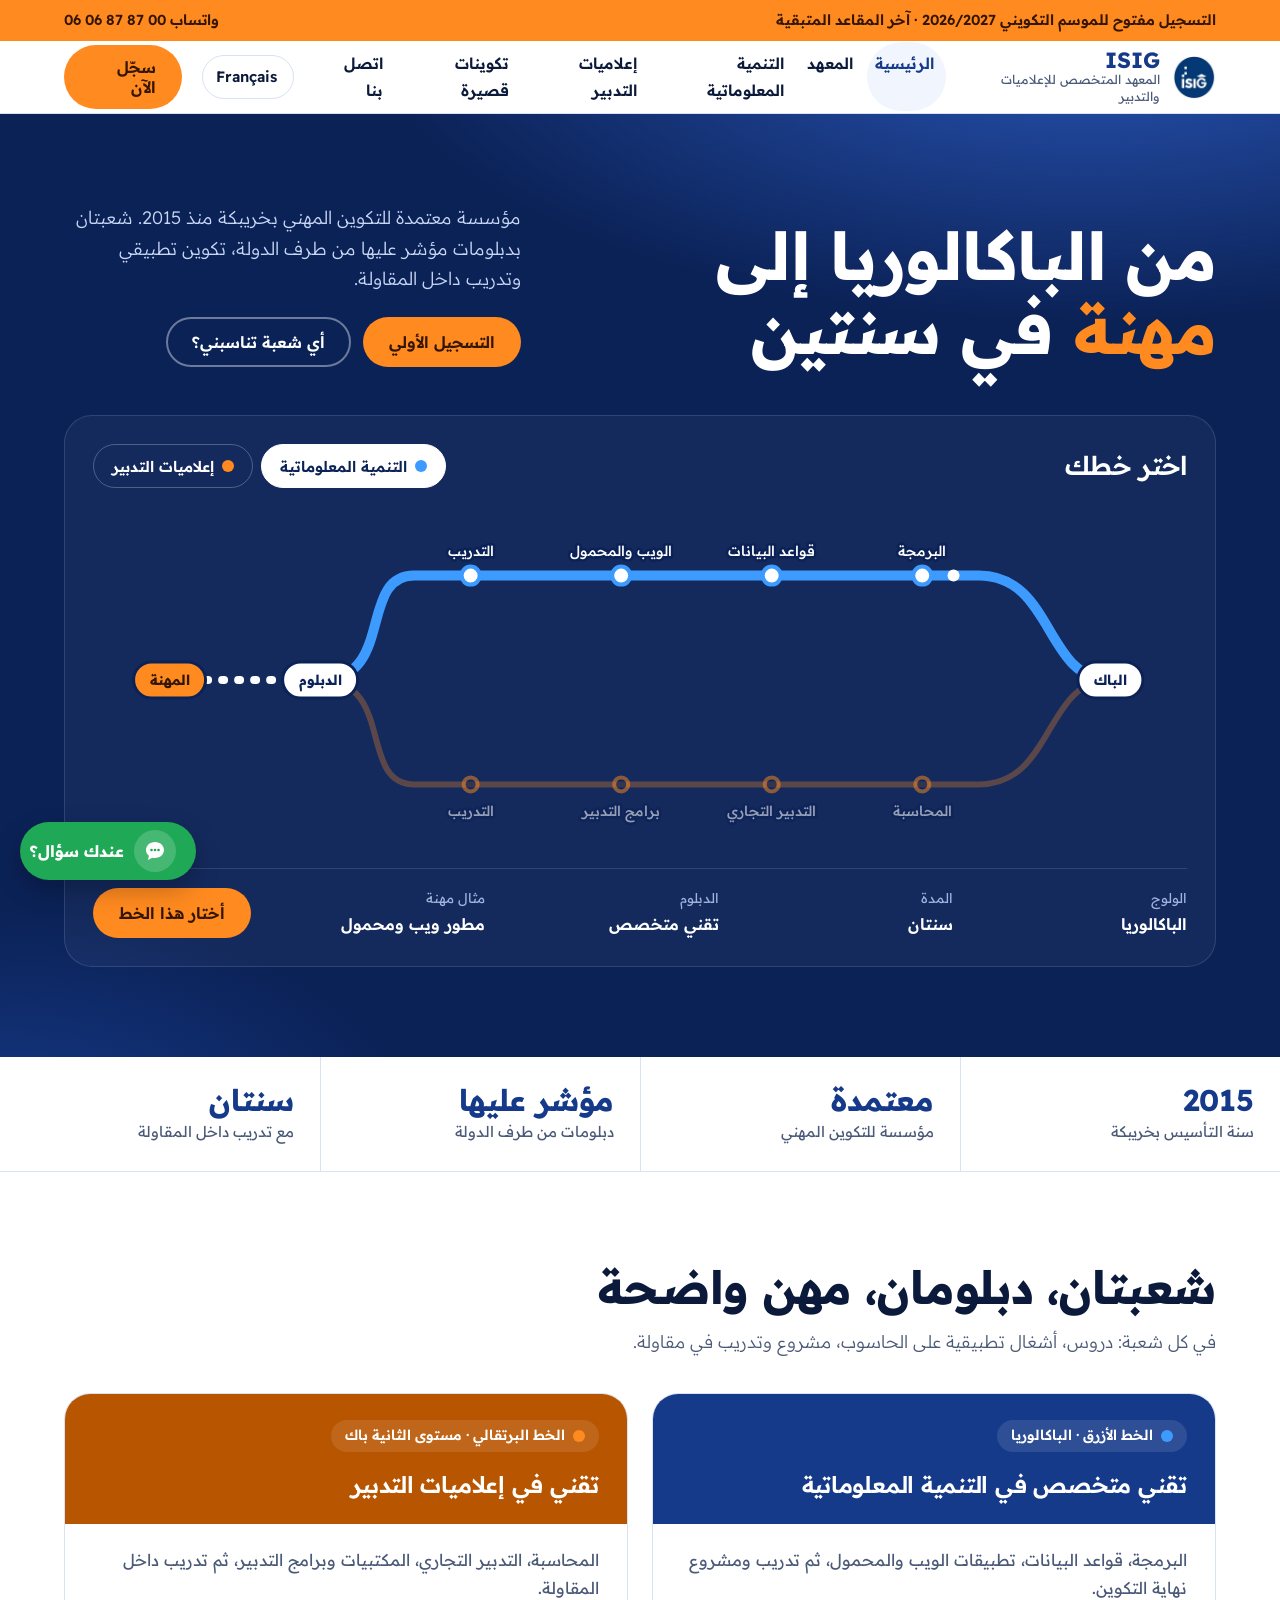
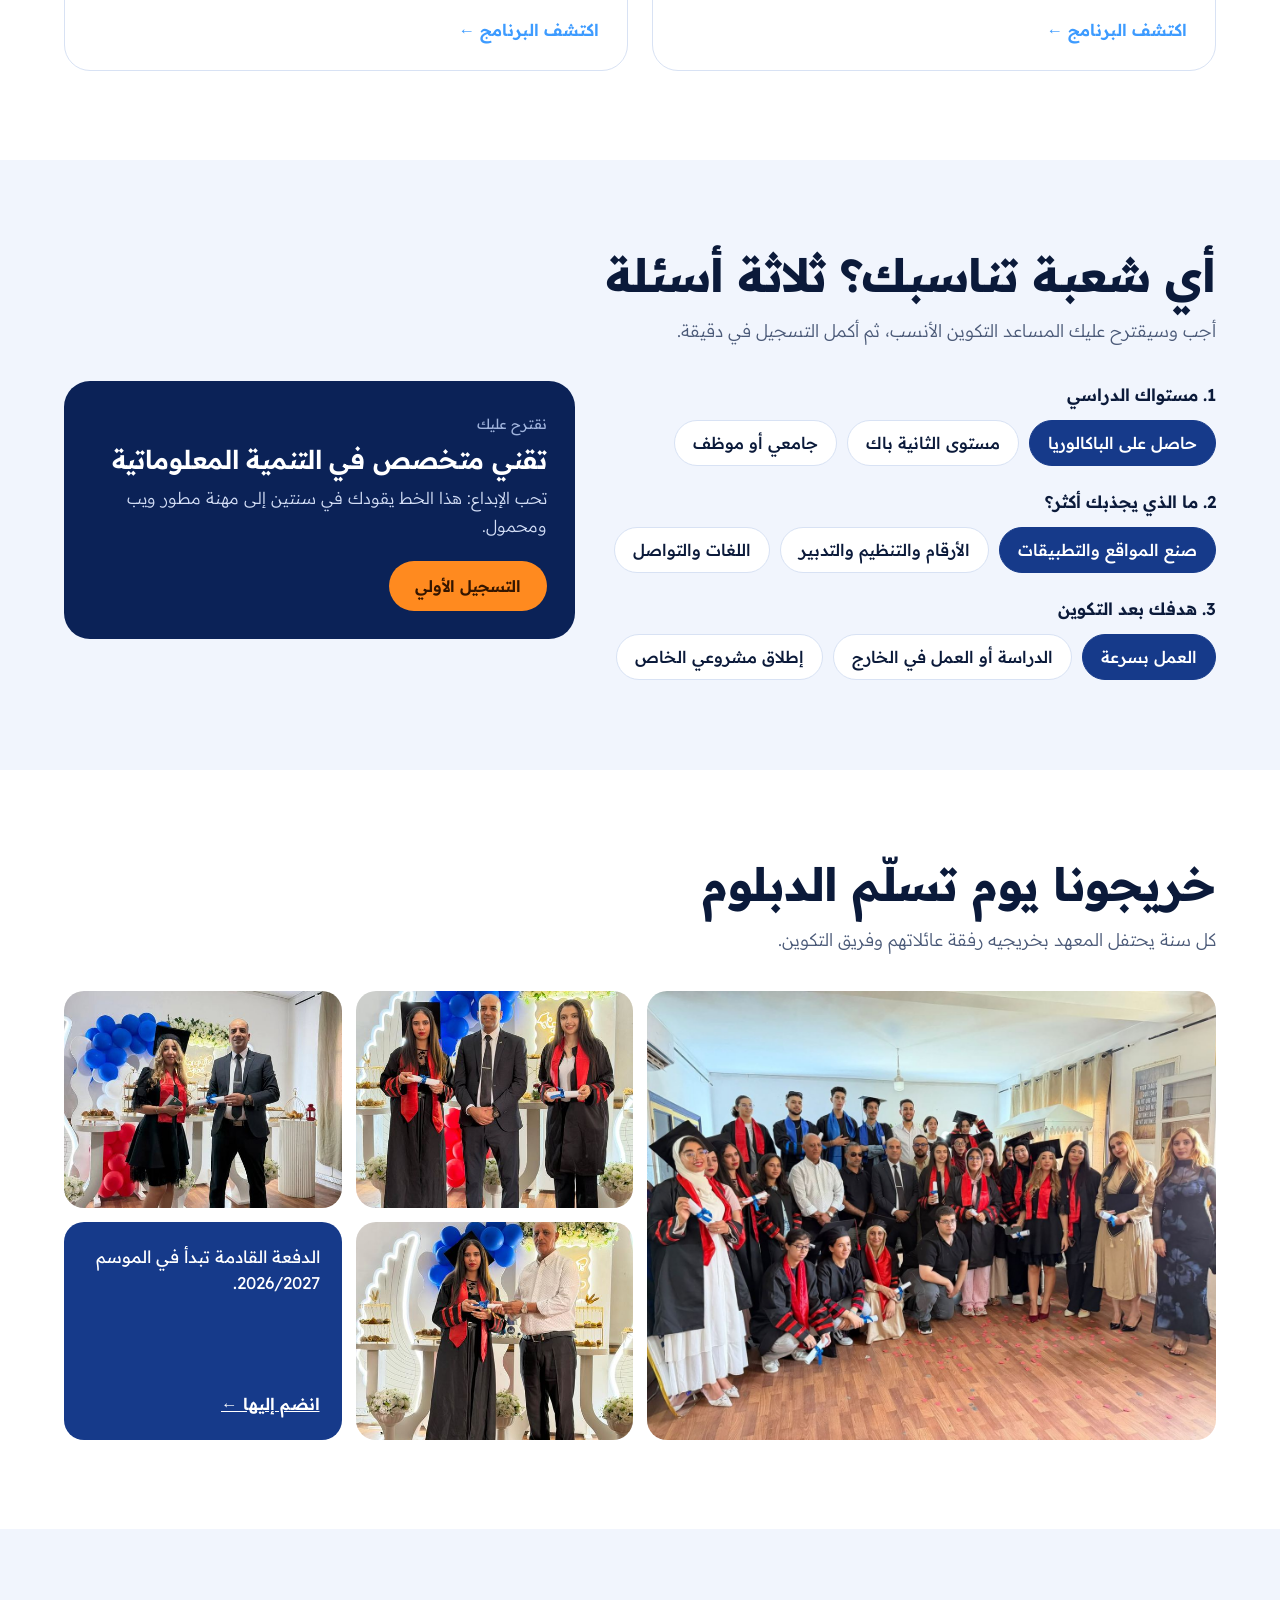
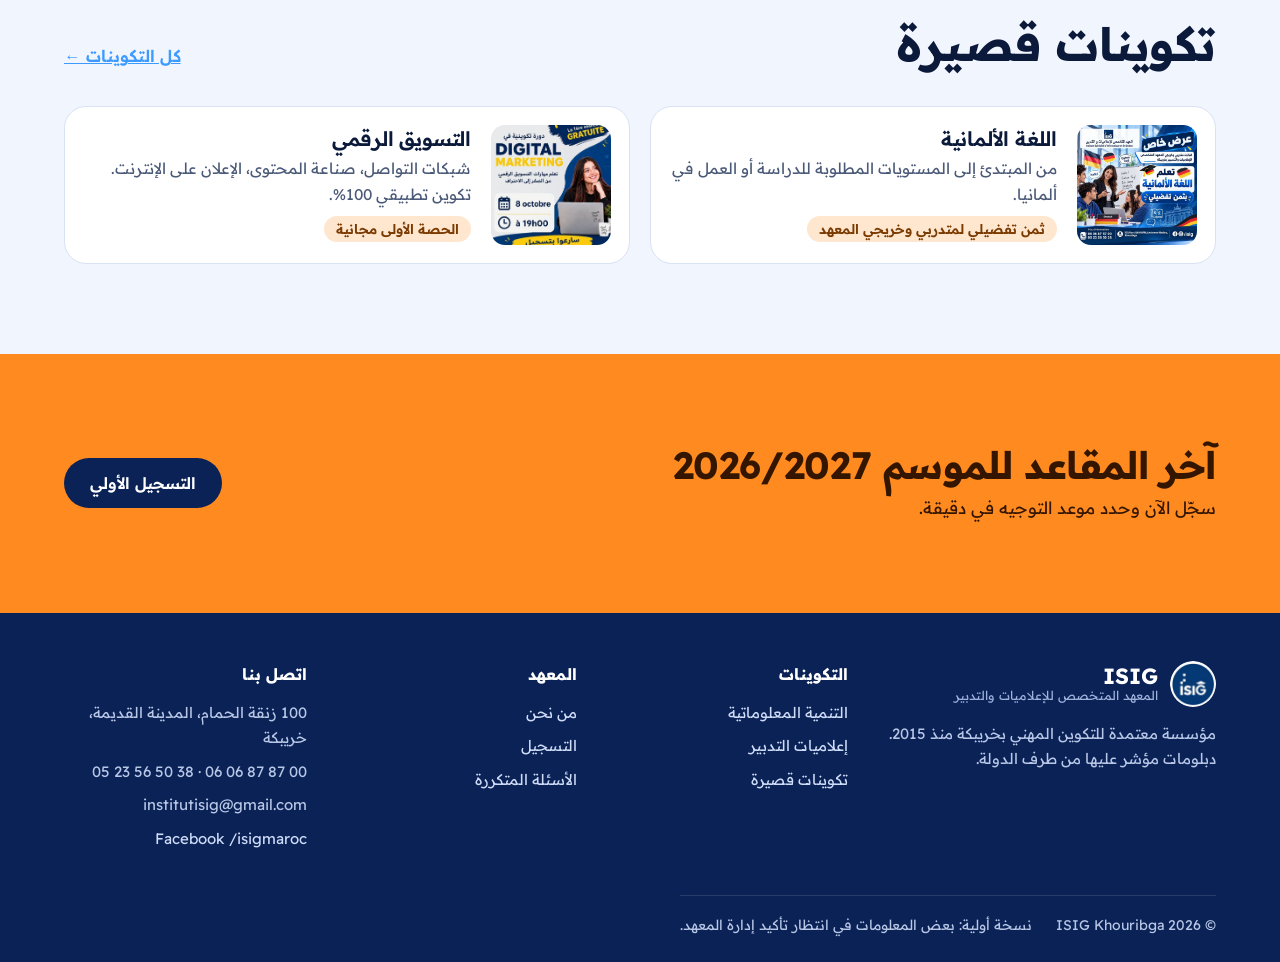
<file: index.html>
<!DOCTYPE html>
<html lang="ar" dir="rtl" class="l-ar">
<head>
<meta charset="utf-8">
<meta name="viewport" content="width=device-width, initial-scale=1">
<title>ISIG خريبكة | المعهد المتخصص للإعلاميات والتدبير</title>
<meta name="title-ar" content="ISIG خريبكة | المعهد المتخصص للإعلاميات والتدبير">
<meta name="title-fr" content="ISIG Khouribga | Institut Spécialisé d'Informatique et de Gestion">
<meta name="description" content="ISIG Khouribga : établissement de formation professionnelle accrédité depuis 2015. Technicien Spécialisé en Développement Informatique, Technicien en Gestion Informatisée, allemand, digital marketing.">
<link rel="canonical" href="https://isig1.vercel.app/">
<meta property="og:type" content="website">
<meta property="og:site_name" content="ISIG Khouribga">
<meta property="og:title" content="ISIG Khouribga | Institut Spécialisé d'Informatique et de Gestion">
<meta property="og:description" content="ISIG Khouribga : établissement de formation professionnelle accrédité depuis 2015. Technicien Spécialisé en Développement Informatique, Technicien en Gestion Informatisée, allemand, digital marketing.">
<meta property="og:url" content="https://isig1.vercel.app/">
<meta property="og:image" content="https://isig1.vercel.app/promo.jpg">
<meta name="theme-color" content="#0b2257">
<link rel="icon" href="logo.png">
<link rel="preconnect" href="https://fonts.googleapis.com">
<link rel="preconnect" href="https://fonts.gstatic.com" crossorigin>
<link href="https://fonts.googleapis.com/css2?family=Readex+Pro:wght@300;400;600;700&display=swap" rel="stylesheet">
<link rel="stylesheet" href="style.css">
<script>try{if(localStorage.getItem('isig-lang')==='fr'){var h=document.documentElement;h.className='l-fr';h.lang='fr';h.dir='ltr'}}catch(e){}</script>
<script type="application/ld+json">{"@context": "https://schema.org", "@type": "EducationalOrganization", "name": "ISIG – Institut Spécialisé d'Informatique et de Gestion", "alternateName": "المعهد المتخصص للإعلاميات والتدبير", "url": "https://isig1.vercel.app", "logo": "https://isig1.vercel.app/logo.png", "foundingDate": "2015", "email": "institutisig@gmail.com", "telephone": ["+212606878700", "+212523565038"], "address": {"@type": "PostalAddress", "streetAddress": "100, Rue Al Hamam, Ancienne Médina", "addressLocality": "Khouribga", "addressCountry": "MA"}, "sameAs": ["https://www.facebook.com/isigmaroc"]}</script>
</head>
<body>
<a class="skip" href="#main"><span class="ar">انتقل إلى المحتوى</span><span class="fr">Aller au contenu</span></a>
<div class="ann"><div class="wrap">
 <span><span class="ar">التسجيل مفتوح للموسم التكويني 2026/2027 · آخر المقاعد المتبقية</span><span class="fr">Inscriptions ouvertes 2026/2027 · dernières places disponibles</span></span>
 <a href="https://wa.me/212606878700"><span class="ar">واتساب</span><span class="fr">WhatsApp</span> <span class="nw">06 06 87 87 00</span></a>
</div></div>
<header>
 <nav class="nav wrap" aria-label="Navigation principale">
  <a class="logo" href="index.html"><img src="logo.png" width="46" height="46" alt="ISIG"><span><b>ISIG</b><small><span class="ar">المعهد المتخصص للإعلاميات والتدبير</span><span class="fr">Institut Spécialisé d'Informatique et de Gestion</span></small></span></a>
  <div class="links" id="links">
   <a href="index.html" aria-current="page"><span class="ar">الرئيسية</span><span class="fr">Accueil</span></a>
   <a href="institut.html"><span class="ar">المعهد</span><span class="fr">L'institut</span></a>
   <a href="developpement-informatique.html"><span class="ar">التنمية المعلوماتية</span><span class="fr">Informatique</span></a>
   <a href="gestion-informatisee.html"><span class="ar">إعلاميات التدبير</span><span class="fr">Gestion</span></a>
   <a href="formations-courtes.html"><span class="ar">تكوينات قصيرة</span><span class="fr">Formations courtes</span></a>
   <a href="contact.html"><span class="ar">اتصل بنا</span><span class="fr">Contact</span></a>
   <a class="mob" href="inscription.html"><span class="ar">التسجيل</span><span class="fr">Inscription</span></a>
  </div>
  <button class="lang" id="lang" type="button" aria-label="Langue / اللغة">Français</button>
  <button class="menu-btn" id="menu" type="button" aria-expanded="false" aria-controls="links" aria-label="Menu"><svg width="22" height="22" viewBox="0 0 22 22" aria-hidden="true"><path d="M3 6h16M3 11h16M3 16h16" stroke="currentColor" stroke-width="2.2" stroke-linecap="round"/></svg></button>
  <a class="btn b-org" href="inscription.html"><span class="ar">سجّل الآن</span><span class="fr">S'inscrire</span></a>
 </nav>
</header>
<main id="main">
<section class="hero band" id="accueil">
 <div class="wrap">
  <div class="htop">
   <h1><span class="ar">من الباكالوريا إلى <em>مهنة</em> في سنتين</span><span class="fr">Du Bac à un <em>métier</em> en deux ans</span></h1>
   <div>
    <p class="sub"><span class="ar">مؤسسة معتمدة للتكوين المهني بخريبكة منذ 2015. شعبتان بدبلومات مؤشر عليها من طرف الدولة، تكوين تطبيقي وتدريب داخل المقاولة.</span><span class="fr">Établissement de formation professionnelle accrédité à Khouribga depuis 2015. Deux filières aux diplômes visés par l'État, une pédagogie pratique et un stage en entreprise.</span></p>
    <div class="ctas">
     <a class="btn b-org" href="inscription.html"><span class="ar">التسجيل الأولي</span><span class="fr">Pré-inscription</span></a>
     <a class="btn b-ghost" href="#orientation"><span class="ar">أي شعبة تناسبني؟</span><span class="fr">Quelle filière pour moi ?</span></a>
    </div>
   </div>
  </div>

  <div class="mapbox">
   <div class="mhead">
    <h2><span class="ar">اختر خطك</span><span class="fr">Choisissez votre ligne</span></h2>
    <div class="seg" role="group" aria-label="Filière">
     <button type="button" data-k="dev" aria-pressed="true"><i style="background:#3d9bff"></i><span class="ar">التنمية المعلوماتية</span><span class="fr">Développement informatique</span></button>
     <button type="button" data-k="ges" aria-pressed="false"><i style="background:#ff8a1f"></i><span class="ar">إعلاميات التدبير</span><span class="fr">Gestion informatisée</span></button>
    </div>
   </div>
   <div class="fig"><svg id="map" role="img" aria-label="Parcours de formation du Bac à l'emploi"></svg></div>
   <div class="info" id="info"></div>
  </div>
 </div>
</section>
<div class="proof">
 <div><b>2015</b><span class="ar">سنة التأسيس بخريبكة</span><span class="fr">Création à Khouribga</span></div>
 <div><b><span class="ar">معتمدة</span><span class="fr">Accrédité</span></b><span class="ar">مؤسسة للتكوين المهني</span><span class="fr">Formation professionnelle</span></div>
 <div><b><span class="ar">مؤشر عليها</span><span class="fr">Visés</span></b><span class="ar">دبلومات من طرف الدولة</span><span class="fr">Diplômes visés par l'État</span></div>
 <div><b><span class="ar">سنتان</span><span class="fr">2 ans</span></b><span class="ar">مع تدريب داخل المقاولة</span><span class="fr">Avec stage en entreprise</span></div>
</div>
<section class="band" id="filieres"><div class="wrap">
 <h2><span class="ar">شعبتان، دبلومان، مهن واضحة</span><span class="fr">Deux filières, deux diplômes, des métiers clairs</span></h2>
 <p class="lead"><span class="ar">في كل شعبة: دروس، أشغال تطبيقية على الحاسوب، مشروع وتدريب في مقاولة.</span><span class="fr">Dans chaque filière : cours, travaux pratiques sur ordinateur, projet et stage en entreprise.</span></p>
 <div class="fcards">
  <a class="fcard" href="developpement-informatique.html">
   <div class="top"><span class="badge line-dev"><i></i><span class="ar">الخط الأزرق · الباكالوريا</span><span class="fr">Ligne bleue · accès Bac</span></span><h3><span class="ar">تقني متخصص في التنمية المعلوماتية</span><span class="fr">Technicien Spécialisé en Développement Informatique</span></h3></div>
   <div class="bd"><p><span class="ar">البرمجة، قواعد البيانات، تطبيقات الويب والمحمول، ثم تدريب ومشروع نهاية التكوين.</span><span class="fr">Programmation, bases de données, applications web et mobiles, puis stage et projet de fin de formation.</span></p><span class="more"><span class="ar">اكتشف البرنامج ←</span><span class="fr">Découvrir le programme →</span></span></div>
  </a>
  <a class="fcard g" href="gestion-informatisee.html">
   <div class="top"><span class="badge line-ges"><i></i><span class="ar">الخط البرتقالي · مستوى الثانية باك</span><span class="fr">Ligne orange · niveau 2e année Bac</span></span><h3><span class="ar">تقني في إعلاميات التدبير</span><span class="fr">Technicien en Gestion Informatisée</span></h3></div>
   <div class="bd"><p><span class="ar">المحاسبة، التدبير التجاري، المكتبيات وبرامج التدبير، ثم تدريب داخل المقاولة.</span><span class="fr">Comptabilité, gestion commerciale, bureautique et logiciels de gestion, puis stage en entreprise.</span></p><span class="more"><span class="ar">اكتشف البرنامج ←</span><span class="fr">Découvrir le programme →</span></span></div>
  </a>
 </div>
</div></section>
<section class="band alt" id="orientation">
 <div class="wrap">
  <h2><span class="ar">أي شعبة تناسبك؟ ثلاثة أسئلة</span><span class="fr">Quelle filière vous correspond ? Trois questions</span></h2>
  <p class="lead"><span class="ar">أجب وسيقترح عليك المساعد التكوين الأنسب، ثم أكمل التسجيل في دقيقة.</span><span class="fr">Répondez, nous vous proposons la formation la plus adaptée, puis pré-inscrivez-vous en une minute.</span></p>
  <div class="quiz">
   <div class="qs" id="qs">
    <fieldset><legend><span class="ar">1. مستواك الدراسي</span><span class="fr">1. Votre niveau d'études</span></legend><div class="opts">
     <label><input type="radio" name="q1" value="bac" checked><span class="o"><span class="ar">حاصل على الباكالوريا</span><span class="fr">J'ai le Bac</span></span></label>
     <label><input type="radio" name="q1" value="bac2"><span class="o"><span class="ar">مستوى الثانية باك</span><span class="fr">Niveau 2e année Bac</span></span></label>
     <label><input type="radio" name="q1" value="sup"><span class="o"><span class="ar">جامعي أو موظف</span><span class="fr">Étudiant ou salarié</span></span></label>
    </div></fieldset>
    <fieldset><legend><span class="ar">2. ما الذي يجذبك أكثر؟</span><span class="fr">2. Ce qui vous attire le plus</span></legend><div class="opts">
     <label><input type="radio" name="q2" value="code" checked><span class="o"><span class="ar">صنع المواقع والتطبيقات</span><span class="fr">Créer des sites et des applications</span></span></label>
     <label><input type="radio" name="q2" value="ges"><span class="o"><span class="ar">الأرقام والتنظيم والتدبير</span><span class="fr">Les chiffres, l'organisation, la gestion</span></span></label>
     <label><input type="radio" name="q2" value="com"><span class="o"><span class="ar">اللغات والتواصل</span><span class="fr">Les langues et la communication</span></span></label>
    </div></fieldset>
    <fieldset><legend><span class="ar">3. هدفك بعد التكوين</span><span class="fr">3. Votre objectif après la formation</span></legend><div class="opts">
     <label><input type="radio" name="q3" value="job" checked><span class="o"><span class="ar">العمل بسرعة</span><span class="fr">Travailler vite</span></span></label>
     <label><input type="radio" name="q3" value="abroad"><span class="o"><span class="ar">الدراسة أو العمل في الخارج</span><span class="fr">Étudier ou travailler à l'étranger</span></span></label>
     <label><input type="radio" name="q3" value="biz"><span class="o"><span class="ar">إطلاق مشروعي الخاص</span><span class="fr">Lancer mon activité</span></span></label>
    </div></fieldset>
   </div>
   <aside class="result" id="result" aria-live="polite"></aside>
  </div>
 </div>
</section>
<section class="band" id="laureats">
 <div class="wrap">
  <h2><span class="ar">خريجونا يوم تسلّم الدبلوم</span><span class="fr">Nos lauréats, le jour du diplôme</span></h2>
  <p class="lead"><span class="ar">كل سنة يحتفل المعهد بخريجيه رفقة عائلاتهم وفريق التكوين.</span><span class="fr">Chaque année, l'institut célèbre ses lauréats avec leurs familles et l'équipe pédagogique.</span></p>
  <div class="mosaic">
   <figure class="big"><img src="promo.jpg" width="1400" height="1050" alt="Promotion de lauréats ISIG en toge"></figure>
   <figure><img src="diplome-1.jpg" width="540" height="720" loading="lazy" alt="Remise de diplômes ISIG"></figure>
   <figure><img src="diplome-2.jpg" width="540" height="720" loading="lazy" alt="Remise de diplôme ISIG"></figure>
   <figure><img src="diplome-3.jpg" width="540" height="720" loading="lazy" alt="Remise de diplôme ISIG"></figure>
   <figure class="note"><p><span class="ar">الدفعة القادمة تبدأ في الموسم 2026/2027.</span><span class="fr">La prochaine promotion commence en 2026/2027.</span></p><a href="inscription.html"><span class="ar">انضم إليها ←</span><span class="fr">La rejoindre →</span></a></figure>
  </div>
 </div>
</section>
<section class="band alt"><div class="wrap">
 <div class="shead" style="margin-top:0"><h2><span class="ar">تكوينات قصيرة</span><span class="fr">Formations courtes</span></h2><a class="lnk" style="font-weight:600;color:var(--sky)" href="formations-courtes.html"><span class="ar">كل التكوينات ←</span><span class="fr">Toutes les formations →</span></a></div>
 <div class="short">
   <div class="sc"><img src="affiche-allemand.jpg" width="820" height="820" loading="lazy" alt=""><div><h3><span class="ar">اللغة الألمانية</span><span class="fr">Langue allemande</span></h3><p><span class="ar">من المبتدئ إلى المستويات المطلوبة للدراسة أو العمل في ألمانيا.</span><span class="fr">Du débutant aux niveaux demandés pour étudier ou travailler en Allemagne.</span></p><span class="tag"><span class="ar">ثمن تفضيلي لمتدربي وخريجي المعهد</span><span class="fr">Tarif préférentiel stagiaires et lauréats</span></span></div></div>
   <div class="sc"><img src="affiche-marketing.jpg" width="547" height="820" loading="lazy" alt=""><div><h3><span class="ar">التسويق الرقمي</span><span class="fr">Digital Marketing</span></h3><p><span class="ar">شبكات التواصل، صناعة المحتوى، الإعلان على الإنترنت. تكوين تطبيقي 100%.</span><span class="fr">Réseaux sociaux, création de contenu, publicité en ligne. 100 % pratique.</span></p><span class="tag"><span class="ar">الحصة الأولى مجانية</span><span class="fr">1re séance gratuite</span></span></div></div>
  </div>
</div></section>
<section class="band cta"><div class="wrap">
 <div><h2><span class="ar">آخر المقاعد للموسم 2026/2027</span><span class="fr">Dernières places pour 2026/2027</span></h2><p><span class="ar">سجّل الآن وحدد موعد التوجيه في دقيقة.</span><span class="fr">Pré-inscrivez-vous et fixez votre rendez-vous d'orientation en une minute.</span></p></div>
 <a class="btn" href="inscription.html"><span class="ar">التسجيل الأولي</span><span class="fr">Pré-inscription</span></a>
</div></section>
</main>
<footer class="foot">
 <div class="wrap">
  <div class="cols">
   <div>
    <a class="logo" href="index.html"><img src="logo.png" width="46" height="46" alt="ISIG"><span><b>ISIG</b><small><span class="ar">المعهد المتخصص للإعلاميات والتدبير</span><span class="fr">Institut Spécialisé d'Informatique et de Gestion</span></small></span></a>
    <p style="margin-top:14px;max-width:38ch"><span class="ar">مؤسسة معتمدة للتكوين المهني بخريبكة منذ 2015. دبلومات مؤشر عليها من طرف الدولة.</span><span class="fr">Établissement de formation professionnelle accrédité à Khouribga depuis 2015. Diplômes visés par l'État.</span></p>
   </div>
   <div><h4><span class="ar">التكوينات</span><span class="fr">Formations</span></h4><ul>
    <li><a href="developpement-informatique.html"><span class="ar">التنمية المعلوماتية</span><span class="fr">Développement informatique</span></a></li>
    <li><a href="gestion-informatisee.html"><span class="ar">إعلاميات التدبير</span><span class="fr">Gestion informatisée</span></a></li>
    <li><a href="formations-courtes.html"><span class="ar">تكوينات قصيرة</span><span class="fr">Formations courtes</span></a></li>
   </ul></div>
   <div><h4><span class="ar">المعهد</span><span class="fr">L'institut</span></h4><ul>
    <li><a href="institut.html"><span class="ar">من نحن</span><span class="fr">Qui sommes-nous</span></a></li>
    <li><a href="inscription.html"><span class="ar">التسجيل</span><span class="fr">Inscription</span></a></li>
    <li><a href="contact.html"><span class="ar">الأسئلة المتكررة</span><span class="fr">Questions fréquentes</span></a></li>
   </ul></div>
   <div><h4><span class="ar">اتصل بنا</span><span class="fr">Contact</span></h4><ul>
    <li><span class="ar">100 زنقة الحمام، المدينة القديمة، خريبكة</span><span class="fr">100, Rue Al Hamam, Ancienne Médina, Khouribga</span></li>
    <li><span class="nw">06 06 87 87 00</span> · <span class="nw">05 23 56 50 38</span></li>
    <li style="overflow-wrap:anywhere">institutisig@gmail.com</li>
    <li><a href="https://www.facebook.com/isigmaroc">Facebook /isigmaroc</a></li>
   </ul></div>
  </div>
  <div class="legal"><span>© 2026 ISIG Khouribga</span><span><span class="ar">نسخة أولية: بعض المعلومات في انتظار تأكيد إدارة المعهد.</span><span class="fr">Version de présentation : certaines informations sont à confirmer par la direction.</span></span></div>
 </div>
</footer>

<button class="fab" id="fab" type="button" aria-expanded="false" aria-controls="chat">
 <span class="bub"><svg width="24" height="24" viewBox="0 0 24 24" aria-hidden="true"><path d="M12 3C7 3 3 6.6 3 11c0 2.3 1.1 4.4 2.9 5.8L5 21l4.3-2.3c.9.2 1.8.3 2.7.3 5 0 9-3.6 9-8s-4-8-9-8z" fill="#fff"/><circle cx="8.5" cy="11" r="1.3" fill="#1fa855"/><circle cx="12" cy="11" r="1.3" fill="#1fa855"/><circle cx="15.5" cy="11" r="1.3" fill="#1fa855"/></svg></span>
 <span class="lbl"><span class="ar">عندك سؤال؟</span><span class="fr">Une question ?</span></span>
</button>
<div class="chat" id="chat" role="dialog" aria-label="Assistant ISIG">
 <div class="chead">
  <img src="logo.png" alt="">
  <div><b><span class="ar">مساعد ISIG</span><span class="fr">Assistant ISIG</span></b><small><span class="ar">جواب فوري، ثم مستشار على واتساب</span><span class="fr">Réponse immédiate, puis un conseiller sur WhatsApp</span></small></div>
  <button type="button" id="cclose" aria-label="Fermer / إغلاق">×</button>
 </div>
 <div class="msgs" id="msgs" aria-live="polite"></div>
 <form class="cin" id="cform" style="background:var(--bg);border-radius:0;padding:10px;gap:8px;display:flex">
  <input id="cq" autocomplete="off" aria-label="Votre question / سؤالك">
  <button type="submit" aria-label="Envoyer / إرسال">➤</button>
 </form>
 <a class="cwa" id="cwa" href="https://wa.me/212606878700"><span class="ar">متابعة المحادثة على واتساب</span><span class="fr">Continuer sur WhatsApp</span></a>
</div>

<script src="main.js"></script>
</body>
</html>
</file>
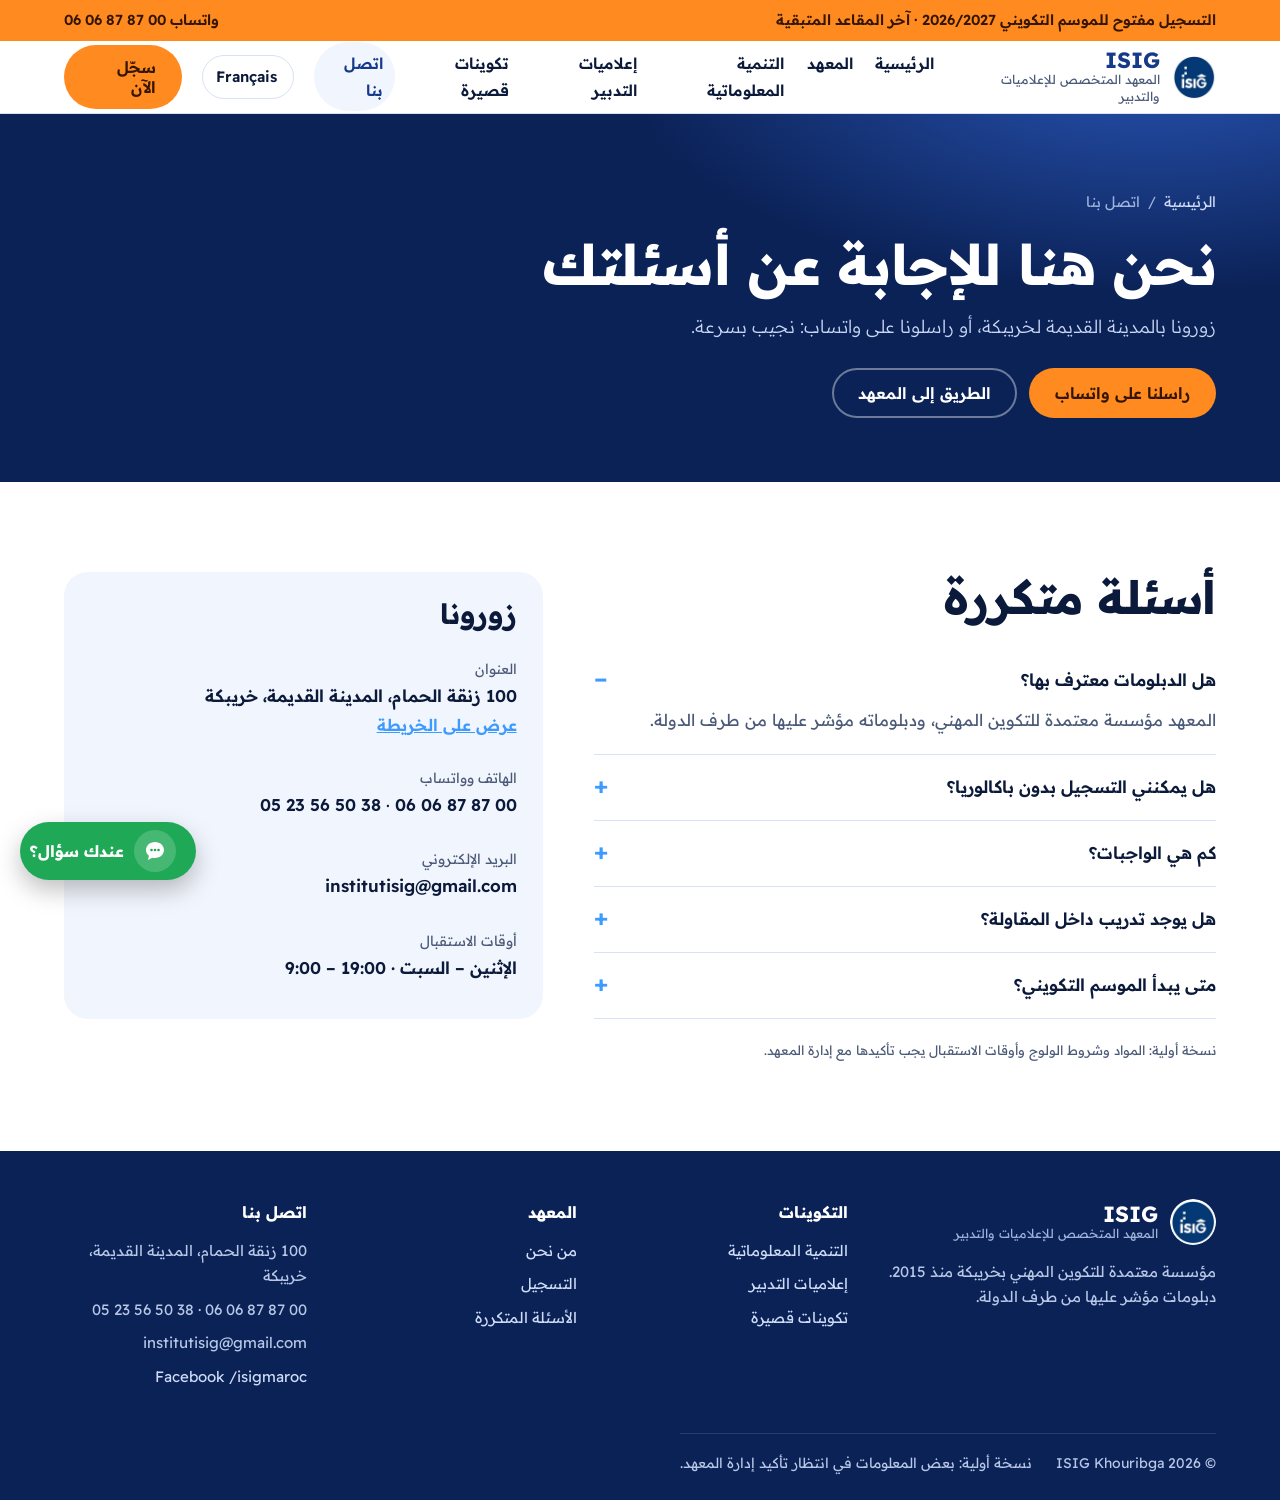
<file: contact.html>
<!DOCTYPE html>
<html lang="ar" dir="rtl" class="l-ar">
<head>
<meta charset="utf-8">
<meta name="viewport" content="width=device-width, initial-scale=1">
<title>اتصل بنا | ISIG خريبكة</title>
<meta name="title-ar" content="اتصل بنا | ISIG خريبكة">
<meta name="title-fr" content="Contact | ISIG Khouribga">
<meta name="description" content="Contact ISIG Khouribga : 100, Rue Al Hamam, Ancienne Médina. Tél. 06 06 87 87 00. Questions fréquentes.">
<link rel="canonical" href="https://isig1.vercel.app/contact.html">
<meta property="og:type" content="website">
<meta property="og:site_name" content="ISIG Khouribga">
<meta property="og:title" content="Contact | ISIG Khouribga">
<meta property="og:description" content="Contact ISIG Khouribga : 100, Rue Al Hamam, Ancienne Médina. Tél. 06 06 87 87 00. Questions fréquentes.">
<meta property="og:url" content="https://isig1.vercel.app/contact.html">
<meta property="og:image" content="https://isig1.vercel.app/promo.jpg">
<meta name="theme-color" content="#0b2257">
<link rel="icon" href="logo.png">
<link rel="preconnect" href="https://fonts.googleapis.com">
<link rel="preconnect" href="https://fonts.gstatic.com" crossorigin>
<link href="https://fonts.googleapis.com/css2?family=Readex+Pro:wght@300;400;600;700&display=swap" rel="stylesheet">
<link rel="stylesheet" href="style.css">
<script>try{if(localStorage.getItem('isig-lang')==='fr'){var h=document.documentElement;h.className='l-fr';h.lang='fr';h.dir='ltr'}}catch(e){}</script>
</head>
<body>
<a class="skip" href="#main"><span class="ar">انتقل إلى المحتوى</span><span class="fr">Aller au contenu</span></a>
<div class="ann"><div class="wrap">
 <span><span class="ar">التسجيل مفتوح للموسم التكويني 2026/2027 · آخر المقاعد المتبقية</span><span class="fr">Inscriptions ouvertes 2026/2027 · dernières places disponibles</span></span>
 <a href="https://wa.me/212606878700"><span class="ar">واتساب</span><span class="fr">WhatsApp</span> <span class="nw">06 06 87 87 00</span></a>
</div></div>
<header>
 <nav class="nav wrap" aria-label="Navigation principale">
  <a class="logo" href="index.html"><img src="logo.png" width="46" height="46" alt="ISIG"><span><b>ISIG</b><small><span class="ar">المعهد المتخصص للإعلاميات والتدبير</span><span class="fr">Institut Spécialisé d'Informatique et de Gestion</span></small></span></a>
  <div class="links" id="links">
   <a href="index.html"><span class="ar">الرئيسية</span><span class="fr">Accueil</span></a>
   <a href="institut.html"><span class="ar">المعهد</span><span class="fr">L'institut</span></a>
   <a href="developpement-informatique.html"><span class="ar">التنمية المعلوماتية</span><span class="fr">Informatique</span></a>
   <a href="gestion-informatisee.html"><span class="ar">إعلاميات التدبير</span><span class="fr">Gestion</span></a>
   <a href="formations-courtes.html"><span class="ar">تكوينات قصيرة</span><span class="fr">Formations courtes</span></a>
   <a href="contact.html" aria-current="page"><span class="ar">اتصل بنا</span><span class="fr">Contact</span></a>
   <a class="mob" href="inscription.html"><span class="ar">التسجيل</span><span class="fr">Inscription</span></a>
  </div>
  <button class="lang" id="lang" type="button" aria-label="Langue / اللغة">Français</button>
  <button class="menu-btn" id="menu" type="button" aria-expanded="false" aria-controls="links" aria-label="Menu"><svg width="22" height="22" viewBox="0 0 22 22" aria-hidden="true"><path d="M3 6h16M3 11h16M3 16h16" stroke="currentColor" stroke-width="2.2" stroke-linecap="round"/></svg></button>
  <a class="btn b-org" href="inscription.html"><span class="ar">سجّل الآن</span><span class="fr">S'inscrire</span></a>
 </nav>
</header>
<main id="main">
<section class="phero"><div class="wrap">
 <nav class="crumb" aria-label="Fil d'Ariane"><a href="index.html"><span class="ar">الرئيسية</span><span class="fr">Accueil</span></a><span aria-hidden="true">/</span><span><span class="ar">اتصل بنا</span><span class="fr">Contact</span></span></nav>
 <h1><span class="ar">نحن هنا للإجابة عن أسئلتك</span><span class="fr">Nous sommes là pour répondre à vos questions</span></h1>
 <p class="sub"><span class="ar">زورونا بالمدينة القديمة لخريبكة، أو راسلونا على واتساب: نجيب بسرعة.</span><span class="fr">Passez nous voir dans l'ancienne médina de Khouribga, ou écrivez-nous sur WhatsApp : nous répondons vite.</span></p>
 <div class="ctas"><a class="btn b-org" href="https://wa.me/212606878700"><span class="ar">راسلنا على واتساب</span><span class="fr">Écrire sur WhatsApp</span></a><a class="btn b-ghost" href="https://www.google.com/maps/search/?api=1&amp;query=100+Rue+Al+Hamam+Khouribga"><span class="ar">الطريق إلى المعهد</span><span class="fr">Itinéraire</span></a></div>
</div></section>
<section class="band" id="faq">
 <div class="wrap fc">
  <div>
   <h2><span class="ar">أسئلة متكررة</span><span class="fr">Questions fréquentes</span></h2>
   <div style="margin-top:24px">
    <details open><summary><span class="ar">هل الدبلومات معترف بها؟</span><span class="fr">Les diplômes sont-ils reconnus ?</span></summary><p><span class="ar">المعهد مؤسسة معتمدة للتكوين المهني، ودبلوماته مؤشر عليها من طرف الدولة.</span><span class="fr">L'institut est un établissement de formation professionnelle accrédité, et ses diplômes sont visés par l'État.</span></p></details>
    <details><summary><span class="ar">هل يمكنني التسجيل بدون باكالوريا؟</span><span class="fr">Puis-je m'inscrire sans le Bac ?</span></summary><p><span class="ar">نعم في شعبة تقني في إعلاميات التدبير (مستوى الثانية باكالوريا) وفي التكوينات القصيرة. شعبة التقني المتخصص تتطلب الباكالوريا.</span><span class="fr">Oui, en Technicien Gestion informatisée (niveau 2e année Bac) et dans les formations courtes. Le Technicien Spécialisé demande le Bac.</span></p></details>
    <details><summary><span class="ar">كم هي الواجبات؟</span><span class="fr">Quels sont les frais ?</span></summary><p><span class="ar">تختلف حسب التكوين وتسهيلات الأداء. اتصل بنا على واتساب لمعرفة الثمن المضبوط.</span><span class="fr">Ils dépendent de la formation et des facilités de paiement. Contactez-nous sur WhatsApp pour le tarif exact.</span></p></details>
    <details><summary><span class="ar">هل يوجد تدريب داخل المقاولة؟</span><span class="fr">Y a-t-il un stage en entreprise ?</span></summary><p><span class="ar">نعم، يتضمن التكوين تدريبا عمليا داخل مقاولة قبل الحصول على الدبلوم.</span><span class="fr">Oui, la formation comprend un stage pratique en entreprise avant le diplôme.</span></p></details>
    <details><summary><span class="ar">متى يبدأ الموسم التكويني؟</span><span class="fr">Quand commence l'année de formation ?</span></summary><p><span class="ar">التسجيل مفتوح للموسم 2026/2027 في حدود المقاعد المتبقية. نحدد معك تاريخ البداية خلال موعد التوجيه.</span><span class="fr">Les inscriptions 2026/2027 sont ouvertes dans la limite des places. La date de démarrage vous est confirmée au rendez-vous d'orientation.</span></p></details>
   </div>
  </div>
  <div class="card" id="contact">
   <h2 style="font-size:28px"><span class="ar">زورونا</span><span class="fr">Nous rendre visite</span></h2>
   <div><small><span class="ar">العنوان</span><span class="fr">Adresse</span></small><b><span class="ar">100 زنقة الحمام، المدينة القديمة، خريبكة</span><span class="fr">100, Rue Al Hamam, Ancienne Médina, Khouribga</span></b><br><a class="lnk" href="https://www.google.com/maps/search/?api=1&amp;query=100+Rue+Al+Hamam+Khouribga"><span class="ar">عرض على الخريطة</span><span class="fr">Voir sur la carte</span></a></div>
   <div><small><span class="ar">الهاتف وواتساب</span><span class="fr">Téléphone et WhatsApp</span></small><b class="nw">06 06 87 87 00</b> · <b class="nw">05 23 56 50 38</b></div>
   <div><small><span class="ar">البريد الإلكتروني</span><span class="fr">E-mail</span></small><b style="overflow-wrap:anywhere">institutisig@gmail.com</b></div>
   <div><small><span class="ar">أوقات الاستقبال</span><span class="fr">Horaires d'accueil</span></small><b><span class="ar">الإثنين – السبت</span><span class="fr">Lundi – samedi</span> · <span class="nw">9:00 – 19:00</span></b></div>
  </div>
 </div>
 <p class="wrap proto"><span class="ar">نسخة أولية: المواد وشروط الولوج وأوقات الاستقبال يجب تأكيدها مع إدارة المعهد.</span><span class="fr">Prototype : modules, conditions d'accès et horaires à valider avec la direction de l'institut.</span></p>
</section></main>
<footer class="foot">
 <div class="wrap">
  <div class="cols">
   <div>
    <a class="logo" href="index.html"><img src="logo.png" width="46" height="46" alt="ISIG"><span><b>ISIG</b><small><span class="ar">المعهد المتخصص للإعلاميات والتدبير</span><span class="fr">Institut Spécialisé d'Informatique et de Gestion</span></small></span></a>
    <p style="margin-top:14px;max-width:38ch"><span class="ar">مؤسسة معتمدة للتكوين المهني بخريبكة منذ 2015. دبلومات مؤشر عليها من طرف الدولة.</span><span class="fr">Établissement de formation professionnelle accrédité à Khouribga depuis 2015. Diplômes visés par l'État.</span></p>
   </div>
   <div><h4><span class="ar">التكوينات</span><span class="fr">Formations</span></h4><ul>
    <li><a href="developpement-informatique.html"><span class="ar">التنمية المعلوماتية</span><span class="fr">Développement informatique</span></a></li>
    <li><a href="gestion-informatisee.html"><span class="ar">إعلاميات التدبير</span><span class="fr">Gestion informatisée</span></a></li>
    <li><a href="formations-courtes.html"><span class="ar">تكوينات قصيرة</span><span class="fr">Formations courtes</span></a></li>
   </ul></div>
   <div><h4><span class="ar">المعهد</span><span class="fr">L'institut</span></h4><ul>
    <li><a href="institut.html"><span class="ar">من نحن</span><span class="fr">Qui sommes-nous</span></a></li>
    <li><a href="inscription.html"><span class="ar">التسجيل</span><span class="fr">Inscription</span></a></li>
    <li><a href="contact.html"><span class="ar">الأسئلة المتكررة</span><span class="fr">Questions fréquentes</span></a></li>
   </ul></div>
   <div><h4><span class="ar">اتصل بنا</span><span class="fr">Contact</span></h4><ul>
    <li><span class="ar">100 زنقة الحمام، المدينة القديمة، خريبكة</span><span class="fr">100, Rue Al Hamam, Ancienne Médina, Khouribga</span></li>
    <li><span class="nw">06 06 87 87 00</span> · <span class="nw">05 23 56 50 38</span></li>
    <li style="overflow-wrap:anywhere">institutisig@gmail.com</li>
    <li><a href="https://www.facebook.com/isigmaroc">Facebook /isigmaroc</a></li>
   </ul></div>
  </div>
  <div class="legal"><span>© 2026 ISIG Khouribga</span><span><span class="ar">نسخة أولية: بعض المعلومات في انتظار تأكيد إدارة المعهد.</span><span class="fr">Version de présentation : certaines informations sont à confirmer par la direction.</span></span></div>
 </div>
</footer>

<button class="fab" id="fab" type="button" aria-expanded="false" aria-controls="chat">
 <span class="bub"><svg width="24" height="24" viewBox="0 0 24 24" aria-hidden="true"><path d="M12 3C7 3 3 6.6 3 11c0 2.3 1.1 4.4 2.9 5.8L5 21l4.3-2.3c.9.2 1.8.3 2.7.3 5 0 9-3.6 9-8s-4-8-9-8z" fill="#fff"/><circle cx="8.5" cy="11" r="1.3" fill="#1fa855"/><circle cx="12" cy="11" r="1.3" fill="#1fa855"/><circle cx="15.5" cy="11" r="1.3" fill="#1fa855"/></svg></span>
 <span class="lbl"><span class="ar">عندك سؤال؟</span><span class="fr">Une question ?</span></span>
</button>
<div class="chat" id="chat" role="dialog" aria-label="Assistant ISIG">
 <div class="chead">
  <img src="logo.png" alt="">
  <div><b><span class="ar">مساعد ISIG</span><span class="fr">Assistant ISIG</span></b><small><span class="ar">جواب فوري، ثم مستشار على واتساب</span><span class="fr">Réponse immédiate, puis un conseiller sur WhatsApp</span></small></div>
  <button type="button" id="cclose" aria-label="Fermer / إغلاق">×</button>
 </div>
 <div class="msgs" id="msgs" aria-live="polite"></div>
 <form class="cin" id="cform" style="background:var(--bg);border-radius:0;padding:10px;gap:8px;display:flex">
  <input id="cq" autocomplete="off" aria-label="Votre question / سؤالك">
  <button type="submit" aria-label="Envoyer / إرسال">➤</button>
 </form>
 <a class="cwa" id="cwa" href="https://wa.me/212606878700"><span class="ar">متابعة المحادثة على واتساب</span><span class="fr">Continuer sur WhatsApp</span></a>
</div>

<script src="main.js"></script>
</body>
</html>
</file>
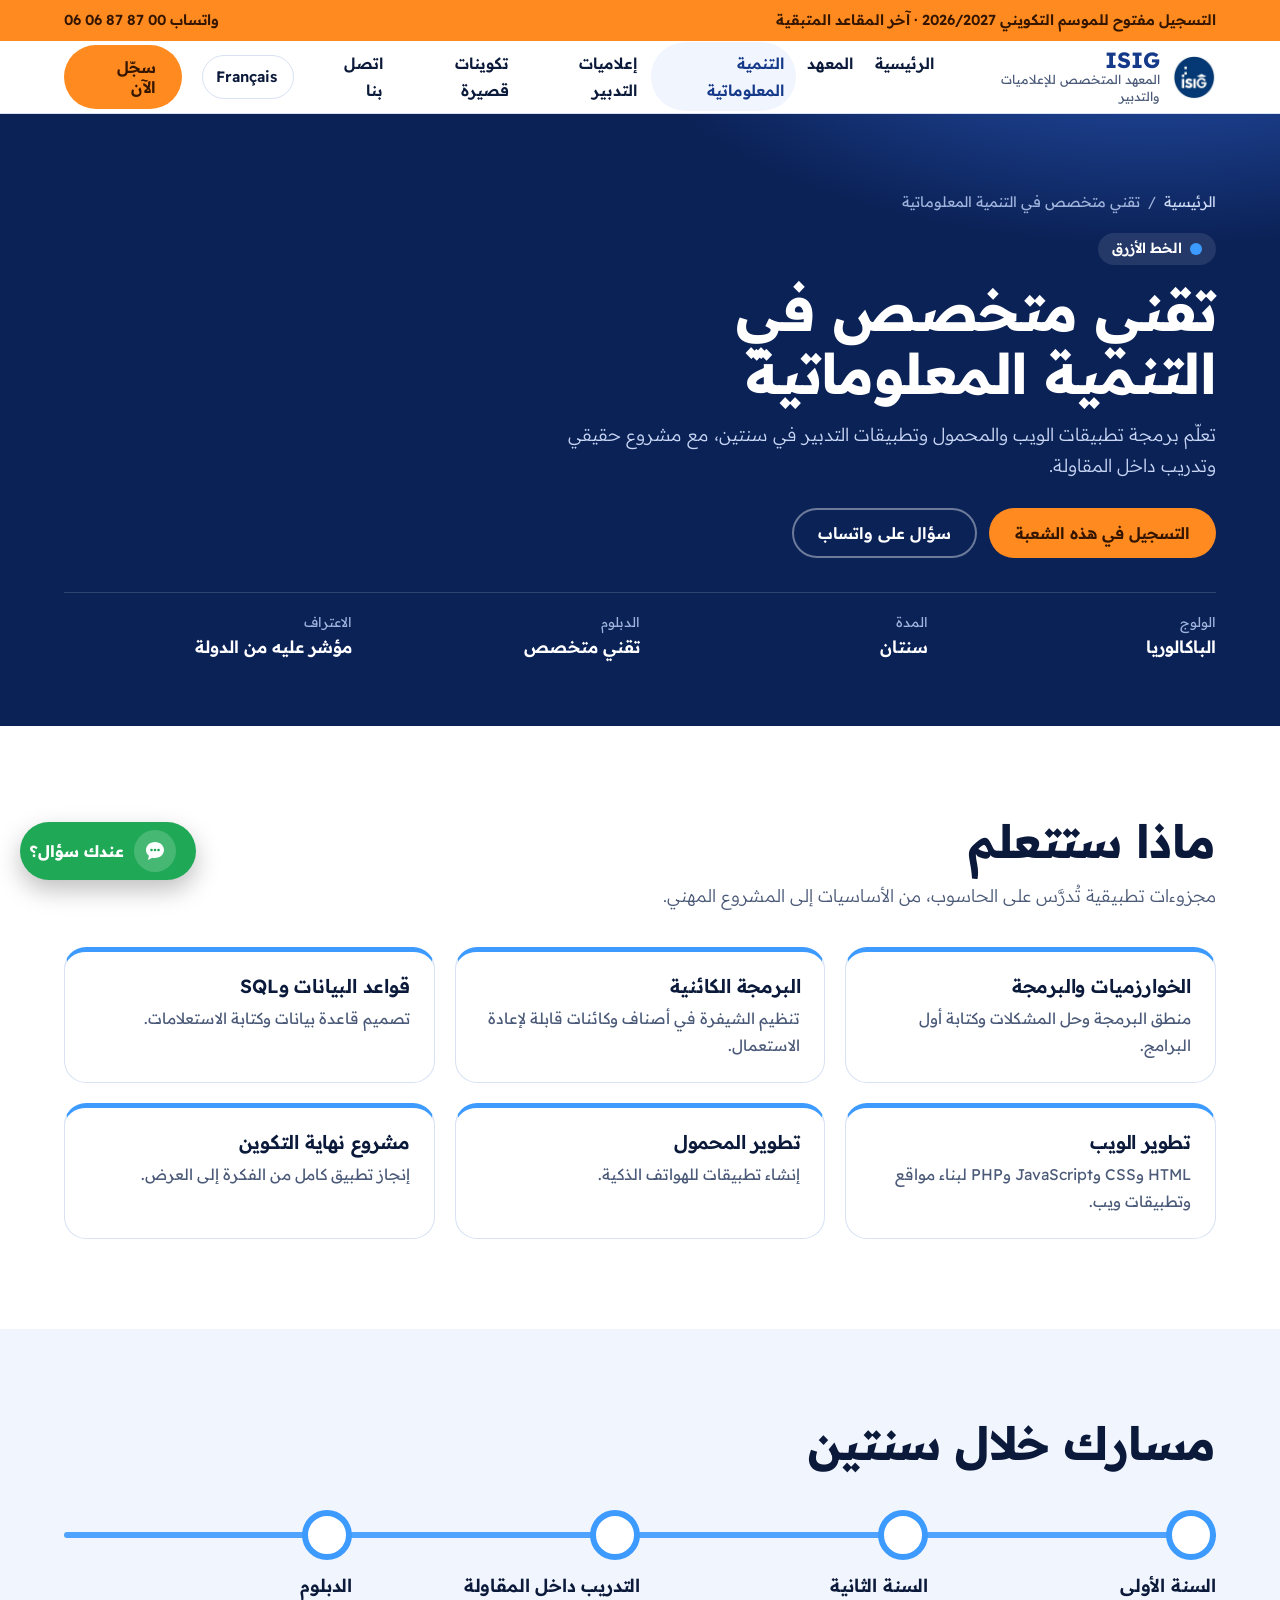
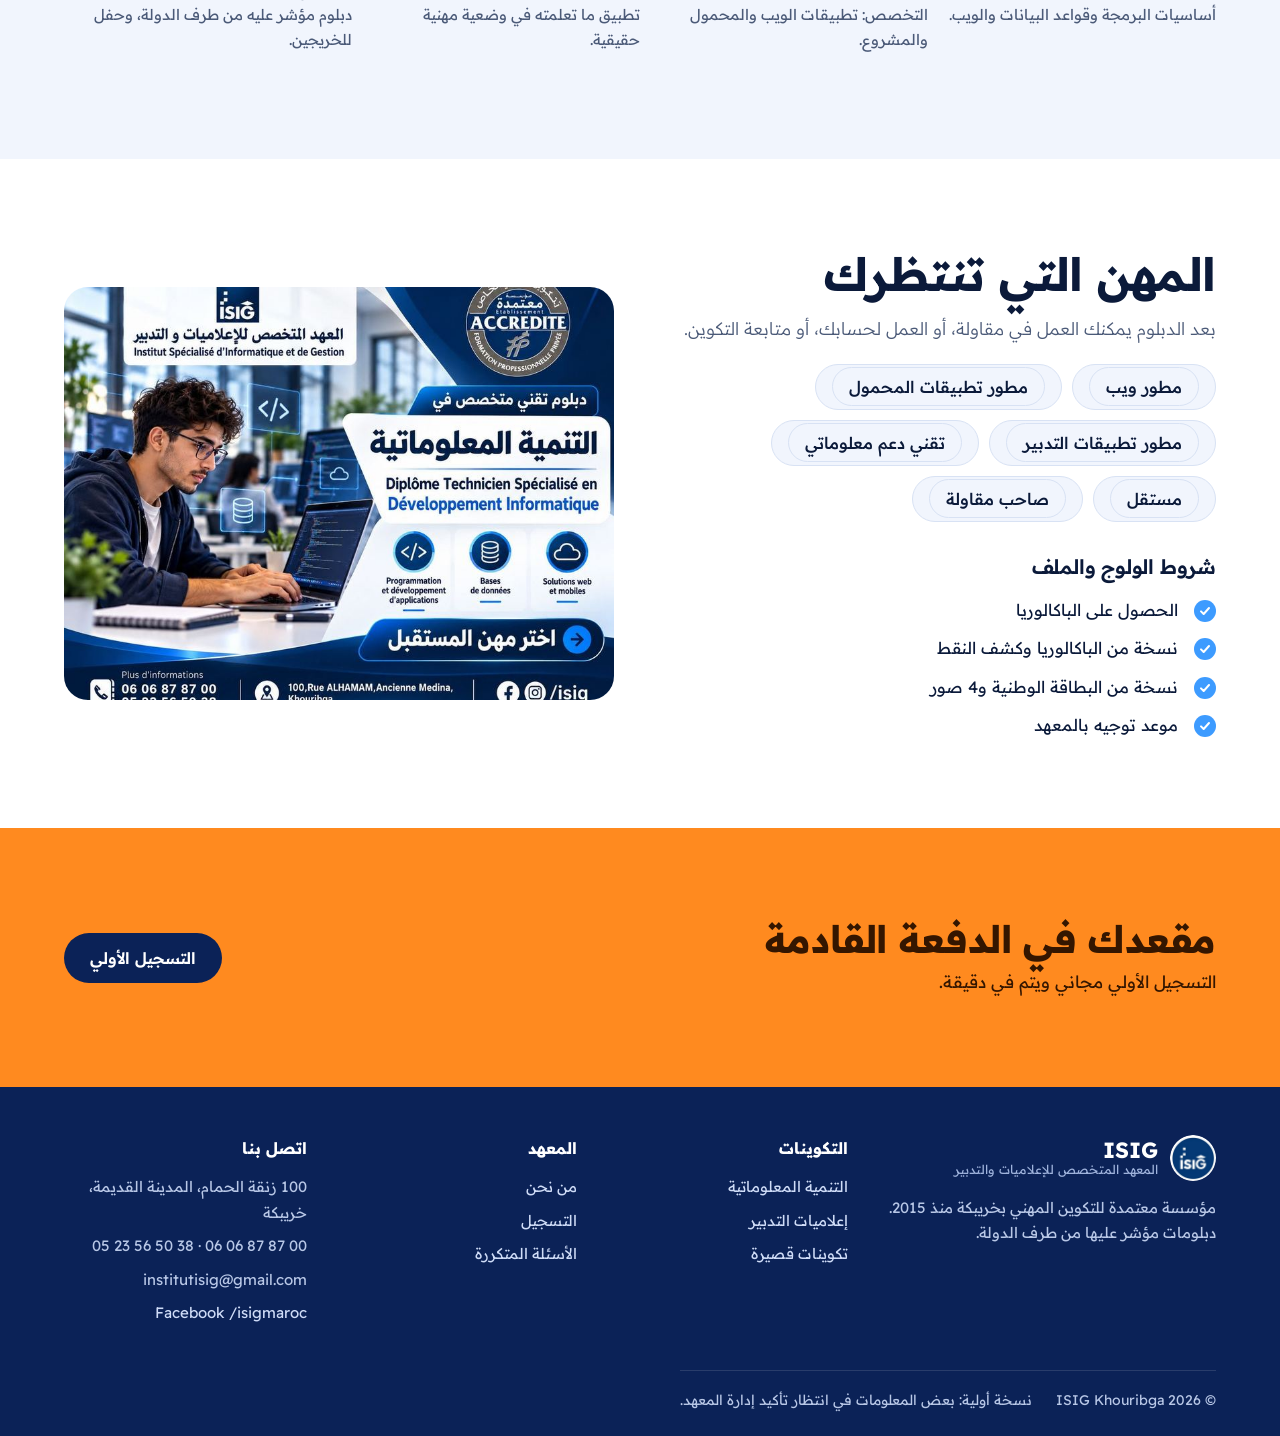
<file: developpement-informatique.html>
<!DOCTYPE html>
<html lang="ar" dir="rtl" class="l-ar">
<head>
<meta charset="utf-8">
<meta name="viewport" content="width=device-width, initial-scale=1">
<title>تقني متخصص في التنمية المعلوماتية | ISIG خريبكة</title>
<meta name="title-ar" content="تقني متخصص في التنمية المعلوماتية | ISIG خريبكة">
<meta name="title-fr" content="Technicien Spécialisé en Développement Informatique | ISIG Khouribga">
<meta name="description" content="Technicien Spécialisé en Développement Informatique à l'ISIG Khouribga : programme, débouchés, conditions d'accès et inscription.">
<link rel="canonical" href="https://isig1.vercel.app/developpement-informatique.html">
<meta property="og:type" content="website">
<meta property="og:site_name" content="ISIG Khouribga">
<meta property="og:title" content="Technicien Spécialisé en Développement Informatique | ISIG Khouribga">
<meta property="og:description" content="Technicien Spécialisé en Développement Informatique à l'ISIG Khouribga : programme, débouchés, conditions d'accès et inscription.">
<meta property="og:url" content="https://isig1.vercel.app/developpement-informatique.html">
<meta property="og:image" content="https://isig1.vercel.app/promo.jpg">
<meta name="theme-color" content="#0b2257">
<link rel="icon" href="logo.png">
<link rel="preconnect" href="https://fonts.googleapis.com">
<link rel="preconnect" href="https://fonts.gstatic.com" crossorigin>
<link href="https://fonts.googleapis.com/css2?family=Readex+Pro:wght@300;400;600;700&display=swap" rel="stylesheet">
<link rel="stylesheet" href="style.css">
<script>try{if(localStorage.getItem('isig-lang')==='fr'){var h=document.documentElement;h.className='l-fr';h.lang='fr';h.dir='ltr'}}catch(e){}</script>
</head>
<body>
<a class="skip" href="#main"><span class="ar">انتقل إلى المحتوى</span><span class="fr">Aller au contenu</span></a>
<div class="ann"><div class="wrap">
 <span><span class="ar">التسجيل مفتوح للموسم التكويني 2026/2027 · آخر المقاعد المتبقية</span><span class="fr">Inscriptions ouvertes 2026/2027 · dernières places disponibles</span></span>
 <a href="https://wa.me/212606878700"><span class="ar">واتساب</span><span class="fr">WhatsApp</span> <span class="nw">06 06 87 87 00</span></a>
</div></div>
<header>
 <nav class="nav wrap" aria-label="Navigation principale">
  <a class="logo" href="index.html"><img src="logo.png" width="46" height="46" alt="ISIG"><span><b>ISIG</b><small><span class="ar">المعهد المتخصص للإعلاميات والتدبير</span><span class="fr">Institut Spécialisé d'Informatique et de Gestion</span></small></span></a>
  <div class="links" id="links">
   <a href="index.html"><span class="ar">الرئيسية</span><span class="fr">Accueil</span></a>
   <a href="institut.html"><span class="ar">المعهد</span><span class="fr">L'institut</span></a>
   <a href="developpement-informatique.html" aria-current="page"><span class="ar">التنمية المعلوماتية</span><span class="fr">Informatique</span></a>
   <a href="gestion-informatisee.html"><span class="ar">إعلاميات التدبير</span><span class="fr">Gestion</span></a>
   <a href="formations-courtes.html"><span class="ar">تكوينات قصيرة</span><span class="fr">Formations courtes</span></a>
   <a href="contact.html"><span class="ar">اتصل بنا</span><span class="fr">Contact</span></a>
   <a class="mob" href="inscription.html"><span class="ar">التسجيل</span><span class="fr">Inscription</span></a>
  </div>
  <button class="lang" id="lang" type="button" aria-label="Langue / اللغة">Français</button>
  <button class="menu-btn" id="menu" type="button" aria-expanded="false" aria-controls="links" aria-label="Menu"><svg width="22" height="22" viewBox="0 0 22 22" aria-hidden="true"><path d="M3 6h16M3 11h16M3 16h16" stroke="currentColor" stroke-width="2.2" stroke-linecap="round"/></svg></button>
  <a class="btn b-org" href="inscription.html"><span class="ar">سجّل الآن</span><span class="fr">S'inscrire</span></a>
 </nav>
</header>
<main id="main">
<section class="phero"><div class="wrap">
 <nav class="crumb" aria-label="Fil d'Ariane"><a href="index.html"><span class="ar">الرئيسية</span><span class="fr">Accueil</span></a><span aria-hidden="true">/</span><span><span class="ar">تقني متخصص في التنمية المعلوماتية</span><span class="fr">Technicien Spécialisé en Développement Informatique</span></span></nav>
 <span class="badge line-dev"><i></i><span class="ar">الخط الأزرق</span><span class="fr">Ligne bleue</span></span><h1><span class="ar">تقني متخصص في التنمية المعلوماتية</span><span class="fr">Technicien Spécialisé en Développement Informatique</span></h1>
 <p class="sub"><span class="ar">تعلّم برمجة تطبيقات الويب والمحمول وتطبيقات التدبير في سنتين، مع مشروع حقيقي وتدريب داخل المقاولة.</span><span class="fr">Apprenez à concevoir des applications web, mobiles et de gestion en deux ans, avec un vrai projet et un stage en entreprise.</span></p>
 <div class="ctas"><a class="btn b-org" href="inscription.html?f=dev"><span class="ar">التسجيل في هذه الشعبة</span><span class="fr">S'inscrire dans cette filière</span></a><a class="btn b-ghost" href="https://wa.me/212606878700"><span class="ar">سؤال على واتساب</span><span class="fr">Une question sur WhatsApp</span></a></div>
 <div class="kfacts"><div><small><span class="ar">الولوج</span><span class="fr">Accès</span></small><b><span class="ar">الباكالوريا</span><span class="fr">Baccalauréat</span></b></div><div><small><span class="ar">المدة</span><span class="fr">Durée</span></small><b><span class="ar">سنتان</span><span class="fr">2 ans</span></b></div><div><small><span class="ar">الدبلوم</span><span class="fr">Diplôme</span></small><b><span class="ar">تقني متخصص</span><span class="fr">Technicien Spécialisé</span></b></div><div><small><span class="ar">الاعتراف</span><span class="fr">Reconnaissance</span></small><b><span class="ar">مؤشر عليه من الدولة</span><span class="fr">Visé par l'État</span></b></div></div>
</div></section>
<section class="band line-dev"><div class="wrap">
 <h2><span class="ar">ماذا ستتعلم</span><span class="fr">Ce que vous allez apprendre</span></h2>
 <p class="lead"><span class="ar">مجزوءات تطبيقية تُدرَّس على الحاسوب، من الأساسيات إلى المشروع المهني.</span><span class="fr">Des modules pratiques, sur ordinateur, des bases jusqu'au projet professionnel.</span></p>
 <div class="grid3"><div class="mod"><h3><span class="ar">الخوارزميات والبرمجة</span><span class="fr">Algorithmique et programmation</span></h3><p><span class="ar">منطق البرمجة وحل المشكلات وكتابة أول البرامج.</span><span class="fr">La logique de programmation, la résolution de problèmes et vos premiers programmes.</span></p></div><div class="mod"><h3><span class="ar">البرمجة الكائنية</span><span class="fr">Programmation orientée objet</span></h3><p><span class="ar">تنظيم الشيفرة في أصناف وكائنات قابلة لإعادة الاستعمال.</span><span class="fr">Structurer le code en classes et objets réutilisables.</span></p></div><div class="mod"><h3><span class="ar">قواعد البيانات وSQL</span><span class="fr">Bases de données et SQL</span></h3><p><span class="ar">تصميم قاعدة بيانات وكتابة الاستعلامات.</span><span class="fr">Concevoir une base de données et écrire des requêtes.</span></p></div><div class="mod"><h3><span class="ar">تطوير الويب</span><span class="fr">Développement web</span></h3><p><span class="ar">HTML وCSS وJavaScript وPHP لبناء مواقع وتطبيقات ويب.</span><span class="fr">HTML, CSS, JavaScript et PHP pour créer sites et applications web.</span></p></div><div class="mod"><h3><span class="ar">تطوير المحمول</span><span class="fr">Développement mobile</span></h3><p><span class="ar">إنشاء تطبيقات للهواتف الذكية.</span><span class="fr">Créer des applications pour smartphones.</span></p></div><div class="mod"><h3><span class="ar">مشروع نهاية التكوين</span><span class="fr">Projet de fin de formation</span></h3><p><span class="ar">إنجاز تطبيق كامل من الفكرة إلى العرض.</span><span class="fr">Réaliser une application complète, de l'idée à la soutenance.</span></p></div></div>
</div></section>
<section class="band alt line-dev"><div class="wrap">
 <h2><span class="ar">مسارك خلال سنتين</span><span class="fr">Votre parcours en deux ans</span></h2>
 <ol class="tl"><li><div><h3><span class="ar">السنة الأولى</span><span class="fr">Première année</span></h3><p><span class="ar">أساسيات البرمجة وقواعد البيانات والويب.</span><span class="fr">Les fondamentaux : programmation, bases de données, web.</span></p></div></li><li><div><h3><span class="ar">السنة الثانية</span><span class="fr">Deuxième année</span></h3><p><span class="ar">التخصص: تطبيقات الويب والمحمول والمشروع.</span><span class="fr">La spécialisation : applications web et mobiles, projet.</span></p></div></li><li><div><h3><span class="ar">التدريب داخل المقاولة</span><span class="fr">Stage en entreprise</span></h3><p><span class="ar">تطبيق ما تعلمته في وضعية مهنية حقيقية.</span><span class="fr">Mettre en pratique vos acquis dans une vraie situation professionnelle.</span></p></div></li><li><div><h3><span class="ar">الدبلوم</span><span class="fr">Diplôme</span></h3><p><span class="ar">دبلوم مؤشر عليه من طرف الدولة، وحفل للخريجين.</span><span class="fr">Un diplôme visé par l'État, remis lors de la cérémonie des lauréats.</span></p></div></li></ol>
</div></section>
<section class="band line-dev"><div class="wrap split">
 <div>
  <h2><span class="ar">المهن التي تنتظرك</span><span class="fr">Les métiers qui vous attendent</span></h2>
  <p class="lead"><span class="ar">بعد الدبلوم يمكنك العمل في مقاولة، أو العمل لحسابك، أو متابعة التكوين.</span><span class="fr">Après le diplôme : intégrer une entreprise, travailler à votre compte ou poursuivre votre formation.</span></p>
  <div class="jobs"><span><span class="ar">مطور ويب</span><span class="fr">Développeur web</span></span><span><span class="ar">مطور تطبيقات المحمول</span><span class="fr">Développeur mobile</span></span><span><span class="ar">مطور تطبيقات التدبير</span><span class="fr">Développeur d'applications de gestion</span></span><span><span class="ar">تقني دعم معلوماتي</span><span class="fr">Technicien support informatique</span></span><span><span class="ar">مستقل</span><span class="fr">Freelance</span></span><span><span class="ar">صاحب مقاولة</span><span class="fr">Entrepreneur</span></span></div>
  <h3 style="margin-top:34px"><span class="ar">شروط الولوج والملف</span><span class="fr">Conditions d'accès et dossier</span></h3>
  <ul class="checks"><li><span class="ar">الحصول على الباكالوريا</span><span class="fr">Être titulaire du Baccalauréat</span></li><li><span class="ar">نسخة من الباكالوريا وكشف النقط</span><span class="fr">Copie du Bac et relevé de notes</span></li><li><span class="ar">نسخة من البطاقة الوطنية و4 صور</span><span class="fr">Copie de la CIN et 4 photos</span></li><li><span class="ar">موعد توجيه بالمعهد</span><span class="fr">Rendez-vous d'orientation à l'institut</span></li></ul>
 </div>
 <img src="affiche-dev.jpg" width="820" height="683" loading="lazy" alt="">
</div></section>
<section class="band cta"><div class="wrap">
 <div><h2><span class="ar">مقعدك في الدفعة القادمة</span><span class="fr">Votre place dans la prochaine promotion</span></h2><p><span class="ar">التسجيل الأولي مجاني ويتم في دقيقة.</span><span class="fr">La pré-inscription est gratuite et prend une minute.</span></p></div>
 <a class="btn" href="inscription.html"><span class="ar">التسجيل الأولي</span><span class="fr">Pré-inscription</span></a>
</div></section>
</main>
<footer class="foot">
 <div class="wrap">
  <div class="cols">
   <div>
    <a class="logo" href="index.html"><img src="logo.png" width="46" height="46" alt="ISIG"><span><b>ISIG</b><small><span class="ar">المعهد المتخصص للإعلاميات والتدبير</span><span class="fr">Institut Spécialisé d'Informatique et de Gestion</span></small></span></a>
    <p style="margin-top:14px;max-width:38ch"><span class="ar">مؤسسة معتمدة للتكوين المهني بخريبكة منذ 2015. دبلومات مؤشر عليها من طرف الدولة.</span><span class="fr">Établissement de formation professionnelle accrédité à Khouribga depuis 2015. Diplômes visés par l'État.</span></p>
   </div>
   <div><h4><span class="ar">التكوينات</span><span class="fr">Formations</span></h4><ul>
    <li><a href="developpement-informatique.html"><span class="ar">التنمية المعلوماتية</span><span class="fr">Développement informatique</span></a></li>
    <li><a href="gestion-informatisee.html"><span class="ar">إعلاميات التدبير</span><span class="fr">Gestion informatisée</span></a></li>
    <li><a href="formations-courtes.html"><span class="ar">تكوينات قصيرة</span><span class="fr">Formations courtes</span></a></li>
   </ul></div>
   <div><h4><span class="ar">المعهد</span><span class="fr">L'institut</span></h4><ul>
    <li><a href="institut.html"><span class="ar">من نحن</span><span class="fr">Qui sommes-nous</span></a></li>
    <li><a href="inscription.html"><span class="ar">التسجيل</span><span class="fr">Inscription</span></a></li>
    <li><a href="contact.html"><span class="ar">الأسئلة المتكررة</span><span class="fr">Questions fréquentes</span></a></li>
   </ul></div>
   <div><h4><span class="ar">اتصل بنا</span><span class="fr">Contact</span></h4><ul>
    <li><span class="ar">100 زنقة الحمام، المدينة القديمة، خريبكة</span><span class="fr">100, Rue Al Hamam, Ancienne Médina, Khouribga</span></li>
    <li><span class="nw">06 06 87 87 00</span> · <span class="nw">05 23 56 50 38</span></li>
    <li style="overflow-wrap:anywhere">institutisig@gmail.com</li>
    <li><a href="https://www.facebook.com/isigmaroc">Facebook /isigmaroc</a></li>
   </ul></div>
  </div>
  <div class="legal"><span>© 2026 ISIG Khouribga</span><span><span class="ar">نسخة أولية: بعض المعلومات في انتظار تأكيد إدارة المعهد.</span><span class="fr">Version de présentation : certaines informations sont à confirmer par la direction.</span></span></div>
 </div>
</footer>

<button class="fab" id="fab" type="button" aria-expanded="false" aria-controls="chat">
 <span class="bub"><svg width="24" height="24" viewBox="0 0 24 24" aria-hidden="true"><path d="M12 3C7 3 3 6.6 3 11c0 2.3 1.1 4.4 2.9 5.8L5 21l4.3-2.3c.9.2 1.8.3 2.7.3 5 0 9-3.6 9-8s-4-8-9-8z" fill="#fff"/><circle cx="8.5" cy="11" r="1.3" fill="#1fa855"/><circle cx="12" cy="11" r="1.3" fill="#1fa855"/><circle cx="15.5" cy="11" r="1.3" fill="#1fa855"/></svg></span>
 <span class="lbl"><span class="ar">عندك سؤال؟</span><span class="fr">Une question ?</span></span>
</button>
<div class="chat" id="chat" role="dialog" aria-label="Assistant ISIG">
 <div class="chead">
  <img src="logo.png" alt="">
  <div><b><span class="ar">مساعد ISIG</span><span class="fr">Assistant ISIG</span></b><small><span class="ar">جواب فوري، ثم مستشار على واتساب</span><span class="fr">Réponse immédiate, puis un conseiller sur WhatsApp</span></small></div>
  <button type="button" id="cclose" aria-label="Fermer / إغلاق">×</button>
 </div>
 <div class="msgs" id="msgs" aria-live="polite"></div>
 <form class="cin" id="cform" style="background:var(--bg);border-radius:0;padding:10px;gap:8px;display:flex">
  <input id="cq" autocomplete="off" aria-label="Votre question / سؤالك">
  <button type="submit" aria-label="Envoyer / إرسال">➤</button>
 </form>
 <a class="cwa" id="cwa" href="https://wa.me/212606878700"><span class="ar">متابعة المحادثة على واتساب</span><span class="fr">Continuer sur WhatsApp</span></a>
</div>

<script src="main.js"></script>
</body>
</html>
</file>
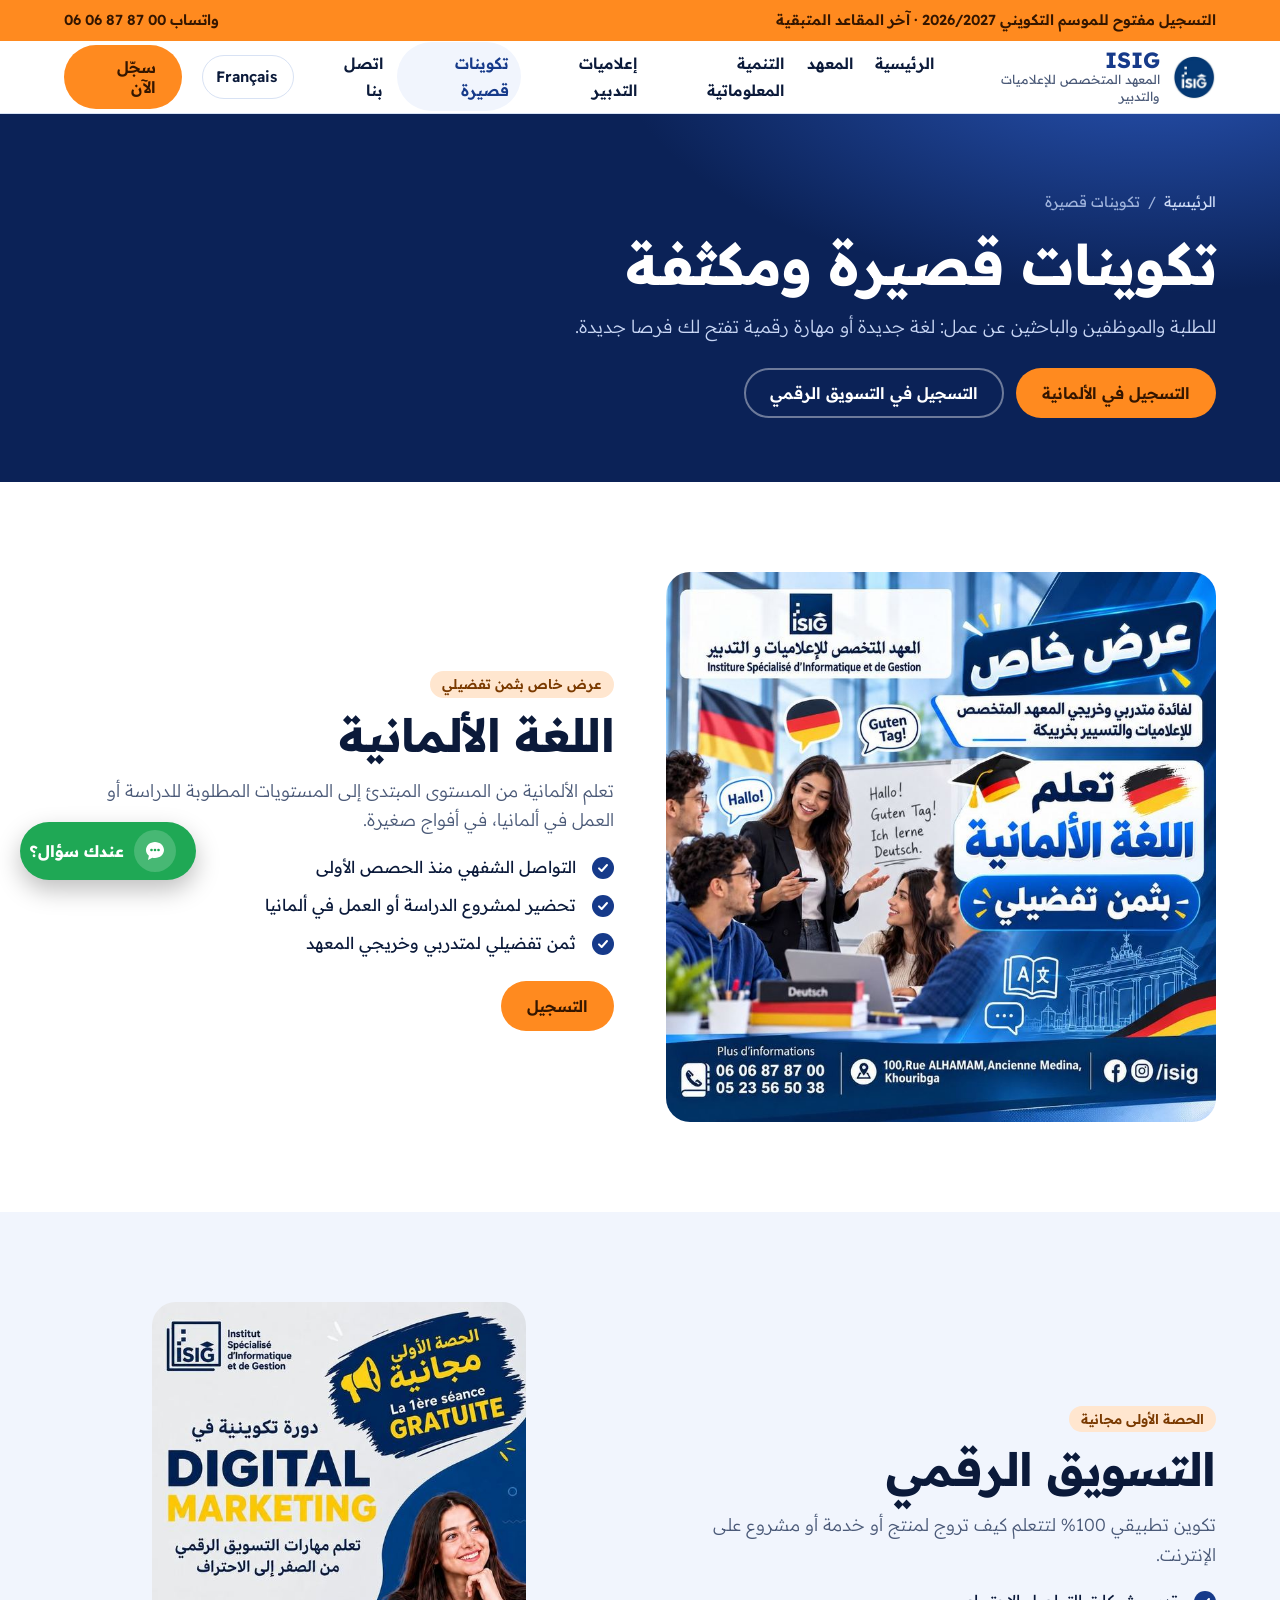
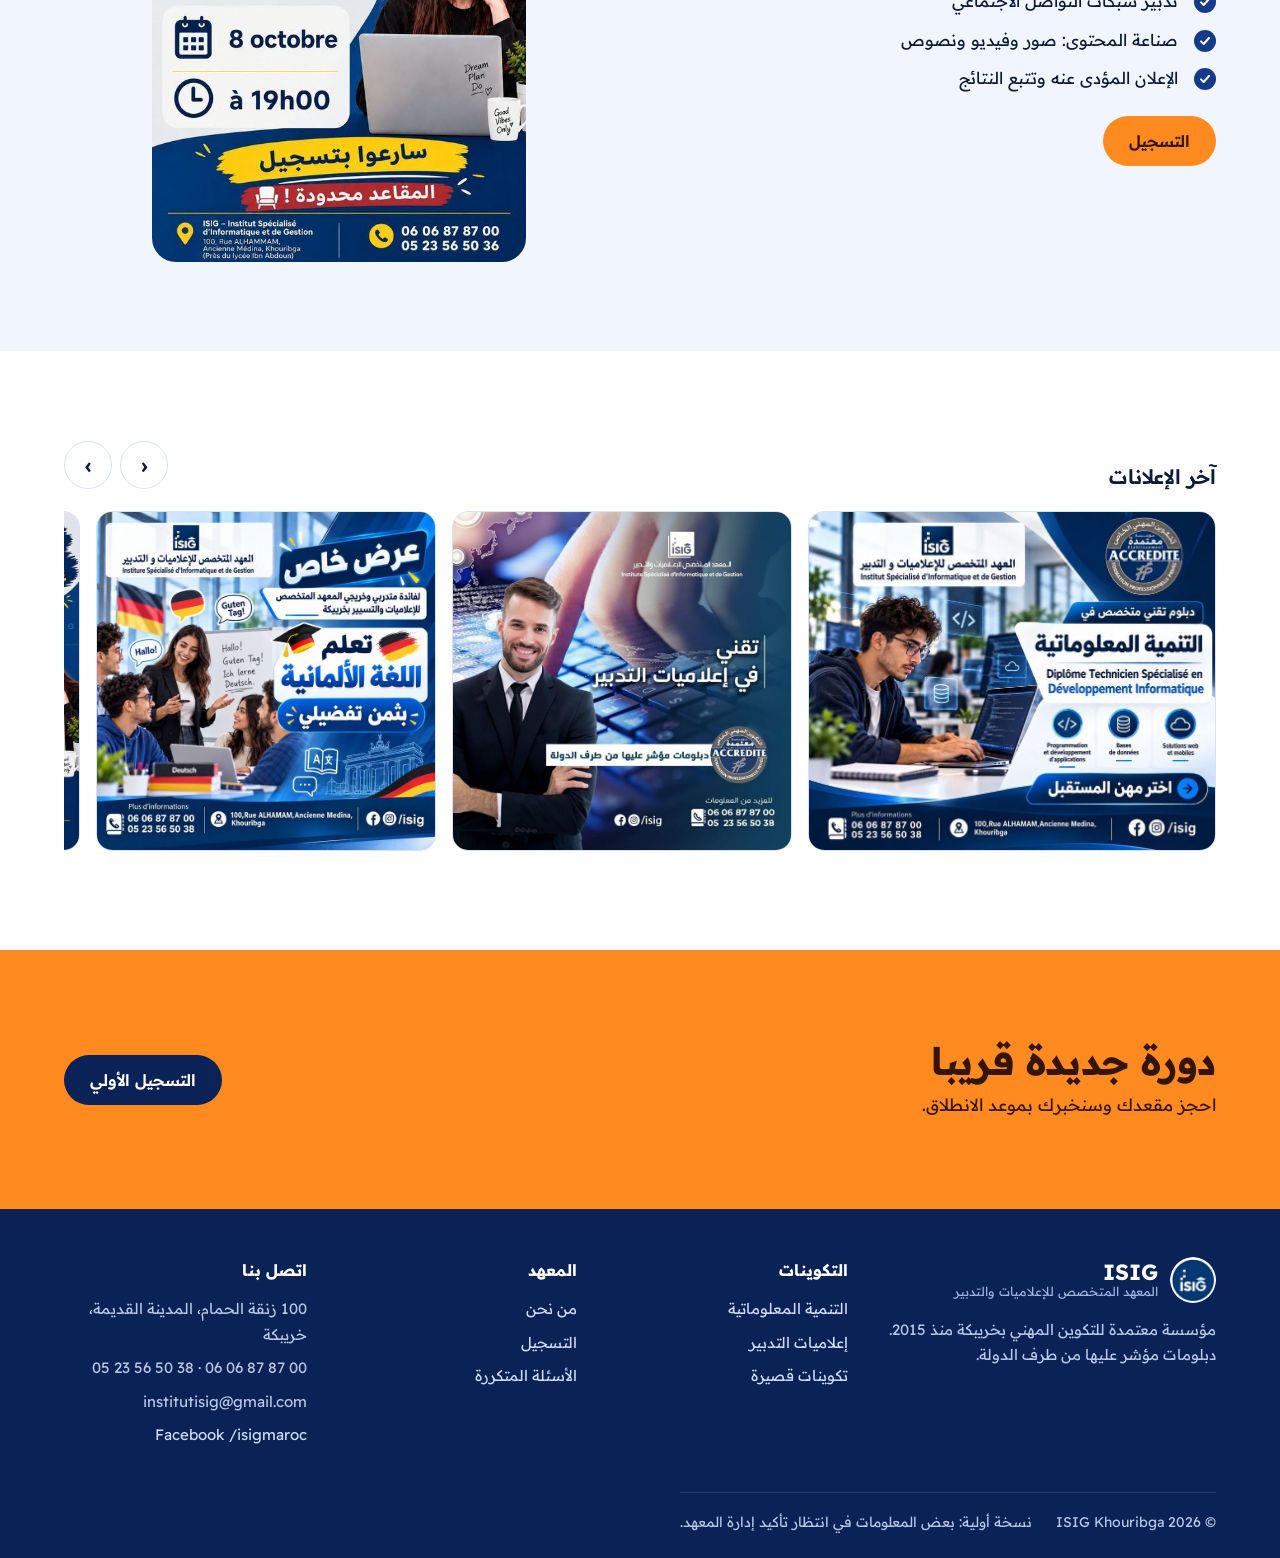
<file: formations-courtes.html>
<!DOCTYPE html>
<html lang="ar" dir="rtl" class="l-ar">
<head>
<meta charset="utf-8">
<meta name="viewport" content="width=device-width, initial-scale=1">
<title>تكوينات قصيرة | ISIG خريبكة</title>
<meta name="title-ar" content="تكوينات قصيرة | ISIG خريبكة">
<meta name="title-fr" content="Formations courtes | ISIG Khouribga">
<meta name="description" content="Formations courtes à l'ISIG Khouribga : langue allemande, digital marketing.">
<link rel="canonical" href="https://isig1.vercel.app/formations-courtes.html">
<meta property="og:type" content="website">
<meta property="og:site_name" content="ISIG Khouribga">
<meta property="og:title" content="Formations courtes | ISIG Khouribga">
<meta property="og:description" content="Formations courtes à l'ISIG Khouribga : langue allemande, digital marketing.">
<meta property="og:url" content="https://isig1.vercel.app/formations-courtes.html">
<meta property="og:image" content="https://isig1.vercel.app/promo.jpg">
<meta name="theme-color" content="#0b2257">
<link rel="icon" href="logo.png">
<link rel="preconnect" href="https://fonts.googleapis.com">
<link rel="preconnect" href="https://fonts.gstatic.com" crossorigin>
<link href="https://fonts.googleapis.com/css2?family=Readex+Pro:wght@300;400;600;700&display=swap" rel="stylesheet">
<link rel="stylesheet" href="style.css">
<script>try{if(localStorage.getItem('isig-lang')==='fr'){var h=document.documentElement;h.className='l-fr';h.lang='fr';h.dir='ltr'}}catch(e){}</script>
</head>
<body>
<a class="skip" href="#main"><span class="ar">انتقل إلى المحتوى</span><span class="fr">Aller au contenu</span></a>
<div class="ann"><div class="wrap">
 <span><span class="ar">التسجيل مفتوح للموسم التكويني 2026/2027 · آخر المقاعد المتبقية</span><span class="fr">Inscriptions ouvertes 2026/2027 · dernières places disponibles</span></span>
 <a href="https://wa.me/212606878700"><span class="ar">واتساب</span><span class="fr">WhatsApp</span> <span class="nw">06 06 87 87 00</span></a>
</div></div>
<header>
 <nav class="nav wrap" aria-label="Navigation principale">
  <a class="logo" href="index.html"><img src="logo.png" width="46" height="46" alt="ISIG"><span><b>ISIG</b><small><span class="ar">المعهد المتخصص للإعلاميات والتدبير</span><span class="fr">Institut Spécialisé d'Informatique et de Gestion</span></small></span></a>
  <div class="links" id="links">
   <a href="index.html"><span class="ar">الرئيسية</span><span class="fr">Accueil</span></a>
   <a href="institut.html"><span class="ar">المعهد</span><span class="fr">L'institut</span></a>
   <a href="developpement-informatique.html"><span class="ar">التنمية المعلوماتية</span><span class="fr">Informatique</span></a>
   <a href="gestion-informatisee.html"><span class="ar">إعلاميات التدبير</span><span class="fr">Gestion</span></a>
   <a href="formations-courtes.html" aria-current="page"><span class="ar">تكوينات قصيرة</span><span class="fr">Formations courtes</span></a>
   <a href="contact.html"><span class="ar">اتصل بنا</span><span class="fr">Contact</span></a>
   <a class="mob" href="inscription.html"><span class="ar">التسجيل</span><span class="fr">Inscription</span></a>
  </div>
  <button class="lang" id="lang" type="button" aria-label="Langue / اللغة">Français</button>
  <button class="menu-btn" id="menu" type="button" aria-expanded="false" aria-controls="links" aria-label="Menu"><svg width="22" height="22" viewBox="0 0 22 22" aria-hidden="true"><path d="M3 6h16M3 11h16M3 16h16" stroke="currentColor" stroke-width="2.2" stroke-linecap="round"/></svg></button>
  <a class="btn b-org" href="inscription.html"><span class="ar">سجّل الآن</span><span class="fr">S'inscrire</span></a>
 </nav>
</header>
<main id="main">
<section class="phero"><div class="wrap">
 <nav class="crumb" aria-label="Fil d'Ariane"><a href="index.html"><span class="ar">الرئيسية</span><span class="fr">Accueil</span></a><span aria-hidden="true">/</span><span><span class="ar">تكوينات قصيرة</span><span class="fr">Formations courtes</span></span></nav>
 <h1><span class="ar">تكوينات قصيرة ومكثفة</span><span class="fr">Des formations courtes et intensives</span></h1>
 <p class="sub"><span class="ar">للطلبة والموظفين والباحثين عن عمل: لغة جديدة أو مهارة رقمية تفتح لك فرصا جديدة.</span><span class="fr">Pour étudiants, salariés et demandeurs d'emploi : une langue ou une compétence numérique qui ouvre de nouvelles portes.</span></p>
 <div class="ctas"><a class="btn b-org" href="inscription.html?f=all"><span class="ar">التسجيل في الألمانية</span><span class="fr">S’inscrire en allemand</span></a><a class="btn b-ghost" href="inscription.html?f=dm"><span class="ar">التسجيل في التسويق الرقمي</span><span class="fr">S’inscrire en digital marketing</span></a></div>
</div></section>
<section class="band"><div class="wrap split">
 <img src="affiche-allemand.jpg" width="820" height="820" loading="lazy" alt="Affiche cours d'allemand ISIG" style="aspect-ratio:1">
 <div>
  <span class="tag"><span class="ar">عرض خاص بثمن تفضيلي</span><span class="fr">Offre spéciale, tarif préférentiel</span></span>
  <h2 style="margin-top:12px"><span class="ar">اللغة الألمانية</span><span class="fr">Langue allemande</span></h2>
  <p class="lead"><span class="ar">تعلم الألمانية من المستوى المبتدئ إلى المستويات المطلوبة للدراسة أو العمل في ألمانيا، في أفواج صغيرة.</span><span class="fr">Apprenez l'allemand du niveau débutant aux niveaux demandés pour étudier ou travailler en Allemagne, en petits groupes.</span></p>
  <ul class="checks"><li><span class="ar">التواصل الشفهي منذ الحصص الأولى</span><span class="fr">Expression orale dès les premières séances</span></li><li><span class="ar">تحضير لمشروع الدراسة أو العمل في ألمانيا</span><span class="fr">Préparation à un projet d'études ou de travail en Allemagne</span></li><li><span class="ar">ثمن تفضيلي لمتدربي وخريجي المعهد</span><span class="fr">Tarif préférentiel pour les stagiaires et lauréats de l'institut</span></li></ul>
  <div class="ctas" style="display:flex;gap:12px;flex-wrap:wrap;margin-top:24px"><a class="btn b-org" href="inscription.html?f=all"><span class="ar">التسجيل</span><span class="fr">S'inscrire</span></a></div>
 </div>
</div></section>
<section class="band alt"><div class="wrap split">
 <div>
  <span class="tag"><span class="ar">الحصة الأولى مجانية</span><span class="fr">1re séance gratuite</span></span>
  <h2 style="margin-top:12px"><span class="ar">التسويق الرقمي</span><span class="fr">Digital Marketing</span></h2>
  <p class="lead"><span class="ar">تكوين تطبيقي 100% لتتعلم كيف تروج لمنتج أو خدمة أو مشروع على الإنترنت.</span><span class="fr">Une formation 100 % pratique pour apprendre à promouvoir un produit, un service ou une activité en ligne.</span></p>
  <ul class="checks"><li><span class="ar">تدبير شبكات التواصل الاجتماعي</span><span class="fr">Gestion des réseaux sociaux</span></li><li><span class="ar">صناعة المحتوى: صور وفيديو ونصوص</span><span class="fr">Création de contenu : visuels, vidéo, textes</span></li><li><span class="ar">الإعلان المؤدى عنه وتتبع النتائج</span><span class="fr">Publicité payante et suivi des résultats</span></li></ul>
  <div style="display:flex;gap:12px;flex-wrap:wrap;margin-top:24px"><a class="btn b-org" href="inscription.html?f=dm"><span class="ar">التسجيل</span><span class="fr">S'inscrire</span></a></div>
 </div>
 <img src="affiche-marketing.jpg" width="547" height="820" loading="lazy" alt="Affiche formation Digital Marketing ISIG" style="aspect-ratio:auto;max-height:560px;object-fit:contain;width:auto;margin-inline:auto">
</div></section>
<section class="band"><div class="wrap">
 <div class="shead" style="margin-top:0">
   <h3><span class="ar">آخر الإعلانات</span><span class="fr">Dernières annonces</span></h3>
   <div class="arrows"><button type="button" id="prev" aria-label="Précédent / السابق">‹</button><button type="button" id="next" aria-label="Suivant / التالي">›</button></div>
  </div>
  <div class="posters" id="posters">
   <figure><img src="affiche-dev.jpg" width="820" height="683" loading="lazy" alt="Affiche Technicien Spécialisé en Développement Informatique"></figure>
   <figure><img src="affiche-gestion.jpg" width="820" height="820" loading="lazy" alt="Affiche Technicien en Gestion informatisée"></figure>
   <figure><img src="affiche-allemand.jpg" width="820" height="820" loading="lazy" alt="Affiche offre spéciale allemand"></figure>
   <figure><img src="affiche-marketing.jpg" width="547" height="820" loading="lazy" alt="Affiche formation Digital Marketing"></figure>
  </div>
</div></section>
<section class="band cta"><div class="wrap">
 <div><h2><span class="ar">دورة جديدة قريبا</span><span class="fr">Prochaine session bientôt</span></h2><p><span class="ar">احجز مقعدك وسنخبرك بموعد الانطلاق.</span><span class="fr">Réservez votre place, nous vous confirmons la date de démarrage.</span></p></div>
 <a class="btn" href="inscription.html"><span class="ar">التسجيل الأولي</span><span class="fr">Pré-inscription</span></a>
</div></section>
</main>
<footer class="foot">
 <div class="wrap">
  <div class="cols">
   <div>
    <a class="logo" href="index.html"><img src="logo.png" width="46" height="46" alt="ISIG"><span><b>ISIG</b><small><span class="ar">المعهد المتخصص للإعلاميات والتدبير</span><span class="fr">Institut Spécialisé d'Informatique et de Gestion</span></small></span></a>
    <p style="margin-top:14px;max-width:38ch"><span class="ar">مؤسسة معتمدة للتكوين المهني بخريبكة منذ 2015. دبلومات مؤشر عليها من طرف الدولة.</span><span class="fr">Établissement de formation professionnelle accrédité à Khouribga depuis 2015. Diplômes visés par l'État.</span></p>
   </div>
   <div><h4><span class="ar">التكوينات</span><span class="fr">Formations</span></h4><ul>
    <li><a href="developpement-informatique.html"><span class="ar">التنمية المعلوماتية</span><span class="fr">Développement informatique</span></a></li>
    <li><a href="gestion-informatisee.html"><span class="ar">إعلاميات التدبير</span><span class="fr">Gestion informatisée</span></a></li>
    <li><a href="formations-courtes.html"><span class="ar">تكوينات قصيرة</span><span class="fr">Formations courtes</span></a></li>
   </ul></div>
   <div><h4><span class="ar">المعهد</span><span class="fr">L'institut</span></h4><ul>
    <li><a href="institut.html"><span class="ar">من نحن</span><span class="fr">Qui sommes-nous</span></a></li>
    <li><a href="inscription.html"><span class="ar">التسجيل</span><span class="fr">Inscription</span></a></li>
    <li><a href="contact.html"><span class="ar">الأسئلة المتكررة</span><span class="fr">Questions fréquentes</span></a></li>
   </ul></div>
   <div><h4><span class="ar">اتصل بنا</span><span class="fr">Contact</span></h4><ul>
    <li><span class="ar">100 زنقة الحمام، المدينة القديمة، خريبكة</span><span class="fr">100, Rue Al Hamam, Ancienne Médina, Khouribga</span></li>
    <li><span class="nw">06 06 87 87 00</span> · <span class="nw">05 23 56 50 38</span></li>
    <li style="overflow-wrap:anywhere">institutisig@gmail.com</li>
    <li><a href="https://www.facebook.com/isigmaroc">Facebook /isigmaroc</a></li>
   </ul></div>
  </div>
  <div class="legal"><span>© 2026 ISIG Khouribga</span><span><span class="ar">نسخة أولية: بعض المعلومات في انتظار تأكيد إدارة المعهد.</span><span class="fr">Version de présentation : certaines informations sont à confirmer par la direction.</span></span></div>
 </div>
</footer>

<button class="fab" id="fab" type="button" aria-expanded="false" aria-controls="chat">
 <span class="bub"><svg width="24" height="24" viewBox="0 0 24 24" aria-hidden="true"><path d="M12 3C7 3 3 6.6 3 11c0 2.3 1.1 4.4 2.9 5.8L5 21l4.3-2.3c.9.2 1.8.3 2.7.3 5 0 9-3.6 9-8s-4-8-9-8z" fill="#fff"/><circle cx="8.5" cy="11" r="1.3" fill="#1fa855"/><circle cx="12" cy="11" r="1.3" fill="#1fa855"/><circle cx="15.5" cy="11" r="1.3" fill="#1fa855"/></svg></span>
 <span class="lbl"><span class="ar">عندك سؤال؟</span><span class="fr">Une question ?</span></span>
</button>
<div class="chat" id="chat" role="dialog" aria-label="Assistant ISIG">
 <div class="chead">
  <img src="logo.png" alt="">
  <div><b><span class="ar">مساعد ISIG</span><span class="fr">Assistant ISIG</span></b><small><span class="ar">جواب فوري، ثم مستشار على واتساب</span><span class="fr">Réponse immédiate, puis un conseiller sur WhatsApp</span></small></div>
  <button type="button" id="cclose" aria-label="Fermer / إغلاق">×</button>
 </div>
 <div class="msgs" id="msgs" aria-live="polite"></div>
 <form class="cin" id="cform" style="background:var(--bg);border-radius:0;padding:10px;gap:8px;display:flex">
  <input id="cq" autocomplete="off" aria-label="Votre question / سؤالك">
  <button type="submit" aria-label="Envoyer / إرسال">➤</button>
 </form>
 <a class="cwa" id="cwa" href="https://wa.me/212606878700"><span class="ar">متابعة المحادثة على واتساب</span><span class="fr">Continuer sur WhatsApp</span></a>
</div>

<script src="main.js"></script>
</body>
</html>
</file>
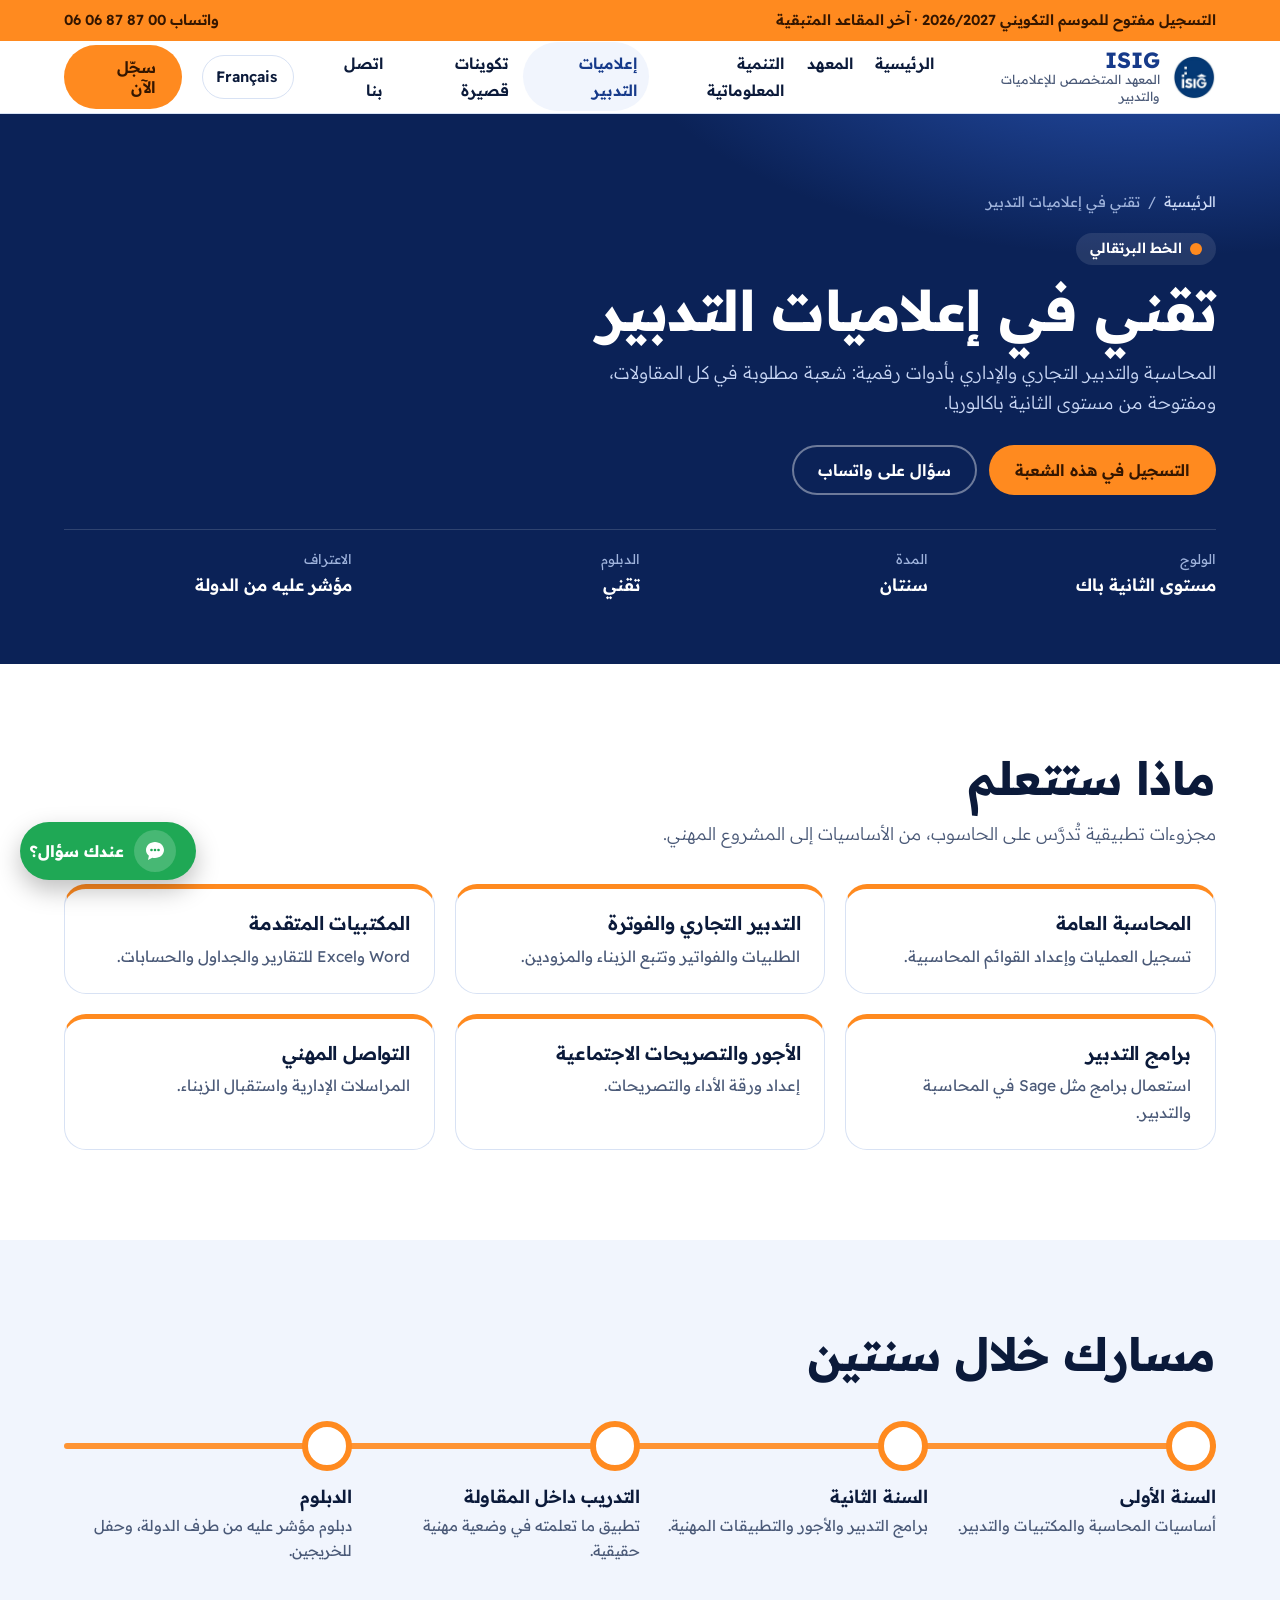
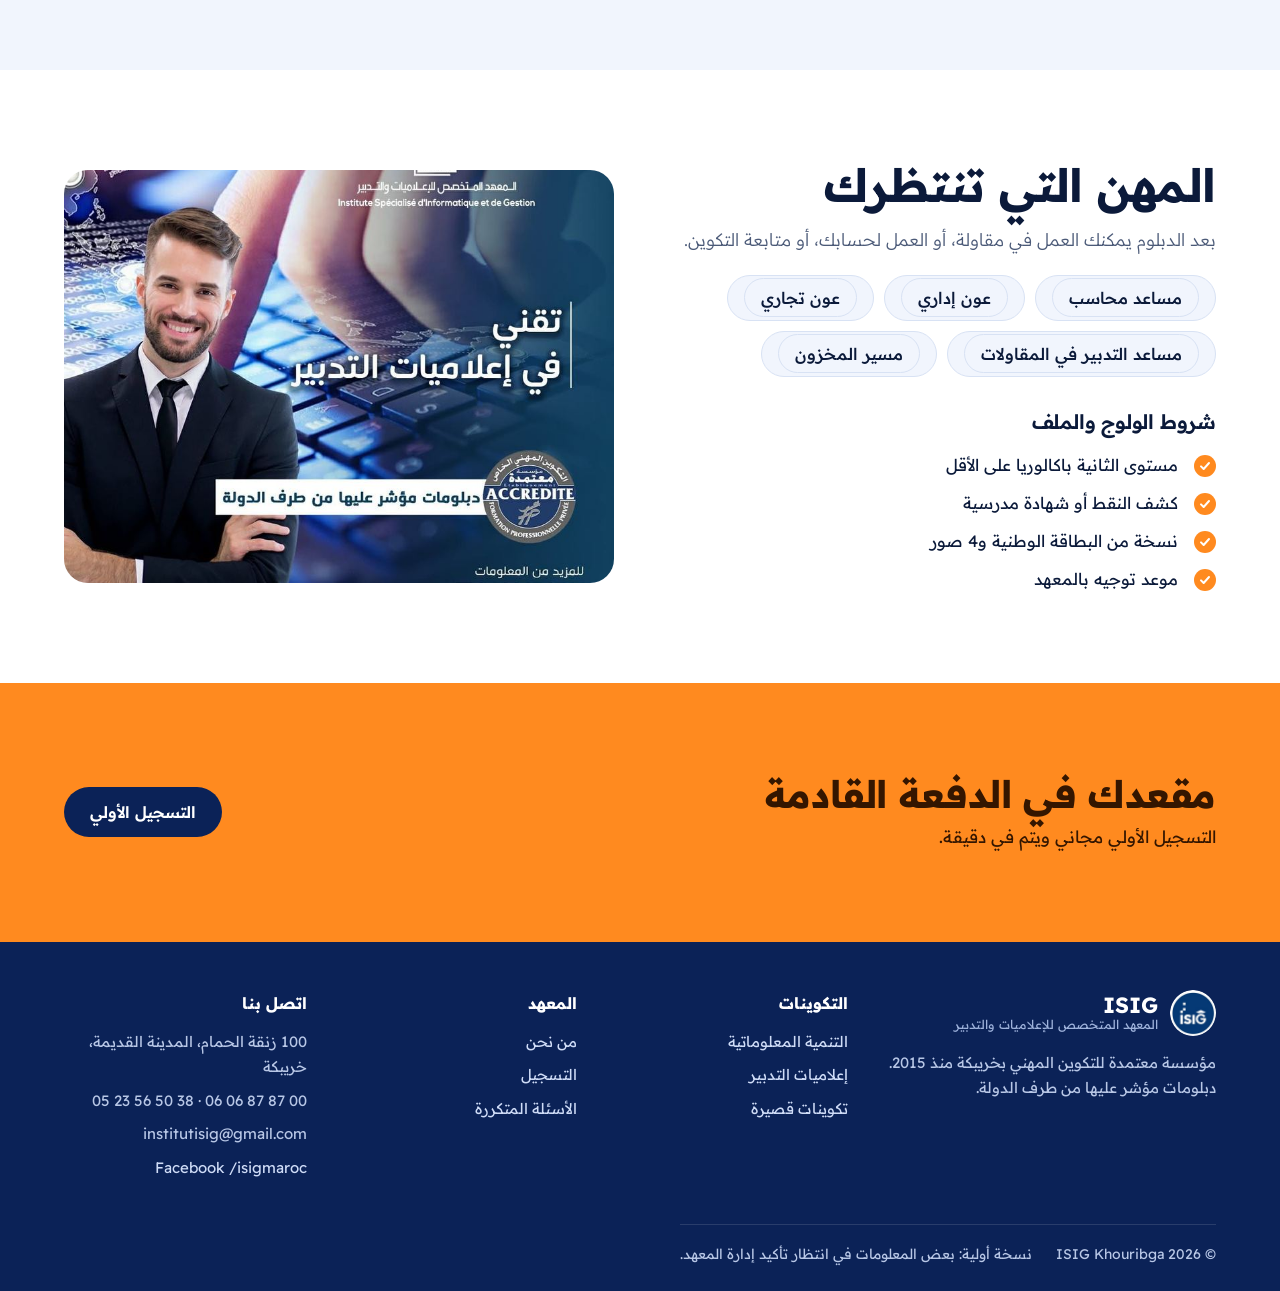
<file: gestion-informatisee.html>
<!DOCTYPE html>
<html lang="ar" dir="rtl" class="l-ar">
<head>
<meta charset="utf-8">
<meta name="viewport" content="width=device-width, initial-scale=1">
<title>تقني في إعلاميات التدبير | ISIG خريبكة</title>
<meta name="title-ar" content="تقني في إعلاميات التدبير | ISIG خريبكة">
<meta name="title-fr" content="Technicien en Gestion Informatisée | ISIG Khouribga">
<meta name="description" content="Technicien en Gestion Informatisée à l'ISIG Khouribga : programme, débouchés, conditions d'accès et inscription.">
<link rel="canonical" href="https://isig1.vercel.app/gestion-informatisee.html">
<meta property="og:type" content="website">
<meta property="og:site_name" content="ISIG Khouribga">
<meta property="og:title" content="Technicien en Gestion Informatisée | ISIG Khouribga">
<meta property="og:description" content="Technicien en Gestion Informatisée à l'ISIG Khouribga : programme, débouchés, conditions d'accès et inscription.">
<meta property="og:url" content="https://isig1.vercel.app/gestion-informatisee.html">
<meta property="og:image" content="https://isig1.vercel.app/promo.jpg">
<meta name="theme-color" content="#0b2257">
<link rel="icon" href="logo.png">
<link rel="preconnect" href="https://fonts.googleapis.com">
<link rel="preconnect" href="https://fonts.gstatic.com" crossorigin>
<link href="https://fonts.googleapis.com/css2?family=Readex+Pro:wght@300;400;600;700&display=swap" rel="stylesheet">
<link rel="stylesheet" href="style.css">
<script>try{if(localStorage.getItem('isig-lang')==='fr'){var h=document.documentElement;h.className='l-fr';h.lang='fr';h.dir='ltr'}}catch(e){}</script>
</head>
<body>
<a class="skip" href="#main"><span class="ar">انتقل إلى المحتوى</span><span class="fr">Aller au contenu</span></a>
<div class="ann"><div class="wrap">
 <span><span class="ar">التسجيل مفتوح للموسم التكويني 2026/2027 · آخر المقاعد المتبقية</span><span class="fr">Inscriptions ouvertes 2026/2027 · dernières places disponibles</span></span>
 <a href="https://wa.me/212606878700"><span class="ar">واتساب</span><span class="fr">WhatsApp</span> <span class="nw">06 06 87 87 00</span></a>
</div></div>
<header>
 <nav class="nav wrap" aria-label="Navigation principale">
  <a class="logo" href="index.html"><img src="logo.png" width="46" height="46" alt="ISIG"><span><b>ISIG</b><small><span class="ar">المعهد المتخصص للإعلاميات والتدبير</span><span class="fr">Institut Spécialisé d'Informatique et de Gestion</span></small></span></a>
  <div class="links" id="links">
   <a href="index.html"><span class="ar">الرئيسية</span><span class="fr">Accueil</span></a>
   <a href="institut.html"><span class="ar">المعهد</span><span class="fr">L'institut</span></a>
   <a href="developpement-informatique.html"><span class="ar">التنمية المعلوماتية</span><span class="fr">Informatique</span></a>
   <a href="gestion-informatisee.html" aria-current="page"><span class="ar">إعلاميات التدبير</span><span class="fr">Gestion</span></a>
   <a href="formations-courtes.html"><span class="ar">تكوينات قصيرة</span><span class="fr">Formations courtes</span></a>
   <a href="contact.html"><span class="ar">اتصل بنا</span><span class="fr">Contact</span></a>
   <a class="mob" href="inscription.html"><span class="ar">التسجيل</span><span class="fr">Inscription</span></a>
  </div>
  <button class="lang" id="lang" type="button" aria-label="Langue / اللغة">Français</button>
  <button class="menu-btn" id="menu" type="button" aria-expanded="false" aria-controls="links" aria-label="Menu"><svg width="22" height="22" viewBox="0 0 22 22" aria-hidden="true"><path d="M3 6h16M3 11h16M3 16h16" stroke="currentColor" stroke-width="2.2" stroke-linecap="round"/></svg></button>
  <a class="btn b-org" href="inscription.html"><span class="ar">سجّل الآن</span><span class="fr">S'inscrire</span></a>
 </nav>
</header>
<main id="main">
<section class="phero"><div class="wrap">
 <nav class="crumb" aria-label="Fil d'Ariane"><a href="index.html"><span class="ar">الرئيسية</span><span class="fr">Accueil</span></a><span aria-hidden="true">/</span><span><span class="ar">تقني في إعلاميات التدبير</span><span class="fr">Technicien en Gestion Informatisée</span></span></nav>
 <span class="badge line-ges"><i></i><span class="ar">الخط البرتقالي</span><span class="fr">Ligne orange</span></span><h1><span class="ar">تقني في إعلاميات التدبير</span><span class="fr">Technicien en Gestion Informatisée</span></h1>
 <p class="sub"><span class="ar">المحاسبة والتدبير التجاري والإداري بأدوات رقمية: شعبة مطلوبة في كل المقاولات، ومفتوحة من مستوى الثانية باكالوريا.</span><span class="fr">Comptabilité, gestion commerciale et administrative sur outils numériques : un métier recherché par toutes les entreprises, ouvert dès le niveau 2e année Bac.</span></p>
 <div class="ctas"><a class="btn b-org" href="inscription.html?f=ges"><span class="ar">التسجيل في هذه الشعبة</span><span class="fr">S'inscrire dans cette filière</span></a><a class="btn b-ghost" href="https://wa.me/212606878700"><span class="ar">سؤال على واتساب</span><span class="fr">Une question sur WhatsApp</span></a></div>
 <div class="kfacts"><div><small><span class="ar">الولوج</span><span class="fr">Accès</span></small><b><span class="ar">مستوى الثانية باك</span><span class="fr">Niveau 2e année Bac</span></b></div><div><small><span class="ar">المدة</span><span class="fr">Durée</span></small><b><span class="ar">سنتان</span><span class="fr">2 ans</span></b></div><div><small><span class="ar">الدبلوم</span><span class="fr">Diplôme</span></small><b><span class="ar">تقني</span><span class="fr">Technicien</span></b></div><div><small><span class="ar">الاعتراف</span><span class="fr">Reconnaissance</span></small><b><span class="ar">مؤشر عليه من الدولة</span><span class="fr">Visé par l'État</span></b></div></div>
</div></section>
<section class="band line-ges"><div class="wrap">
 <h2><span class="ar">ماذا ستتعلم</span><span class="fr">Ce que vous allez apprendre</span></h2>
 <p class="lead"><span class="ar">مجزوءات تطبيقية تُدرَّس على الحاسوب، من الأساسيات إلى المشروع المهني.</span><span class="fr">Des modules pratiques, sur ordinateur, des bases jusqu'au projet professionnel.</span></p>
 <div class="grid3"><div class="mod"><h3><span class="ar">المحاسبة العامة</span><span class="fr">Comptabilité générale</span></h3><p><span class="ar">تسجيل العمليات وإعداد القوائم المحاسبية.</span><span class="fr">Enregistrer les opérations et établir les états comptables.</span></p></div><div class="mod"><h3><span class="ar">التدبير التجاري والفوترة</span><span class="fr">Gestion commerciale et facturation</span></h3><p><span class="ar">الطلبيات والفواتير وتتبع الزبناء والمزودين.</span><span class="fr">Commandes, factures, suivi des clients et fournisseurs.</span></p></div><div class="mod"><h3><span class="ar">المكتبيات المتقدمة</span><span class="fr">Bureautique avancée</span></h3><p><span class="ar">Word وExcel للتقارير والجداول والحسابات.</span><span class="fr">Word et Excel pour rapports, tableaux et calculs.</span></p></div><div class="mod"><h3><span class="ar">برامج التدبير</span><span class="fr">Logiciels de gestion</span></h3><p><span class="ar">استعمال برامج مثل Sage في المحاسبة والتدبير.</span><span class="fr">Utiliser des logiciels comme Sage en comptabilité et gestion.</span></p></div><div class="mod"><h3><span class="ar">الأجور والتصريحات الاجتماعية</span><span class="fr">Paie et déclarations sociales</span></h3><p><span class="ar">إعداد ورقة الأداء والتصريحات.</span><span class="fr">Établir les bulletins de paie et les déclarations.</span></p></div><div class="mod"><h3><span class="ar">التواصل المهني</span><span class="fr">Communication professionnelle</span></h3><p><span class="ar">المراسلات الإدارية واستقبال الزبناء.</span><span class="fr">Courriers administratifs et accueil de la clientèle.</span></p></div></div>
</div></section>
<section class="band alt line-ges"><div class="wrap">
 <h2><span class="ar">مسارك خلال سنتين</span><span class="fr">Votre parcours en deux ans</span></h2>
 <ol class="tl"><li><div><h3><span class="ar">السنة الأولى</span><span class="fr">Première année</span></h3><p><span class="ar">أساسيات المحاسبة والمكتبيات والتدبير.</span><span class="fr">Les bases : comptabilité, bureautique, gestion.</span></p></div></li><li><div><h3><span class="ar">السنة الثانية</span><span class="fr">Deuxième année</span></h3><p><span class="ar">برامج التدبير والأجور والتطبيقات المهنية.</span><span class="fr">Logiciels de gestion, paie et cas pratiques.</span></p></div></li><li><div><h3><span class="ar">التدريب داخل المقاولة</span><span class="fr">Stage en entreprise</span></h3><p><span class="ar">تطبيق ما تعلمته في وضعية مهنية حقيقية.</span><span class="fr">Mettre en pratique vos acquis dans une vraie situation professionnelle.</span></p></div></li><li><div><h3><span class="ar">الدبلوم</span><span class="fr">Diplôme</span></h3><p><span class="ar">دبلوم مؤشر عليه من طرف الدولة، وحفل للخريجين.</span><span class="fr">Un diplôme visé par l'État, remis lors de la cérémonie des lauréats.</span></p></div></li></ol>
</div></section>
<section class="band line-ges"><div class="wrap split">
 <div>
  <h2><span class="ar">المهن التي تنتظرك</span><span class="fr">Les métiers qui vous attendent</span></h2>
  <p class="lead"><span class="ar">بعد الدبلوم يمكنك العمل في مقاولة، أو العمل لحسابك، أو متابعة التكوين.</span><span class="fr">Après le diplôme : intégrer une entreprise, travailler à votre compte ou poursuivre votre formation.</span></p>
  <div class="jobs"><span><span class="ar">مساعد محاسب</span><span class="fr">Aide-comptable</span></span><span><span class="ar">عون إداري</span><span class="fr">Agent administratif</span></span><span><span class="ar">عون تجاري</span><span class="fr">Agent commercial</span></span><span><span class="ar">مساعد التدبير في المقاولات</span><span class="fr">Assistant de gestion en PME</span></span><span><span class="ar">مسير المخزون</span><span class="fr">Gestionnaire de stock</span></span></div>
  <h3 style="margin-top:34px"><span class="ar">شروط الولوج والملف</span><span class="fr">Conditions d'accès et dossier</span></h3>
  <ul class="checks"><li><span class="ar">مستوى الثانية باكالوريا على الأقل</span><span class="fr">Niveau 2e année Bac minimum</span></li><li><span class="ar">كشف النقط أو شهادة مدرسية</span><span class="fr">Relevé de notes ou certificat de scolarité</span></li><li><span class="ar">نسخة من البطاقة الوطنية و4 صور</span><span class="fr">Copie de la CIN et 4 photos</span></li><li><span class="ar">موعد توجيه بالمعهد</span><span class="fr">Rendez-vous d'orientation à l'institut</span></li></ul>
 </div>
 <img src="affiche-gestion.jpg" width="820" height="683" loading="lazy" alt="">
</div></section>
<section class="band cta"><div class="wrap">
 <div><h2><span class="ar">مقعدك في الدفعة القادمة</span><span class="fr">Votre place dans la prochaine promotion</span></h2><p><span class="ar">التسجيل الأولي مجاني ويتم في دقيقة.</span><span class="fr">La pré-inscription est gratuite et prend une minute.</span></p></div>
 <a class="btn" href="inscription.html"><span class="ar">التسجيل الأولي</span><span class="fr">Pré-inscription</span></a>
</div></section>
</main>
<footer class="foot">
 <div class="wrap">
  <div class="cols">
   <div>
    <a class="logo" href="index.html"><img src="logo.png" width="46" height="46" alt="ISIG"><span><b>ISIG</b><small><span class="ar">المعهد المتخصص للإعلاميات والتدبير</span><span class="fr">Institut Spécialisé d'Informatique et de Gestion</span></small></span></a>
    <p style="margin-top:14px;max-width:38ch"><span class="ar">مؤسسة معتمدة للتكوين المهني بخريبكة منذ 2015. دبلومات مؤشر عليها من طرف الدولة.</span><span class="fr">Établissement de formation professionnelle accrédité à Khouribga depuis 2015. Diplômes visés par l'État.</span></p>
   </div>
   <div><h4><span class="ar">التكوينات</span><span class="fr">Formations</span></h4><ul>
    <li><a href="developpement-informatique.html"><span class="ar">التنمية المعلوماتية</span><span class="fr">Développement informatique</span></a></li>
    <li><a href="gestion-informatisee.html"><span class="ar">إعلاميات التدبير</span><span class="fr">Gestion informatisée</span></a></li>
    <li><a href="formations-courtes.html"><span class="ar">تكوينات قصيرة</span><span class="fr">Formations courtes</span></a></li>
   </ul></div>
   <div><h4><span class="ar">المعهد</span><span class="fr">L'institut</span></h4><ul>
    <li><a href="institut.html"><span class="ar">من نحن</span><span class="fr">Qui sommes-nous</span></a></li>
    <li><a href="inscription.html"><span class="ar">التسجيل</span><span class="fr">Inscription</span></a></li>
    <li><a href="contact.html"><span class="ar">الأسئلة المتكررة</span><span class="fr">Questions fréquentes</span></a></li>
   </ul></div>
   <div><h4><span class="ar">اتصل بنا</span><span class="fr">Contact</span></h4><ul>
    <li><span class="ar">100 زنقة الحمام، المدينة القديمة، خريبكة</span><span class="fr">100, Rue Al Hamam, Ancienne Médina, Khouribga</span></li>
    <li><span class="nw">06 06 87 87 00</span> · <span class="nw">05 23 56 50 38</span></li>
    <li style="overflow-wrap:anywhere">institutisig@gmail.com</li>
    <li><a href="https://www.facebook.com/isigmaroc">Facebook /isigmaroc</a></li>
   </ul></div>
  </div>
  <div class="legal"><span>© 2026 ISIG Khouribga</span><span><span class="ar">نسخة أولية: بعض المعلومات في انتظار تأكيد إدارة المعهد.</span><span class="fr">Version de présentation : certaines informations sont à confirmer par la direction.</span></span></div>
 </div>
</footer>

<button class="fab" id="fab" type="button" aria-expanded="false" aria-controls="chat">
 <span class="bub"><svg width="24" height="24" viewBox="0 0 24 24" aria-hidden="true"><path d="M12 3C7 3 3 6.6 3 11c0 2.3 1.1 4.4 2.9 5.8L5 21l4.3-2.3c.9.2 1.8.3 2.7.3 5 0 9-3.6 9-8s-4-8-9-8z" fill="#fff"/><circle cx="8.5" cy="11" r="1.3" fill="#1fa855"/><circle cx="12" cy="11" r="1.3" fill="#1fa855"/><circle cx="15.5" cy="11" r="1.3" fill="#1fa855"/></svg></span>
 <span class="lbl"><span class="ar">عندك سؤال؟</span><span class="fr">Une question ?</span></span>
</button>
<div class="chat" id="chat" role="dialog" aria-label="Assistant ISIG">
 <div class="chead">
  <img src="logo.png" alt="">
  <div><b><span class="ar">مساعد ISIG</span><span class="fr">Assistant ISIG</span></b><small><span class="ar">جواب فوري، ثم مستشار على واتساب</span><span class="fr">Réponse immédiate, puis un conseiller sur WhatsApp</span></small></div>
  <button type="button" id="cclose" aria-label="Fermer / إغلاق">×</button>
 </div>
 <div class="msgs" id="msgs" aria-live="polite"></div>
 <form class="cin" id="cform" style="background:var(--bg);border-radius:0;padding:10px;gap:8px;display:flex">
  <input id="cq" autocomplete="off" aria-label="Votre question / سؤالك">
  <button type="submit" aria-label="Envoyer / إرسال">➤</button>
 </form>
 <a class="cwa" id="cwa" href="https://wa.me/212606878700"><span class="ar">متابعة المحادثة على واتساب</span><span class="fr">Continuer sur WhatsApp</span></a>
</div>

<script src="main.js"></script>
</body>
</html>
</file>
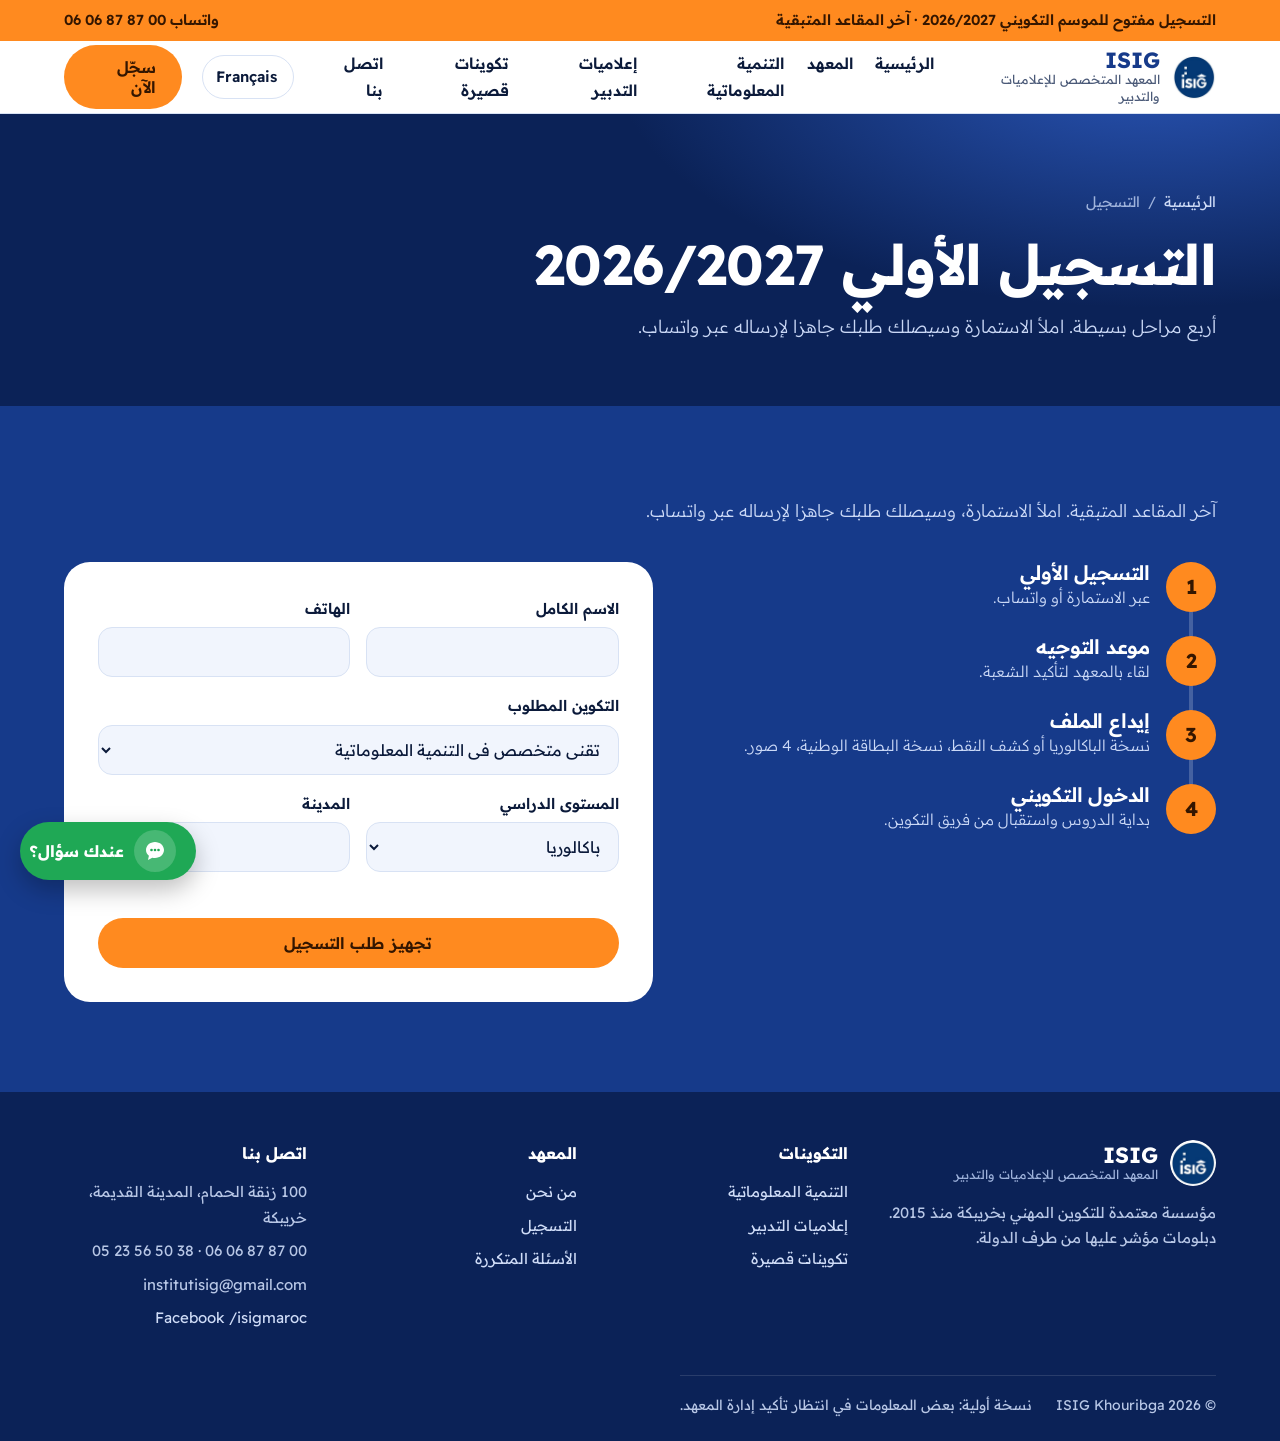
<file: inscription.html>
<!DOCTYPE html>
<html lang="ar" dir="rtl" class="l-ar">
<head>
<meta charset="utf-8">
<meta name="viewport" content="width=device-width, initial-scale=1">
<title>التسجيل | ISIG خريبكة</title>
<meta name="title-ar" content="التسجيل | ISIG خريبكة">
<meta name="title-fr" content="Inscription | ISIG Khouribga">
<meta name="description" content="Pré-inscription en ligne à l'ISIG Khouribga pour l'année 2026/2027 : étapes, dossier et formulaire.">
<link rel="canonical" href="https://isig1.vercel.app/inscription.html">
<meta property="og:type" content="website">
<meta property="og:site_name" content="ISIG Khouribga">
<meta property="og:title" content="Inscription | ISIG Khouribga">
<meta property="og:description" content="Pré-inscription en ligne à l'ISIG Khouribga pour l'année 2026/2027 : étapes, dossier et formulaire.">
<meta property="og:url" content="https://isig1.vercel.app/inscription.html">
<meta property="og:image" content="https://isig1.vercel.app/promo.jpg">
<meta name="theme-color" content="#0b2257">
<link rel="icon" href="logo.png">
<link rel="preconnect" href="https://fonts.googleapis.com">
<link rel="preconnect" href="https://fonts.gstatic.com" crossorigin>
<link href="https://fonts.googleapis.com/css2?family=Readex+Pro:wght@300;400;600;700&display=swap" rel="stylesheet">
<link rel="stylesheet" href="style.css">
<script>try{if(localStorage.getItem('isig-lang')==='fr'){var h=document.documentElement;h.className='l-fr';h.lang='fr';h.dir='ltr'}}catch(e){}</script>
</head>
<body>
<a class="skip" href="#main"><span class="ar">انتقل إلى المحتوى</span><span class="fr">Aller au contenu</span></a>
<div class="ann"><div class="wrap">
 <span><span class="ar">التسجيل مفتوح للموسم التكويني 2026/2027 · آخر المقاعد المتبقية</span><span class="fr">Inscriptions ouvertes 2026/2027 · dernières places disponibles</span></span>
 <a href="https://wa.me/212606878700"><span class="ar">واتساب</span><span class="fr">WhatsApp</span> <span class="nw">06 06 87 87 00</span></a>
</div></div>
<header>
 <nav class="nav wrap" aria-label="Navigation principale">
  <a class="logo" href="index.html"><img src="logo.png" width="46" height="46" alt="ISIG"><span><b>ISIG</b><small><span class="ar">المعهد المتخصص للإعلاميات والتدبير</span><span class="fr">Institut Spécialisé d'Informatique et de Gestion</span></small></span></a>
  <div class="links" id="links">
   <a href="index.html"><span class="ar">الرئيسية</span><span class="fr">Accueil</span></a>
   <a href="institut.html"><span class="ar">المعهد</span><span class="fr">L'institut</span></a>
   <a href="developpement-informatique.html"><span class="ar">التنمية المعلوماتية</span><span class="fr">Informatique</span></a>
   <a href="gestion-informatisee.html"><span class="ar">إعلاميات التدبير</span><span class="fr">Gestion</span></a>
   <a href="formations-courtes.html"><span class="ar">تكوينات قصيرة</span><span class="fr">Formations courtes</span></a>
   <a href="contact.html"><span class="ar">اتصل بنا</span><span class="fr">Contact</span></a>
   <a class="mob" href="inscription.html" aria-current="page"><span class="ar">التسجيل</span><span class="fr">Inscription</span></a>
  </div>
  <button class="lang" id="lang" type="button" aria-label="Langue / اللغة">Français</button>
  <button class="menu-btn" id="menu" type="button" aria-expanded="false" aria-controls="links" aria-label="Menu"><svg width="22" height="22" viewBox="0 0 22 22" aria-hidden="true"><path d="M3 6h16M3 11h16M3 16h16" stroke="currentColor" stroke-width="2.2" stroke-linecap="round"/></svg></button>
  <a class="btn b-org" href="inscription.html"><span class="ar">سجّل الآن</span><span class="fr">S'inscrire</span></a>
 </nav>
</header>
<main id="main">
<section class="phero"><div class="wrap">
 <nav class="crumb" aria-label="Fil d'Ariane"><a href="index.html"><span class="ar">الرئيسية</span><span class="fr">Accueil</span></a><span aria-hidden="true">/</span><span><span class="ar">التسجيل</span><span class="fr">Inscription</span></span></nav>
 <h1><span class="ar">التسجيل الأولي 2026/2027</span><span class="fr">Pré-inscription 2026/2027</span></h1>
 <p class="sub"><span class="ar">أربع مراحل بسيطة. املأ الاستمارة وسيصلك طلبك جاهزا لإرساله عبر واتساب.</span><span class="fr">Quatre étapes simples. Remplissez le formulaire : votre demande est prête à envoyer par WhatsApp.</span></p>
 
</div></section>
<section class="band ins" id="inscription">
 <div class="wrap">
  
  <p class="lead" style="margin-top:0"><span class="ar">آخر المقاعد المتبقية. املأ الاستمارة، وسيصلك طلبك جاهزا لإرساله عبر واتساب.</span><span class="fr">Dernières places. Remplissez le formulaire : votre demande est prête à envoyer par WhatsApp.</span></p>
  <div class="igrid">
   <ol class="steps">
    <li><span class="n">1</span><div><h3><span class="ar">التسجيل الأولي</span><span class="fr">Pré-inscription</span></h3><p><span class="ar">عبر الاستمارة أو واتساب.</span><span class="fr">Via le formulaire ou WhatsApp.</span></p></div></li>
    <li><span class="n">2</span><div><h3><span class="ar">موعد التوجيه</span><span class="fr">Rendez-vous d'orientation</span></h3><p><span class="ar">لقاء بالمعهد لتأكيد الشعبة.</span><span class="fr">Un entretien à l'institut pour confirmer la filière.</span></p></div></li>
    <li><span class="n">3</span><div><h3><span class="ar">إيداع الملف</span><span class="fr">Dépôt du dossier</span></h3><p><span class="ar">نسخة الباكالوريا أو كشف النقط، نسخة البطاقة الوطنية، 4 صور.</span><span class="fr">Copie du Bac ou relevé de notes, copie de la CIN, 4 photos.</span></p></div></li>
    <li><span class="n">4</span><div><h3><span class="ar">الدخول التكويني</span><span class="fr">Rentrée</span></h3><p><span class="ar">بداية الدروس واستقبال من فريق التكوين.</span><span class="fr">Début des cours et accueil par l'équipe pédagogique.</span></p></div></li>
   </ol>
   <form class="fform" id="f" novalidate>
    <div class="r2">
     <label for="nom"><span><span class="ar">الاسم الكامل</span><span class="fr">Nom complet</span></span><input id="nom" autocomplete="name"></label>
     <label for="tel"><span><span class="ar">الهاتف</span><span class="fr">Téléphone</span></span><input id="tel" type="tel" inputmode="tel" autocomplete="tel" dir="ltr"></label>
    </div>
    <label for="fil"><span><span class="ar">التكوين المطلوب</span><span class="fr">Formation souhaitée</span></span>
     <select id="fil">
      <option value="dev" data-ar="تقني متخصص في التنمية المعلوماتية" data-fr="Technicien Spécialisé en Développement Informatique"></option>
      <option value="ges" data-ar="تقني في إعلاميات التدبير" data-fr="Technicien en Gestion Informatisée"></option>
      <option value="all" data-ar="اللغة الألمانية" data-fr="Langue allemande"></option>
      <option value="dm" data-ar="التسويق الرقمي" data-fr="Digital Marketing"></option>
     </select></label>
    <div class="r2">
     <label for="niv"><span><span class="ar">المستوى الدراسي</span><span class="fr">Niveau d'études</span></span>
      <select id="niv">
       <option data-ar="باكالوريا" data-fr="Baccalauréat"></option>
       <option data-ar="الثانية باكالوريا" data-fr="2e année Bac"></option>
       <option data-ar="جامعي" data-fr="Universitaire"></option>
       <option data-ar="آخر" data-fr="Autre"></option>
      </select></label>
     <label for="ville"><span><span class="ar">المدينة</span><span class="fr">Ville</span></span><input id="ville" autocomplete="address-level2"></label>
    </div>
    <p class="err" id="err" aria-live="polite"></p>
    <button class="btn b-org" type="submit"><span class="ar">تجهيز طلب التسجيل</span><span class="fr">Préparer ma demande</span></button>
    <div class="ok" id="ok" aria-live="polite"><span class="ar">طلبك جاهز. </span><span class="fr">Votre demande est prête. </span><a id="wa" href="https://wa.me/212606878700"><span class="ar">أرسله عبر واتساب</span><span class="fr">L'envoyer par WhatsApp</span></a></div>
   </form>
  </div>
 </div>
</section></main>
<footer class="foot">
 <div class="wrap">
  <div class="cols">
   <div>
    <a class="logo" href="index.html"><img src="logo.png" width="46" height="46" alt="ISIG"><span><b>ISIG</b><small><span class="ar">المعهد المتخصص للإعلاميات والتدبير</span><span class="fr">Institut Spécialisé d'Informatique et de Gestion</span></small></span></a>
    <p style="margin-top:14px;max-width:38ch"><span class="ar">مؤسسة معتمدة للتكوين المهني بخريبكة منذ 2015. دبلومات مؤشر عليها من طرف الدولة.</span><span class="fr">Établissement de formation professionnelle accrédité à Khouribga depuis 2015. Diplômes visés par l'État.</span></p>
   </div>
   <div><h4><span class="ar">التكوينات</span><span class="fr">Formations</span></h4><ul>
    <li><a href="developpement-informatique.html"><span class="ar">التنمية المعلوماتية</span><span class="fr">Développement informatique</span></a></li>
    <li><a href="gestion-informatisee.html"><span class="ar">إعلاميات التدبير</span><span class="fr">Gestion informatisée</span></a></li>
    <li><a href="formations-courtes.html"><span class="ar">تكوينات قصيرة</span><span class="fr">Formations courtes</span></a></li>
   </ul></div>
   <div><h4><span class="ar">المعهد</span><span class="fr">L'institut</span></h4><ul>
    <li><a href="institut.html"><span class="ar">من نحن</span><span class="fr">Qui sommes-nous</span></a></li>
    <li><a href="inscription.html"><span class="ar">التسجيل</span><span class="fr">Inscription</span></a></li>
    <li><a href="contact.html"><span class="ar">الأسئلة المتكررة</span><span class="fr">Questions fréquentes</span></a></li>
   </ul></div>
   <div><h4><span class="ar">اتصل بنا</span><span class="fr">Contact</span></h4><ul>
    <li><span class="ar">100 زنقة الحمام، المدينة القديمة، خريبكة</span><span class="fr">100, Rue Al Hamam, Ancienne Médina, Khouribga</span></li>
    <li><span class="nw">06 06 87 87 00</span> · <span class="nw">05 23 56 50 38</span></li>
    <li style="overflow-wrap:anywhere">institutisig@gmail.com</li>
    <li><a href="https://www.facebook.com/isigmaroc">Facebook /isigmaroc</a></li>
   </ul></div>
  </div>
  <div class="legal"><span>© 2026 ISIG Khouribga</span><span><span class="ar">نسخة أولية: بعض المعلومات في انتظار تأكيد إدارة المعهد.</span><span class="fr">Version de présentation : certaines informations sont à confirmer par la direction.</span></span></div>
 </div>
</footer>

<button class="fab" id="fab" type="button" aria-expanded="false" aria-controls="chat">
 <span class="bub"><svg width="24" height="24" viewBox="0 0 24 24" aria-hidden="true"><path d="M12 3C7 3 3 6.6 3 11c0 2.3 1.1 4.4 2.9 5.8L5 21l4.3-2.3c.9.2 1.8.3 2.7.3 5 0 9-3.6 9-8s-4-8-9-8z" fill="#fff"/><circle cx="8.5" cy="11" r="1.3" fill="#1fa855"/><circle cx="12" cy="11" r="1.3" fill="#1fa855"/><circle cx="15.5" cy="11" r="1.3" fill="#1fa855"/></svg></span>
 <span class="lbl"><span class="ar">عندك سؤال؟</span><span class="fr">Une question ?</span></span>
</button>
<div class="chat" id="chat" role="dialog" aria-label="Assistant ISIG">
 <div class="chead">
  <img src="logo.png" alt="">
  <div><b><span class="ar">مساعد ISIG</span><span class="fr">Assistant ISIG</span></b><small><span class="ar">جواب فوري، ثم مستشار على واتساب</span><span class="fr">Réponse immédiate, puis un conseiller sur WhatsApp</span></small></div>
  <button type="button" id="cclose" aria-label="Fermer / إغلاق">×</button>
 </div>
 <div class="msgs" id="msgs" aria-live="polite"></div>
 <form class="cin" id="cform" style="background:var(--bg);border-radius:0;padding:10px;gap:8px;display:flex">
  <input id="cq" autocomplete="off" aria-label="Votre question / سؤالك">
  <button type="submit" aria-label="Envoyer / إرسال">➤</button>
 </form>
 <a class="cwa" id="cwa" href="https://wa.me/212606878700"><span class="ar">متابعة المحادثة على واتساب</span><span class="fr">Continuer sur WhatsApp</span></a>
</div>

<script src="main.js"></script>
</body>
</html>
</file>
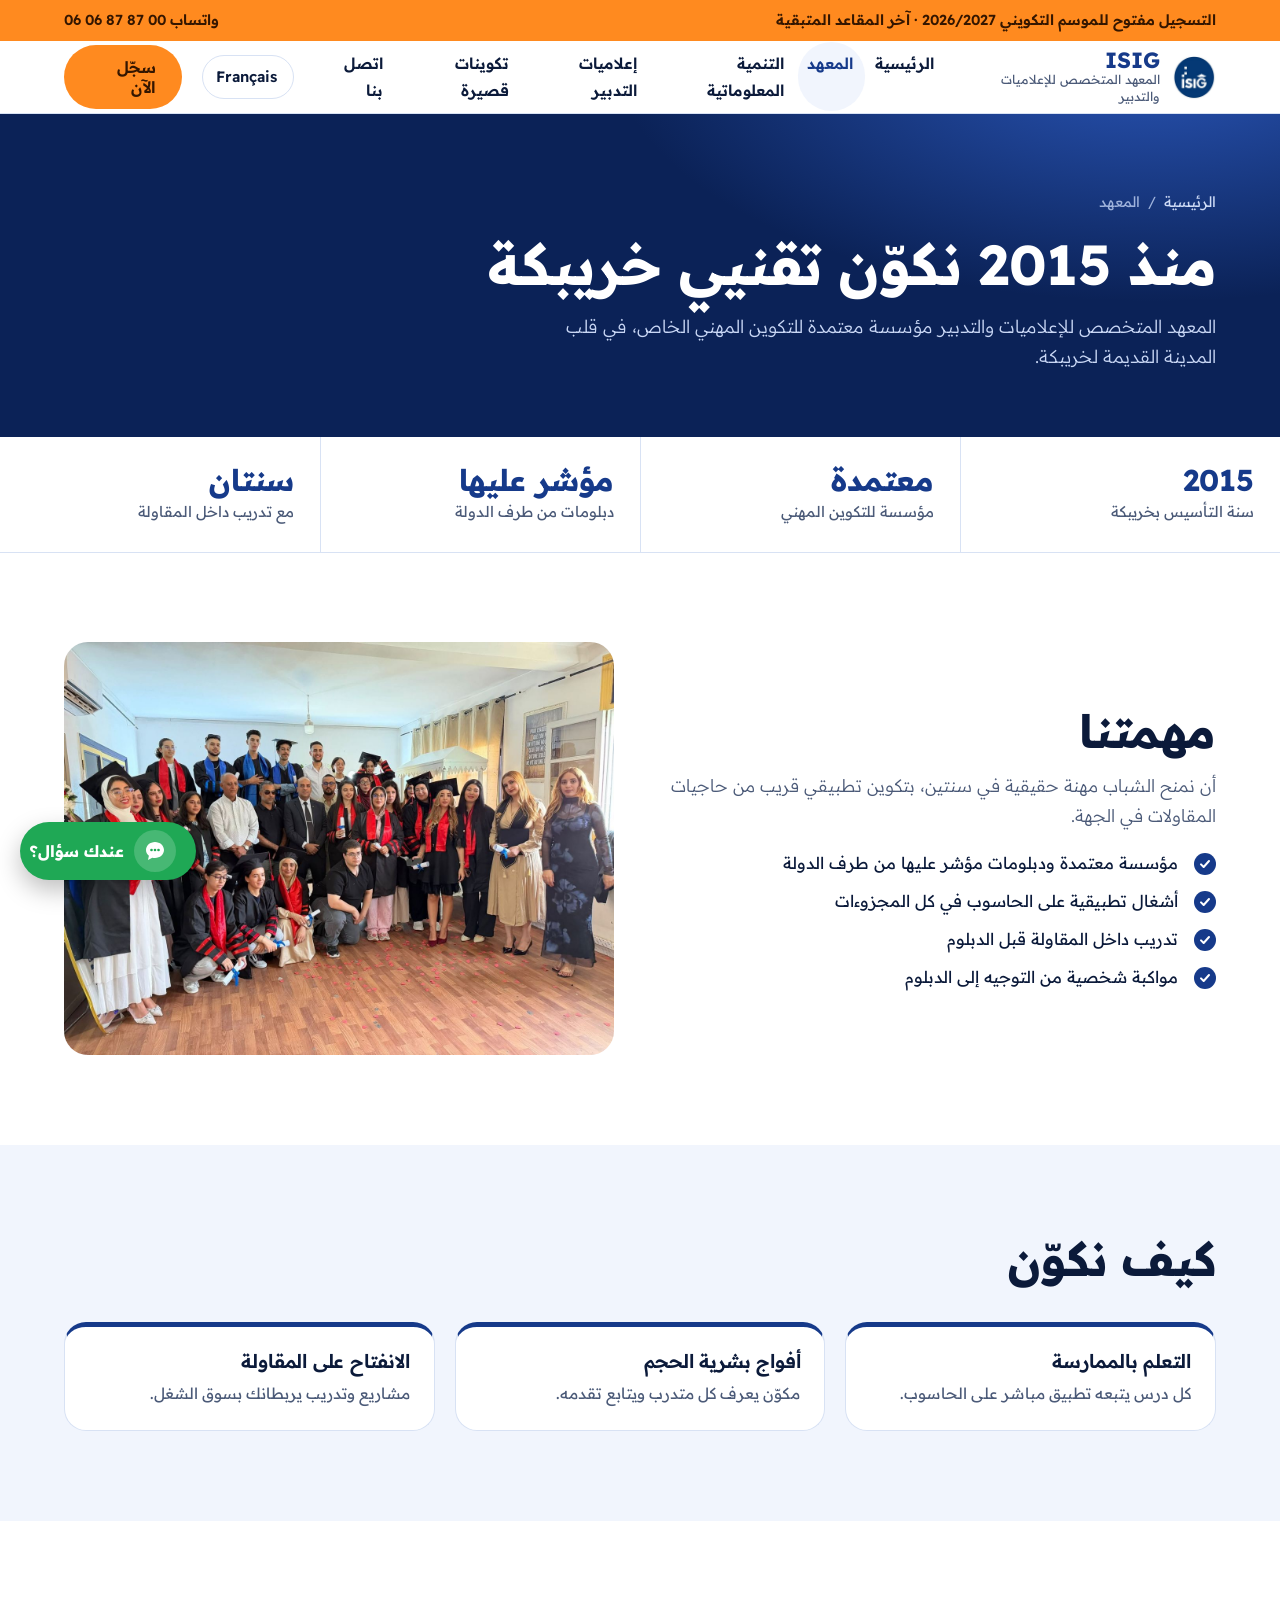
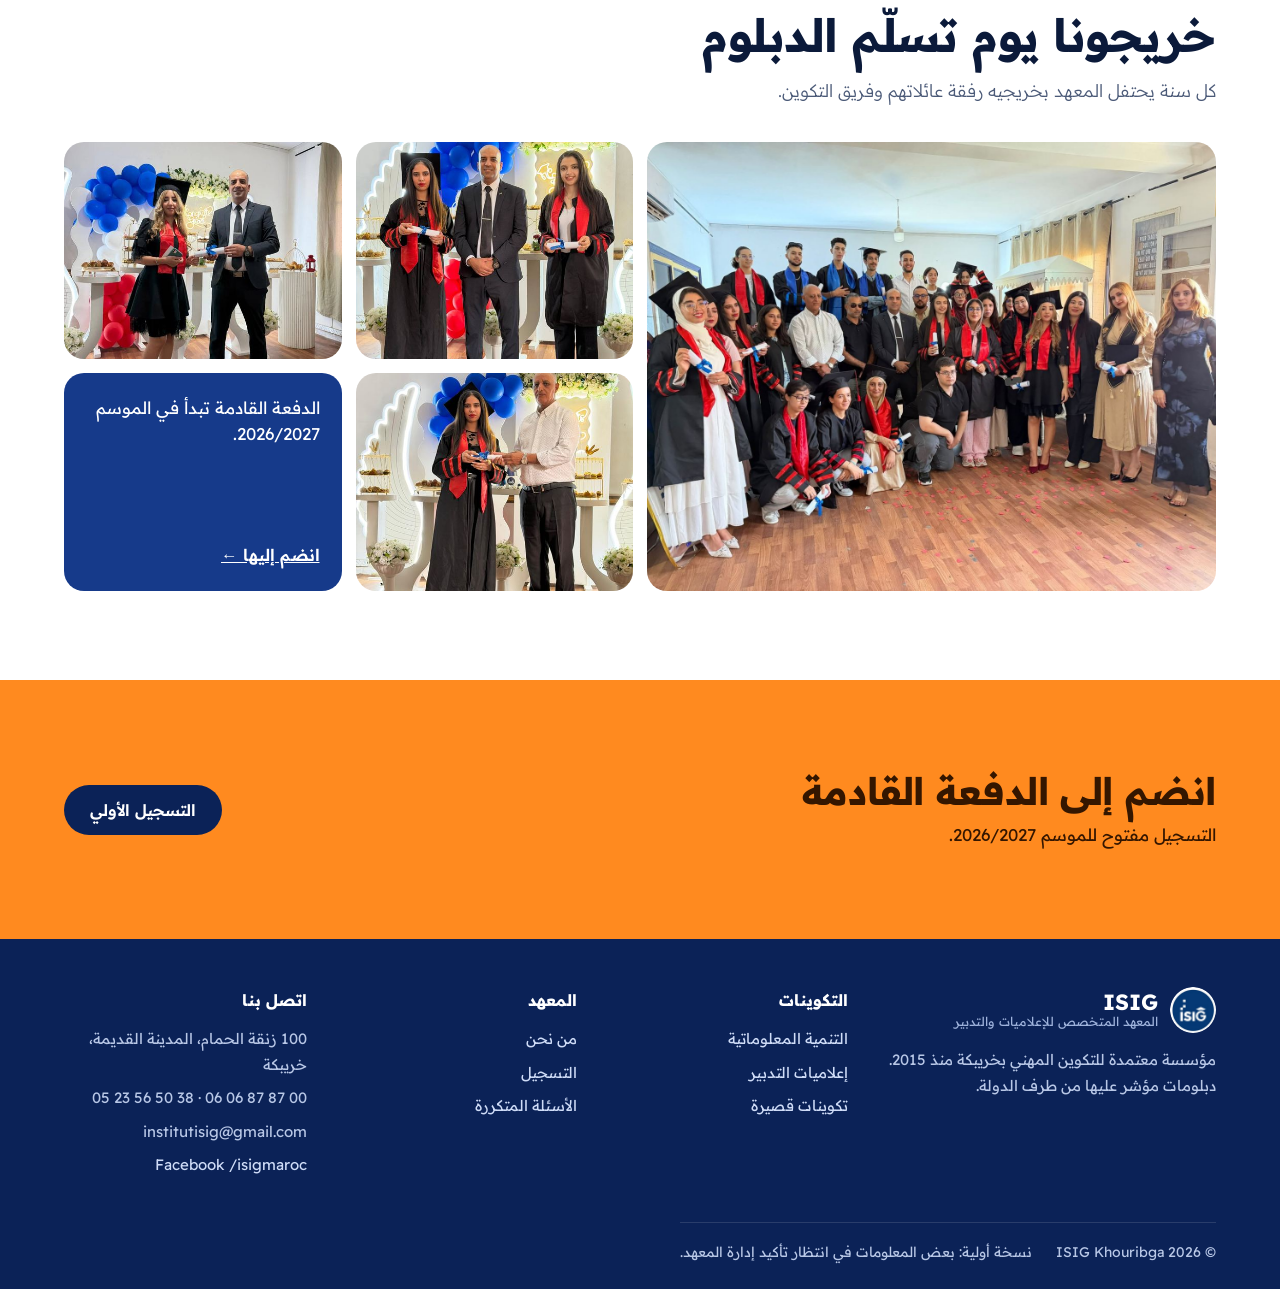
<file: institut.html>
<!DOCTYPE html>
<html lang="ar" dir="rtl" class="l-ar">
<head>
<meta charset="utf-8">
<meta name="viewport" content="width=device-width, initial-scale=1">
<title>المعهد | ISIG خريبكة</title>
<meta name="title-ar" content="المعهد | ISIG خريبكة">
<meta name="title-fr" content="L'institut | ISIG Khouribga">
<meta name="description" content="ISIG Khouribga : établissement de formation professionnelle accrédité depuis 2015, diplômes visés par l'État, pédagogie pratique.">
<link rel="canonical" href="https://isig1.vercel.app/institut.html">
<meta property="og:type" content="website">
<meta property="og:site_name" content="ISIG Khouribga">
<meta property="og:title" content="L'institut | ISIG Khouribga">
<meta property="og:description" content="ISIG Khouribga : établissement de formation professionnelle accrédité depuis 2015, diplômes visés par l'État, pédagogie pratique.">
<meta property="og:url" content="https://isig1.vercel.app/institut.html">
<meta property="og:image" content="https://isig1.vercel.app/promo.jpg">
<meta name="theme-color" content="#0b2257">
<link rel="icon" href="logo.png">
<link rel="preconnect" href="https://fonts.googleapis.com">
<link rel="preconnect" href="https://fonts.gstatic.com" crossorigin>
<link href="https://fonts.googleapis.com/css2?family=Readex+Pro:wght@300;400;600;700&display=swap" rel="stylesheet">
<link rel="stylesheet" href="style.css">
<script>try{if(localStorage.getItem('isig-lang')==='fr'){var h=document.documentElement;h.className='l-fr';h.lang='fr';h.dir='ltr'}}catch(e){}</script>
</head>
<body>
<a class="skip" href="#main"><span class="ar">انتقل إلى المحتوى</span><span class="fr">Aller au contenu</span></a>
<div class="ann"><div class="wrap">
 <span><span class="ar">التسجيل مفتوح للموسم التكويني 2026/2027 · آخر المقاعد المتبقية</span><span class="fr">Inscriptions ouvertes 2026/2027 · dernières places disponibles</span></span>
 <a href="https://wa.me/212606878700"><span class="ar">واتساب</span><span class="fr">WhatsApp</span> <span class="nw">06 06 87 87 00</span></a>
</div></div>
<header>
 <nav class="nav wrap" aria-label="Navigation principale">
  <a class="logo" href="index.html"><img src="logo.png" width="46" height="46" alt="ISIG"><span><b>ISIG</b><small><span class="ar">المعهد المتخصص للإعلاميات والتدبير</span><span class="fr">Institut Spécialisé d'Informatique et de Gestion</span></small></span></a>
  <div class="links" id="links">
   <a href="index.html"><span class="ar">الرئيسية</span><span class="fr">Accueil</span></a>
   <a href="institut.html" aria-current="page"><span class="ar">المعهد</span><span class="fr">L'institut</span></a>
   <a href="developpement-informatique.html"><span class="ar">التنمية المعلوماتية</span><span class="fr">Informatique</span></a>
   <a href="gestion-informatisee.html"><span class="ar">إعلاميات التدبير</span><span class="fr">Gestion</span></a>
   <a href="formations-courtes.html"><span class="ar">تكوينات قصيرة</span><span class="fr">Formations courtes</span></a>
   <a href="contact.html"><span class="ar">اتصل بنا</span><span class="fr">Contact</span></a>
   <a class="mob" href="inscription.html"><span class="ar">التسجيل</span><span class="fr">Inscription</span></a>
  </div>
  <button class="lang" id="lang" type="button" aria-label="Langue / اللغة">Français</button>
  <button class="menu-btn" id="menu" type="button" aria-expanded="false" aria-controls="links" aria-label="Menu"><svg width="22" height="22" viewBox="0 0 22 22" aria-hidden="true"><path d="M3 6h16M3 11h16M3 16h16" stroke="currentColor" stroke-width="2.2" stroke-linecap="round"/></svg></button>
  <a class="btn b-org" href="inscription.html"><span class="ar">سجّل الآن</span><span class="fr">S'inscrire</span></a>
 </nav>
</header>
<main id="main">
<section class="phero"><div class="wrap">
 <nav class="crumb" aria-label="Fil d'Ariane"><a href="index.html"><span class="ar">الرئيسية</span><span class="fr">Accueil</span></a><span aria-hidden="true">/</span><span><span class="ar">المعهد</span><span class="fr">L'institut</span></span></nav>
 <h1><span class="ar">منذ 2015 نكوّن تقنيي خريبكة</span><span class="fr">Depuis 2015, nous formons les techniciens de Khouribga</span></h1>
 <p class="sub"><span class="ar">المعهد المتخصص للإعلاميات والتدبير مؤسسة معتمدة للتكوين المهني الخاص، في قلب المدينة القديمة لخريبكة.</span><span class="fr">L'Institut Spécialisé d'Informatique et de Gestion est un établissement privé de formation professionnelle accrédité, au cœur de l'ancienne médina de Khouribga.</span></p>
 
</div></section>
<div class="proof">
 <div><b>2015</b><span class="ar">سنة التأسيس بخريبكة</span><span class="fr">Création à Khouribga</span></div>
 <div><b><span class="ar">معتمدة</span><span class="fr">Accrédité</span></b><span class="ar">مؤسسة للتكوين المهني</span><span class="fr">Formation professionnelle</span></div>
 <div><b><span class="ar">مؤشر عليها</span><span class="fr">Visés</span></b><span class="ar">دبلومات من طرف الدولة</span><span class="fr">Diplômes visés par l'État</span></div>
 <div><b><span class="ar">سنتان</span><span class="fr">2 ans</span></b><span class="ar">مع تدريب داخل المقاولة</span><span class="fr">Avec stage en entreprise</span></div>
</div><section class="band"><div class="wrap split">
 <div>
  <h2><span class="ar">مهمتنا</span><span class="fr">Notre mission</span></h2>
  <p class="lead"><span class="ar">أن نمنح الشباب مهنة حقيقية في سنتين، بتكوين تطبيقي قريب من حاجيات المقاولات في الجهة.</span><span class="fr">Donner aux jeunes un vrai métier en deux ans, grâce à une formation pratique proche des besoins des entreprises de la région.</span></p>
  <ul class="checks">
   <li><span class="ar">مؤسسة معتمدة ودبلومات مؤشر عليها من طرف الدولة</span><span class="fr">Établissement accrédité et diplômes visés par l'État</span></li>
   <li><span class="ar">أشغال تطبيقية على الحاسوب في كل المجزوءات</span><span class="fr">Travaux pratiques sur ordinateur dans chaque module</span></li>
   <li><span class="ar">تدريب داخل المقاولة قبل الدبلوم</span><span class="fr">Stage en entreprise avant le diplôme</span></li>
   <li><span class="ar">مواكبة شخصية من التوجيه إلى الدبلوم</span><span class="fr">Un accompagnement personnalisé, de l'orientation au diplôme</span></li>
  </ul>
 </div>
 <img src="promo.jpg" width="1400" height="1050" loading="lazy" alt="Lauréats ISIG en toge">
</div></section>
<section class="band alt"><div class="wrap">
 <h2><span class="ar">كيف نكوّن</span><span class="fr">Notre pédagogie</span></h2>
 <div class="grid3">
  <div class="mod"><h3><span class="ar">التعلم بالممارسة</span><span class="fr">Apprendre en pratiquant</span></h3><p><span class="ar">كل درس يتبعه تطبيق مباشر على الحاسوب.</span><span class="fr">Chaque cours est suivi d'une mise en pratique sur ordinateur.</span></p></div>
  <div class="mod"><h3><span class="ar">أفواج بشرية الحجم</span><span class="fr">Des groupes à taille humaine</span></h3><p><span class="ar">مكوّن يعرف كل متدرب ويتابع تقدمه.</span><span class="fr">Un formateur qui connaît chaque stagiaire et suit sa progression.</span></p></div>
  <div class="mod"><h3><span class="ar">الانفتاح على المقاولة</span><span class="fr">Ouverture sur l'entreprise</span></h3><p><span class="ar">مشاريع وتدريب يربطانك بسوق الشغل.</span><span class="fr">Projets et stage qui vous relient au marché du travail.</span></p></div>
 </div>
</div></section>
<section class="band" id="laureats">
 <div class="wrap">
  <h2><span class="ar">خريجونا يوم تسلّم الدبلوم</span><span class="fr">Nos lauréats, le jour du diplôme</span></h2>
  <p class="lead"><span class="ar">كل سنة يحتفل المعهد بخريجيه رفقة عائلاتهم وفريق التكوين.</span><span class="fr">Chaque année, l'institut célèbre ses lauréats avec leurs familles et l'équipe pédagogique.</span></p>
  <div class="mosaic">
   <figure class="big"><img src="promo.jpg" width="1400" height="1050" alt="Promotion de lauréats ISIG en toge"></figure>
   <figure><img src="diplome-1.jpg" width="540" height="720" loading="lazy" alt="Remise de diplômes ISIG"></figure>
   <figure><img src="diplome-2.jpg" width="540" height="720" loading="lazy" alt="Remise de diplôme ISIG"></figure>
   <figure><img src="diplome-3.jpg" width="540" height="720" loading="lazy" alt="Remise de diplôme ISIG"></figure>
   <figure class="note"><p><span class="ar">الدفعة القادمة تبدأ في الموسم 2026/2027.</span><span class="fr">La prochaine promotion commence en 2026/2027.</span></p><a href="inscription.html"><span class="ar">انضم إليها ←</span><span class="fr">La rejoindre →</span></a></figure>
  </div>
 </div>
</section><section class="band cta"><div class="wrap">
 <div><h2><span class="ar">انضم إلى الدفعة القادمة</span><span class="fr">Rejoignez la prochaine promotion</span></h2><p><span class="ar">التسجيل مفتوح للموسم 2026/2027.</span><span class="fr">Les inscriptions 2026/2027 sont ouvertes.</span></p></div>
 <a class="btn" href="inscription.html"><span class="ar">التسجيل الأولي</span><span class="fr">Pré-inscription</span></a>
</div></section>
</main>
<footer class="foot">
 <div class="wrap">
  <div class="cols">
   <div>
    <a class="logo" href="index.html"><img src="logo.png" width="46" height="46" alt="ISIG"><span><b>ISIG</b><small><span class="ar">المعهد المتخصص للإعلاميات والتدبير</span><span class="fr">Institut Spécialisé d'Informatique et de Gestion</span></small></span></a>
    <p style="margin-top:14px;max-width:38ch"><span class="ar">مؤسسة معتمدة للتكوين المهني بخريبكة منذ 2015. دبلومات مؤشر عليها من طرف الدولة.</span><span class="fr">Établissement de formation professionnelle accrédité à Khouribga depuis 2015. Diplômes visés par l'État.</span></p>
   </div>
   <div><h4><span class="ar">التكوينات</span><span class="fr">Formations</span></h4><ul>
    <li><a href="developpement-informatique.html"><span class="ar">التنمية المعلوماتية</span><span class="fr">Développement informatique</span></a></li>
    <li><a href="gestion-informatisee.html"><span class="ar">إعلاميات التدبير</span><span class="fr">Gestion informatisée</span></a></li>
    <li><a href="formations-courtes.html"><span class="ar">تكوينات قصيرة</span><span class="fr">Formations courtes</span></a></li>
   </ul></div>
   <div><h4><span class="ar">المعهد</span><span class="fr">L'institut</span></h4><ul>
    <li><a href="institut.html"><span class="ar">من نحن</span><span class="fr">Qui sommes-nous</span></a></li>
    <li><a href="inscription.html"><span class="ar">التسجيل</span><span class="fr">Inscription</span></a></li>
    <li><a href="contact.html"><span class="ar">الأسئلة المتكررة</span><span class="fr">Questions fréquentes</span></a></li>
   </ul></div>
   <div><h4><span class="ar">اتصل بنا</span><span class="fr">Contact</span></h4><ul>
    <li><span class="ar">100 زنقة الحمام، المدينة القديمة، خريبكة</span><span class="fr">100, Rue Al Hamam, Ancienne Médina, Khouribga</span></li>
    <li><span class="nw">06 06 87 87 00</span> · <span class="nw">05 23 56 50 38</span></li>
    <li style="overflow-wrap:anywhere">institutisig@gmail.com</li>
    <li><a href="https://www.facebook.com/isigmaroc">Facebook /isigmaroc</a></li>
   </ul></div>
  </div>
  <div class="legal"><span>© 2026 ISIG Khouribga</span><span><span class="ar">نسخة أولية: بعض المعلومات في انتظار تأكيد إدارة المعهد.</span><span class="fr">Version de présentation : certaines informations sont à confirmer par la direction.</span></span></div>
 </div>
</footer>

<button class="fab" id="fab" type="button" aria-expanded="false" aria-controls="chat">
 <span class="bub"><svg width="24" height="24" viewBox="0 0 24 24" aria-hidden="true"><path d="M12 3C7 3 3 6.6 3 11c0 2.3 1.1 4.4 2.9 5.8L5 21l4.3-2.3c.9.2 1.8.3 2.7.3 5 0 9-3.6 9-8s-4-8-9-8z" fill="#fff"/><circle cx="8.5" cy="11" r="1.3" fill="#1fa855"/><circle cx="12" cy="11" r="1.3" fill="#1fa855"/><circle cx="15.5" cy="11" r="1.3" fill="#1fa855"/></svg></span>
 <span class="lbl"><span class="ar">عندك سؤال؟</span><span class="fr">Une question ?</span></span>
</button>
<div class="chat" id="chat" role="dialog" aria-label="Assistant ISIG">
 <div class="chead">
  <img src="logo.png" alt="">
  <div><b><span class="ar">مساعد ISIG</span><span class="fr">Assistant ISIG</span></b><small><span class="ar">جواب فوري، ثم مستشار على واتساب</span><span class="fr">Réponse immédiate, puis un conseiller sur WhatsApp</span></small></div>
  <button type="button" id="cclose" aria-label="Fermer / إغلاق">×</button>
 </div>
 <div class="msgs" id="msgs" aria-live="polite"></div>
 <form class="cin" id="cform" style="background:var(--bg);border-radius:0;padding:10px;gap:8px;display:flex">
  <input id="cq" autocomplete="off" aria-label="Votre question / سؤالك">
  <button type="submit" aria-label="Envoyer / إرسال">➤</button>
 </form>
 <a class="cwa" id="cwa" href="https://wa.me/212606878700"><span class="ar">متابعة المحادثة على واتساب</span><span class="fr">Continuer sur WhatsApp</span></a>
</div>

<script src="main.js"></script>
</body>
</html>
</file>
<file: style.css>
/* ISIG — feuille de style principale
   VOICE  occasion : un institut qui promet un métier ; sûr de lui, chaleureux, concret
   IDEA   le plan de ligne d'un réseau de transport : du Bac au métier, deux lignes (Informatique, Gestion) qui se rejoignent au diplôme
   PICTURE la carte de parcours interactive, grande, dans le héros ; on choisit sa ligne, la carte et la fiche suivent
   COLOUR marine ISIG #0b2257 / #163a8a dominant, ciel #3d9bff (ligne Informatique), orange #ff8a1f (ligne Gestion, actions) ; blanc
   TYPE   Readex Pro 700 titres, 300/400 texte, arabe et latin dans la même famille
   LAYOUT bandeau d'annonce, en-tête blanc, héros marine titre au-dessus et carte pleine largeur ; puis bandes alternées ; mobile : ligne verticale */
:root{color-scheme:light dark;--bg:light-dark(#ffffff,#081530);--ink:light-dark(#0b1a3a,#e8eefb);--mute:light-dark(#4b5a78,#a6b5d3);--panel:light-dark(#f1f5fd,#0e2047);--line:light-dark(#d8e2f4,#1d3466);--blue:#163a8a;--deep:#0b2257;--sky:#3d9bff;--org:#ff8a1f;--orgink:#341600}
:root[data-theme=light]{color-scheme:light}
:root[data-theme=dark]{color-scheme:dark}
*{box-sizing:border-box;min-width:0}
html{scroll-padding-top:84px;scroll-behavior:smooth}
body{margin:0;background:var(--bg);color:var(--ink);font:16.5px/1.7 "Readex Pro",Tahoma,sans-serif;overflow-x:clip}
.l-ar .fr,.l-fr .ar{display:none!important}
a{color:inherit}
img{max-width:100%;height:auto;display:block}
.wrap{max-width:1240px;margin-inline:auto}
.band{padding-block:clamp(48px,7vw,104px);padding-inline:max(5vw,16px)}
h1,h2,h3{margin:0;line-height:1.12;text-wrap:balance;letter-spacing:-.01em}
h2{font-size:clamp(30px,3.8vw,46px);font-weight:700}
h3{font-size:20px;font-weight:600}
p{margin:0}
.lead{color:var(--mute);max-width:60ch;margin-top:14px;font-weight:300;font-size:17.5px}
.btn{display:inline-flex;align-items:center;justify-content:center;gap:10px;min-height:50px;padding:10px 24px;border-radius:999px;font:600 16px "Readex Pro",sans-serif;text-decoration:none;border:2px solid transparent;cursor:pointer}
.btn:focus-visible,a:focus-visible,button:focus-visible,select:focus-visible,input:focus-visible,summary:focus-visible{outline:3px solid var(--org);outline-offset:3px}
.b-org{background:var(--org);color:var(--orgink)}
.b-org:hover{background:#ffa04a}
.b-ghost{border-color:#ffffff66;color:#fff}
.b-ghost:hover{background:#ffffff14}
.nw{white-space:nowrap;direction:ltr;unicode-bidi:isolate}
/* announce + header */
.ann{background:var(--org);color:var(--orgink);font-weight:600;font-size:14.5px;padding:8px max(5vw,16px)}
.ann .wrap{display:flex;flex-wrap:wrap;gap:6px 24px;justify-content:space-between}
.ann a{text-decoration:none}
header{position:sticky;top:0;z-index:20;background:var(--bg);border-bottom:1px solid var(--line);padding-inline:max(5vw,16px)}
.nav{display:flex;align-items:center;gap:20px;min-height:72px}
.logo{display:flex;align-items:center;gap:12px;text-decoration:none}
.logo img{width:46px;height:46px;border-radius:50%}
.logo b{display:block;font-size:22px;line-height:1;color:var(--blue)}
.logo small{display:block;font-size:12.5px;color:var(--mute);line-height:1.3}
.links{display:flex;gap:2px;margin-inline-start:auto}
.links a{text-decoration:none;padding:8px 12px;border-radius:999px;font-weight:600;font-size:15.5px}
.links a:hover{background:var(--panel)}
.lang{border:1.5px solid var(--line);background:var(--bg);color:var(--ink);border-radius:999px;min-height:44px;padding:4px 16px;font:600 15px "Readex Pro",sans-serif;cursor:pointer}
@media(max-width:980px){.links{display:none}.lang{margin-inline-start:auto}}
@media(max-width:520px){.nav>.b-org{display:none}.logo small{display:none}}
/* hero */
.hero{background:var(--deep);color:#fff;position:relative;overflow:hidden}
.hero::before{content:"";position:absolute;inset:0;background:radial-gradient(1200px 500px at 85% -10%,#2a56b8 0,transparent 60%),radial-gradient(700px 400px at 0% 110%,#163a8a 0,transparent 60%);pointer-events:none}
.hero .wrap{position:relative}
.htop{display:grid;grid-template-columns:minmax(0,1.4fr) minmax(0,1fr);gap:24px 56px;align-items:end}
.hero h1{font-size:clamp(38px,5.4vw,66px);font-weight:700}
.hero h1 em{font-style:normal;color:var(--org)}
.hero .sub{color:#c9d7f5;font-weight:300;font-size:18px;max-width:46ch}
.hero .ctas{display:flex;flex-wrap:wrap;gap:12px;margin-top:22px}
@media(max-width:860px){.htop{grid-template-columns:minmax(0,1fr)}}
.mapbox{margin-top:clamp(28px,4vw,48px);background:#ffffff0a;border:1px solid #ffffff1f;border-radius:28px;padding:clamp(16px,2.4vw,28px)}
.mhead{display:flex;flex-wrap:wrap;gap:12px 20px;align-items:center;justify-content:space-between}
.mhead h2{font-size:clamp(20px,2.2vw,26px);font-weight:600;color:#fff}
.seg{display:flex;flex-wrap:wrap;gap:8px}
.seg button{min-height:44px;border-radius:999px;border:1.5px solid #ffffff40;background:transparent;color:#fff;padding:6px 18px;font:600 15px "Readex Pro",sans-serif;cursor:pointer;display:inline-flex;align-items:center;gap:8px}
.seg button i{width:12px;height:12px;border-radius:50%;display:inline-block}
.seg button[aria-pressed=true]{background:#fff;color:var(--deep);border-color:#fff}
.fig{position:relative;height:360px;margin-top:12px}
.fig svg{position:absolute;inset:0;width:100%;height:100%;overflow:visible}
.fig text{font:500 14px "Readex Pro",sans-serif;fill:#fff;paint-order:stroke;stroke:var(--deep);stroke-width:5px;stroke-linejoin:round}
.fig .pill text{stroke:none;font-weight:700}
.fig .hit{cursor:pointer}
@media(max-width:600px){.fig{height:470px}}
.info{display:grid;grid-template-columns:repeat(4,minmax(0,1fr)) auto;gap:16px 24px;align-items:center;border-top:1px solid #ffffff1f;padding-top:18px;margin-top:8px}
.info small{display:block;color:#9fb3dc;font-size:13.5px}
.info b{font-weight:600;font-size:16px}
@media(max-width:900px){.info{grid-template-columns:repeat(2,minmax(0,1fr))}.info .btn{grid-column:1/-1}}
/* proof strip */
.proof{display:grid;grid-template-columns:repeat(4,minmax(0,1fr));gap:0;border-bottom:1px solid var(--line)}
.proof div{padding:26px max(2vw,16px);border-inline-end:1px solid var(--line)}
.proof div:last-child{border:0}
.proof b{display:block;font-size:clamp(22px,2.4vw,30px);font-weight:700;color:var(--blue);line-height:1.15}
.proof>div>span{color:var(--mute);font-size:15px}
@media(max-width:760px){.proof{grid-template-columns:repeat(2,minmax(0,1fr))}.proof div:nth-child(2){border-inline-end:0}.proof div:nth-child(-n+2){border-bottom:1px solid var(--line)}}
@media (prefers-color-scheme:dark){:root:not([data-theme=light]) .proof b,:root:not([data-theme=light]) .logo b{color:#8fc0ff}}
:root[data-theme=dark] .proof b,:root[data-theme=dark] .logo b{color:#8fc0ff}
/* filières */
.tracks{display:grid;grid-template-columns:repeat(2,minmax(0,1fr));gap:24px;margin-top:40px}
.track{border-radius:26px;overflow:hidden;border:1px solid var(--line);display:flex;flex-direction:column;background:var(--bg)}
.track header{position:static;border:0;padding:26px 28px;color:#fff;background:var(--blue)}
.track.g header{background:#b85500}
.track header .ln{display:inline-flex;align-items:center;gap:8px;font-weight:600;font-size:14px;background:#ffffff26;border-radius:999px;padding:3px 12px}
.track header h3{font-size:24px;margin-top:12px}
.track header p{color:#ffffffd9;margin-top:6px;font-weight:300}
.track .row{display:grid;grid-template-columns:repeat(3,minmax(0,1fr));border-bottom:1px solid var(--line)}
.track .row div{padding:14px 20px;border-inline-end:1px solid var(--line)}
.track .row div:last-child{border:0}
.track .row small{display:block;color:var(--mute);font-size:13.5px}
.track .row b{font-weight:600}
.track .cols{display:grid;grid-template-columns:repeat(2,minmax(0,1fr));gap:22px;padding:22px 28px 28px;flex:1}
.track h4{margin:0 0 8px;font-size:15.5px;color:var(--mute);font-weight:600}
.track ul{margin:0;padding:0;list-style:none}
.track li{padding:6px 0;border-bottom:1px dashed var(--line)}
.track li:last-child{border:0}
@media(max-width:900px){.tracks{grid-template-columns:minmax(0,1fr)}}
@media(max-width:480px){.track .cols{grid-template-columns:minmax(0,1fr)}.track .row{grid-template-columns:minmax(0,1fr)}.track .row div{border-inline-end:0;border-bottom:1px solid var(--line)}}
/* quiz */
.alt{background:var(--panel)}
.quiz{display:grid;grid-template-columns:minmax(0,1.2fr) minmax(0,1fr);gap:28px;margin-top:36px;align-items:start}
.qs{display:grid;gap:22px}
fieldset{border:0;margin:0;padding:0}
legend{font-weight:600;font-size:17px;margin-bottom:10px;padding:0}
.opts{display:flex;flex-wrap:wrap;gap:10px}
.opts label{cursor:pointer}
.opts input{position:absolute;opacity:0;width:1px;height:1px}
.opts span.o{display:inline-flex;align-items:center;min-height:46px;padding:8px 18px;border-radius:999px;border:1.5px solid var(--line);background:var(--bg);font-weight:500}
.opts input:checked+span.o{background:var(--blue);border-color:var(--blue);color:#fff}
.opts input:focus-visible+span.o{outline:3px solid var(--org);outline-offset:2px}
.result{background:var(--deep);color:#fff;border-radius:26px;padding:28px;position:sticky;top:100px}
.result small{color:#9fb3dc;font-size:14px}
.result h3{font-size:26px;margin:8px 0 10px}
.result p{color:#d3def6;font-weight:300}
.result .btn{margin-top:20px}
@media(max-width:860px){.quiz{grid-template-columns:minmax(0,1fr)}.result{position:static}}
/* lauréats */
.mosaic{display:grid;grid-template-columns:repeat(4,minmax(0,1fr));grid-auto-rows:clamp(150px,17vw,230px);gap:14px;margin-top:36px}
.mosaic figure{margin:0;border-radius:20px;overflow:hidden;position:relative}
.mosaic img{width:100%;height:100%;object-fit:cover}
.mosaic .big{grid-column:span 2;grid-row:span 2}
.mosaic .note{background:var(--blue);color:#fff;padding:22px;display:flex;flex-direction:column;justify-content:space-between;gap:12px}
.mosaic .note p{font-size:17px;line-height:1.5}
.mosaic .note a{color:#fff;font-weight:600}
@media(max-width:700px){.mosaic{grid-template-columns:repeat(2,minmax(0,1fr));grid-auto-rows:44vw}}
/* short + posters */
.short{display:grid;grid-template-columns:repeat(2,minmax(0,1fr));gap:20px;margin-top:36px}
.sc{display:grid;grid-template-columns:120px minmax(0,1fr);gap:20px;background:var(--bg);border:1px solid var(--line);border-radius:22px;padding:18px;align-items:center}
.sc img{width:120px;height:120px;object-fit:cover;border-radius:14px}
.sc p{color:var(--mute);margin-top:4px;font-size:15.5px}
.tag{display:inline-block;margin-top:8px;font-size:13.5px;font-weight:600;background:#ffe6cf;color:#7a3a00;border-radius:999px;padding:2px 12px}
@media(max-width:760px){.short{grid-template-columns:minmax(0,1fr)}}
@media(max-width:420px){.sc{grid-template-columns:84px minmax(0,1fr)}.sc img{width:84px;height:84px}}
.shead{display:flex;flex-wrap:wrap;align-items:end;justify-content:space-between;gap:16px;margin-top:56px}
.arrows{display:flex;gap:8px}
.arrows button{width:48px;height:48px;border-radius:50%;border:1.5px solid var(--line);background:var(--bg);color:var(--ink);font:600 22px "Readex Pro",sans-serif;cursor:pointer}
.posters{display:flex;gap:16px;overflow-x:auto;scroll-snap-type:x mandatory;margin-top:22px;padding-bottom:10px}
.posters figure{flex:none;margin:0;scroll-snap-align:start}
.posters img{height:min(340px,66vw);width:auto;border-radius:16px;border:1px solid var(--line)}
/* inscription */
.ins{background:var(--blue);color:#fff}
.ins .lead{color:#cbd9f7}
.igrid{display:grid;grid-template-columns:minmax(0,1fr) minmax(0,1.15fr);gap:clamp(24px,4vw,64px);margin-top:36px;align-items:start}
.steps{list-style:none;margin:0;padding:0;position:relative}
.steps::before{content:"";position:absolute;inset-inline-start:23px;top:24px;bottom:24px;width:4px;background:#ffffff33;border-radius:2px}
.steps li{display:grid;grid-template-columns:50px minmax(0,1fr);gap:16px;padding-bottom:24px;position:relative}
.steps li span.n{width:50px;height:50px;border-radius:50%;background:var(--org);color:var(--orgink);font-weight:700;font-size:20px;display:grid;place-items:center}
.steps p{color:#cbd9f7;font-size:15.5px;font-weight:300}
.fform{background:var(--bg);color:var(--ink);border-radius:26px;padding:clamp(20px,3vw,34px);display:grid;gap:16px}
.r2{display:grid;grid-template-columns:repeat(2,minmax(0,1fr));gap:16px}
.fform label{display:grid;gap:6px;font-weight:600;font-size:15px}
input,select{font:16px "Readex Pro",sans-serif;min-height:50px;padding:8px 14px;border-radius:14px;border:1.5px solid var(--line);background:var(--panel);color:var(--ink);width:100%}
.ok{display:none;background:var(--panel);border-radius:14px;padding:14px 16px;border-inline-start:4px solid var(--org)}
.ok.on{display:block}
.ok a{font-weight:700;color:#1f8f4e}
.err{color:#d93025;font-size:14px;min-height:1em}
@media(max-width:860px){.igrid{grid-template-columns:minmax(0,1fr)}}
@media(max-width:480px){.r2{grid-template-columns:minmax(0,1fr)}}
/* faq + contact */
.fc{display:grid;grid-template-columns:minmax(0,1.3fr) minmax(0,1fr);gap:clamp(28px,4vw,64px)}
details{border-bottom:1px solid var(--line);padding:6px 0}
summary{cursor:pointer;font-weight:600;font-size:17px;padding:12px 0;list-style:none;display:flex;justify-content:space-between;gap:16px}
summary::-webkit-details-marker{display:none}
summary::after{content:"+";font-size:24px;line-height:1;color:var(--sky)}
details[open] summary::after{content:"–"}
details p{color:var(--mute);padding-bottom:14px}
.card{background:var(--panel);border-radius:24px;padding:26px;display:grid;gap:18px}
.card small{display:block;color:var(--mute);font-size:14px}
.card b{font-weight:600;font-size:17px}
.card a.lnk{color:var(--sky);font-weight:600}
@media(max-width:860px){.fc{grid-template-columns:minmax(0,1fr)}}
footer{background:var(--deep);color:#b8c7e6;padding:30px max(5vw,16px);font-size:14.5px}
footer .wrap{display:flex;flex-wrap:wrap;gap:12px 32px;justify-content:space-between;align-items:center}
.proto{font-size:13px;color:var(--mute);margin-top:20px}
/* chatbot */
.fab{position:fixed;bottom:20px;inset-inline-end:20px;z-index:30;display:flex;align-items:center;gap:10px;background:#1fa855;color:#fff;border:0;border-radius:999px;min-height:58px;padding:8px 20px 8px 10px;font:700 16px "Readex Pro",sans-serif;box-shadow:0 10px 24px #00000040;cursor:pointer}
.fab .bub{width:42px;height:42px;border-radius:50%;background:#ffffff2e;display:grid;place-items:center}
.fab:focus-visible{outline:3px solid var(--org);outline-offset:3px}
.chat{position:fixed;z-index:31;bottom:90px;inset-inline-end:20px;width:min(390px,calc(100vw - 24px));height:min(580px,calc(100svh - 110px));background:var(--bg);color:var(--ink);border-radius:20px;box-shadow:0 20px 50px #00000059;display:none;flex-direction:column;overflow:hidden;border:1px solid var(--line)}
.chat.on{display:flex}
.chead{background:var(--blue);color:#fff;padding:12px 14px;display:flex;align-items:center;gap:12px}
.chead img{width:40px;height:40px;border-radius:50%;background:#fff}
.chead b{display:block;line-height:1.2}
.chead small{color:#cfe0ff;font-size:13px}
.chead button{margin-inline-start:auto;background:#ffffff1f;color:#fff;border:0;border-radius:10px;width:44px;height:44px;font-size:22px;cursor:pointer}
.msgs{flex:1;overflow-y:auto;padding:16px 14px;display:flex;flex-direction:column;gap:10px;background:var(--panel)}
.m{max-width:86%;padding:10px 14px;border-radius:16px;white-space:pre-line;font-size:15.5px;line-height:1.55}
.m.bot{background:var(--bg);align-self:flex-start;border-start-start-radius:4px;border:1px solid var(--line)}
.m.me{background:#d9fdd3;color:#0b1730;align-self:flex-end;border-start-end-radius:4px}
.chips{display:flex;flex-wrap:wrap;gap:8px}
.chips button,.chips a{background:var(--bg);color:var(--sky);border:1.5px solid var(--sky);border-radius:999px;padding:6px 14px;min-height:40px;font:700 14.5px "Readex Pro",sans-serif;cursor:pointer;text-decoration:none;display:inline-flex;align-items:center}
.chips button:hover{background:var(--sky);color:#fff}
.chips a.wa{background:#1fa855;border-color:#1fa855;color:#fff}
.cin{display:flex;gap:8px;padding:10px;border-top:1px solid var(--line);background:var(--bg)}
.cin input{flex:1;min-height:46px;background:var(--panel)}
.cin button{width:46px;height:46px;border-radius:50%;border:0;background:var(--blue);color:#fff;font-size:18px;cursor:pointer;flex:none}
.cwa{display:block;text-align:center;background:#1fa855;color:#fff;text-decoration:none;font-weight:700;padding:10px;font-size:15px}
.typing{opacity:.7;font-style:italic}
@media(max-width:480px){.chat{bottom:84px;inset-inline-end:12px}.fab{bottom:14px;inset-inline-end:14px}.fab .lbl{display:none}.fab{padding:8px}}

@media(prefers-reduced-motion:reduce){html{scroll-behavior:auto}}

/* ===== Multi-pages : navigation, en-têtes de page, composants ===== */
.links a[aria-current=page]{background:var(--panel);color:var(--blue)}
.menu-btn{display:none;width:46px;height:46px;border-radius:12px;border:1.5px solid var(--line);background:var(--bg);color:var(--ink);cursor:pointer;place-items:center}
.menu-btn svg{display:block}
@media(max-width:980px){
 .menu-btn{display:grid}
 .links{display:none;position:absolute;inset-inline:0;top:100%;flex-direction:column;gap:0;background:var(--bg);border-bottom:1px solid var(--line);padding:8px max(5vw,16px) 16px;margin:0;box-shadow:0 18px 30px #0b1a3a1f}
 .links.open{display:flex}
 .links a{padding:14px 12px;border-radius:12px;font-size:17px}
 header{position:sticky}
 .nav{position:relative}
}
.phero{background:var(--deep);color:#fff;padding-block:clamp(40px,6vw,84px) clamp(36px,5vw,64px);padding-inline:max(5vw,16px);position:relative;overflow:hidden}
.phero::before{content:"";position:absolute;inset:0;background:radial-gradient(900px 420px at 90% -20%,#2a56b8 0,transparent 60%);pointer-events:none}
.phero .wrap{position:relative}
.crumb{display:flex;flex-wrap:wrap;gap:8px;font-size:14.5px;color:#9fb3dc;margin-bottom:18px}
.crumb a{color:#cfdcf7;text-decoration:none}
.crumb a:hover{text-decoration:underline}
.phero h1{font-size:clamp(34px,4.6vw,56px);font-weight:700;max-width:22ch}
.phero .sub{color:#c9d7f5;font-weight:300;font-size:18px;max-width:60ch;margin-top:16px}
.phero .ctas{display:flex;flex-wrap:wrap;gap:12px;margin-top:26px}
.kfacts{display:grid;grid-template-columns:repeat(4,minmax(0,1fr));gap:0;margin-top:34px;border-top:1px solid #ffffff26}
.kfacts div{padding:18px 18px 0 0;padding-inline:0 18px}
.kfacts small{display:block;color:#9fb3dc;font-size:13.5px}
.kfacts b{font-weight:600;font-size:17px}
@media(max-width:700px){.kfacts{grid-template-columns:repeat(2,minmax(0,1fr))}}
.line-dev{--lc:#3d9bff}.line-ges{--lc:#ff8a1f}
.badge{display:inline-flex;align-items:center;gap:8px;background:#ffffff1a;border-radius:999px;padding:4px 14px;font-weight:600;font-size:14px;margin-bottom:14px}
.badge i{width:12px;height:12px;border-radius:50%;background:var(--lc,#fff)}
.grid3{display:grid;grid-template-columns:repeat(3,minmax(0,1fr));gap:20px;margin-top:36px}
.grid2{display:grid;grid-template-columns:repeat(2,minmax(0,1fr));gap:24px;margin-top:36px}
.mod{border:1px solid var(--line);border-radius:22px;padding:24px;background:var(--bg);border-top:5px solid var(--lc,var(--blue))}
.mod h3{font-size:19px}
.mod p{color:var(--mute);margin-top:8px;font-size:15.5px}
@media(max-width:900px){.grid3{grid-template-columns:repeat(2,minmax(0,1fr))}}
@media(max-width:600px){.grid3,.grid2{grid-template-columns:minmax(0,1fr)}}
.tl{display:grid;grid-template-columns:repeat(4,minmax(0,1fr));gap:0;margin-top:40px;position:relative}
.tl::before{content:"";position:absolute;top:22px;inset-inline:0;height:6px;border-radius:3px;background:var(--lc,var(--blue));opacity:.9}
.tl li{list-style:none;position:relative;padding-inline-end:20px}
.tl li::before{content:"";display:block;width:50px;height:50px;border-radius:50%;background:var(--bg);border:6px solid var(--lc,var(--blue));box-sizing:border-box;margin-bottom:16px;position:relative}
.tl h3{font-size:18px}
.tl p{color:var(--mute);font-size:15px;margin-top:6px}
.tl{padding:0}
@media(max-width:760px){.tl{grid-template-columns:minmax(0,1fr);gap:18px}.tl::before{top:0;bottom:0;width:6px;height:auto;inset-inline-start:22px;inset-inline-end:auto}.tl li{display:grid;grid-template-columns:50px minmax(0,1fr);gap:16px}.tl li::before{margin:0}}
.split{display:grid;grid-template-columns:minmax(0,1fr) minmax(0,1fr);gap:clamp(24px,4vw,64px);align-items:center}
.split img{border-radius:24px;width:100%;aspect-ratio:4/3;object-fit:cover}
@media(max-width:860px){.split{grid-template-columns:minmax(0,1fr)}}
.checks{list-style:none;padding:0;margin:18px 0 0;display:grid;gap:10px}
.checks li{display:grid;grid-template-columns:28px minmax(0,1fr);gap:10px;align-items:start}
.checks li::before{content:"";width:22px;height:22px;margin-top:4px;border-radius:50%;background:var(--lc,var(--blue)) url("data:image/svg+xml,%3Csvg xmlns='http://www.w3.org/2000/svg' viewBox='0 0 24 24'%3E%3Cpath d='M6 12.5l4 4 8-9' fill='none' stroke='white' stroke-width='3' stroke-linecap='round' stroke-linejoin='round'/%3E%3C/svg%3E") center/16px no-repeat}
.jobs{display:flex;flex-wrap:wrap;gap:10px;margin-top:20px}
.jobs span{background:var(--panel);border:1px solid var(--line);border-radius:999px;padding:8px 16px;font-weight:500}
.cta{background:var(--org);color:var(--orgink)}
.cta .wrap{display:flex;flex-wrap:wrap;gap:20px 40px;align-items:center;justify-content:space-between}
.cta h2{font-size:clamp(26px,3vw,38px)}
.cta p{margin-top:8px;font-size:17px}
.cta .btn{background:var(--deep);color:#fff}
.cta .btn:hover{background:var(--blue)}
.fcards{display:grid;grid-template-columns:repeat(2,minmax(0,1fr));gap:24px;margin-top:36px}
.fcard{display:flex;flex-direction:column;border-radius:26px;overflow:hidden;border:1px solid var(--line);text-decoration:none;background:var(--bg);transition:transform .2s}
.fcard:hover{transform:translateY(-4px)}
.fcard .top{padding:26px 28px;color:#fff;background:var(--blue)}
.fcard.g .top{background:#b85500}
.fcard .top h3{font-size:23px;margin-top:6px}
.fcard .bd{padding:22px 28px 26px;display:grid;gap:14px;flex:1}
.fcard .bd p{color:var(--mute)}
.fcard .more{font-weight:600;color:var(--sky)}
@media(max-width:860px){.fcards{grid-template-columns:minmax(0,1fr)}}
.nf{min-height:60vh;display:grid;place-items:center;text-align:center}
.nf b{display:block;font-size:clamp(80px,14vw,160px);line-height:1;color:var(--org)}
.foot{background:var(--deep);color:#b8c7e6;padding:48px max(5vw,16px) 24px;font-size:15px}
.foot .cols{display:grid;grid-template-columns:minmax(0,1.4fr) repeat(3,minmax(0,1fr));gap:28px}
.foot h4{color:#fff;margin:0 0 12px;font-size:16px}
.foot a{text-decoration:none;color:#cfdcf7}
.foot a:hover{text-decoration:underline}
.foot ul{list-style:none;margin:0;padding:0;display:grid;gap:8px}
.foot .logo b{color:#fff}
.foot .logo small{color:#9fb3dc}
.foot .legal{border-top:1px solid #ffffff1f;margin-top:32px;padding-top:18px;display:flex;flex-wrap:wrap;gap:10px 24px;justify-content:space-between;font-size:14px}
@media(max-width:860px){.foot .cols{grid-template-columns:repeat(2,minmax(0,1fr))}.foot .cols>div:first-child{grid-column:1/-1}}
@media(prefers-reduced-motion:reduce){.fcard{transition:none}}
.skip{position:absolute;inset-inline-start:12px;top:-60px;z-index:50;background:var(--org);color:var(--orgink);padding:10px 16px;border-radius:10px;font-weight:600}
.skip:focus{top:12px}
.links .mob{display:none}
@media(max-width:980px){.links .mob{display:block;color:var(--orgink);background:var(--org);text-align:center;margin-top:8px}}
</file>
